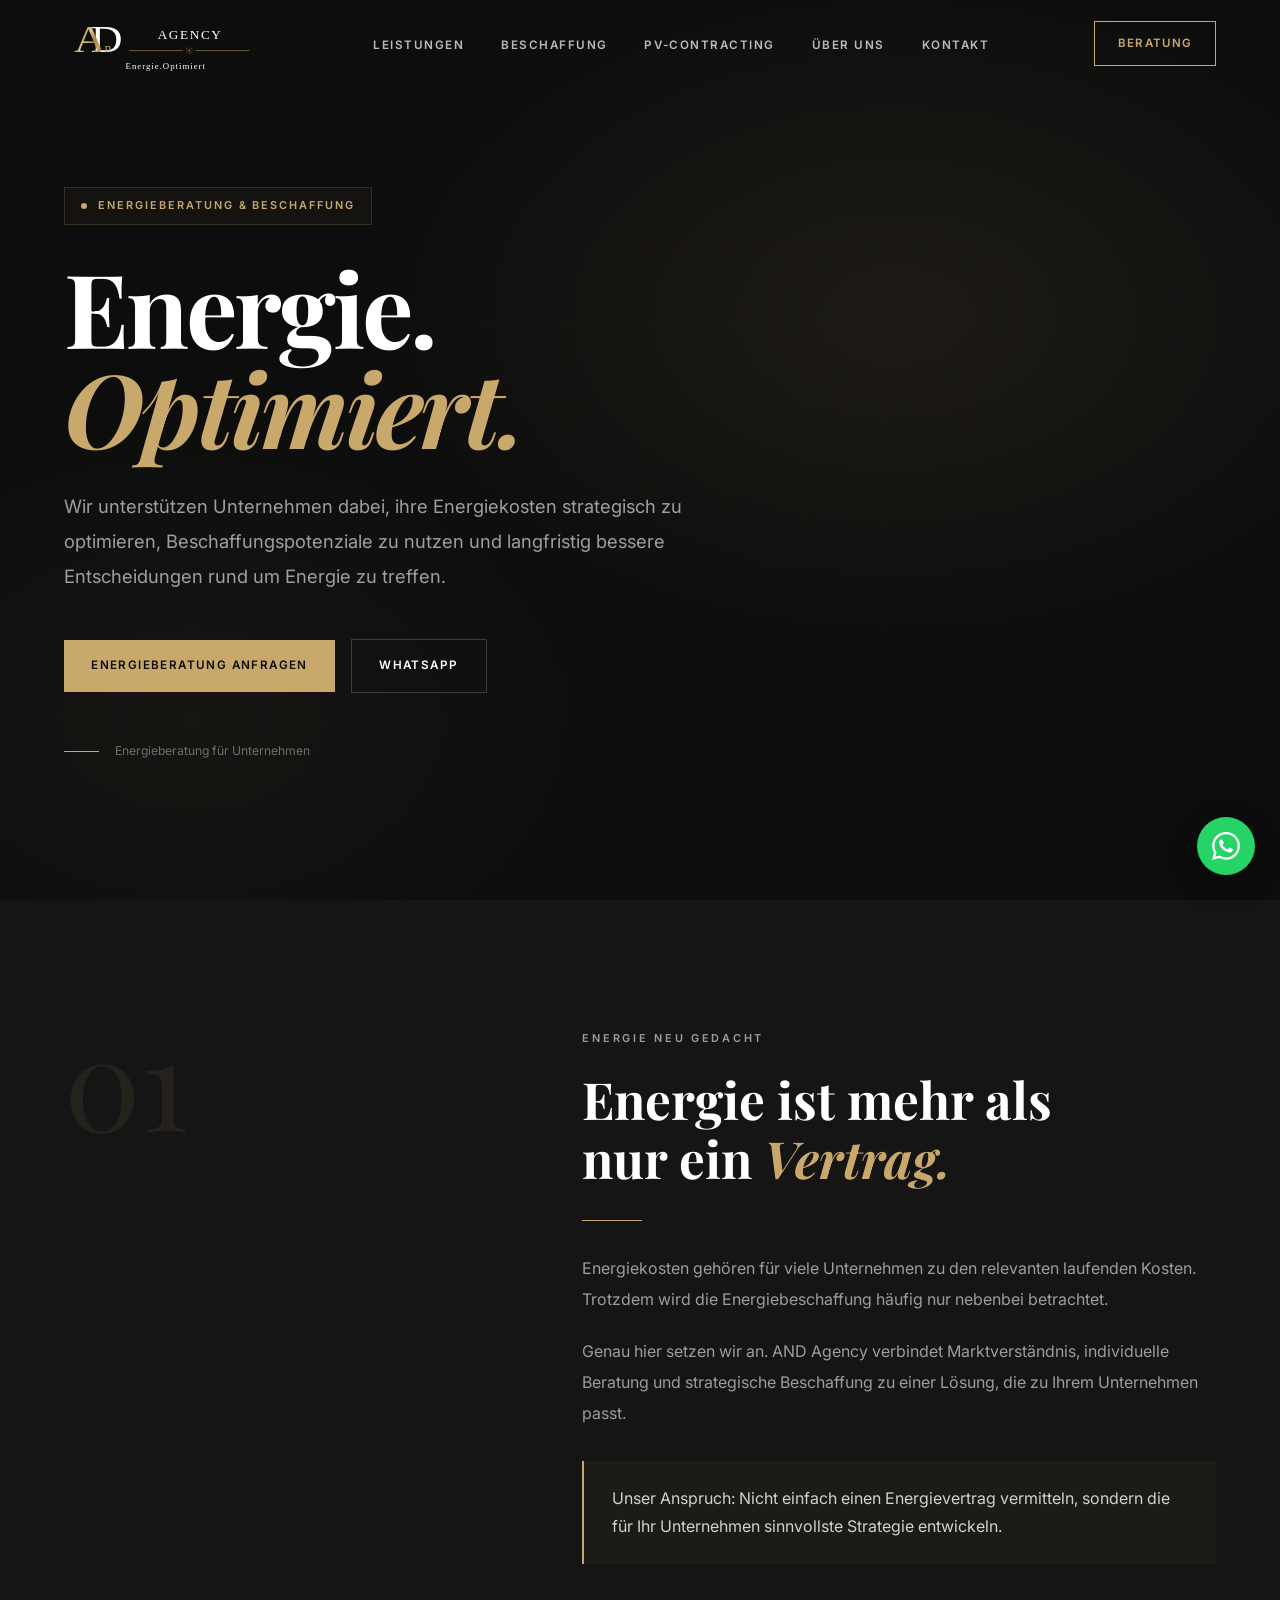
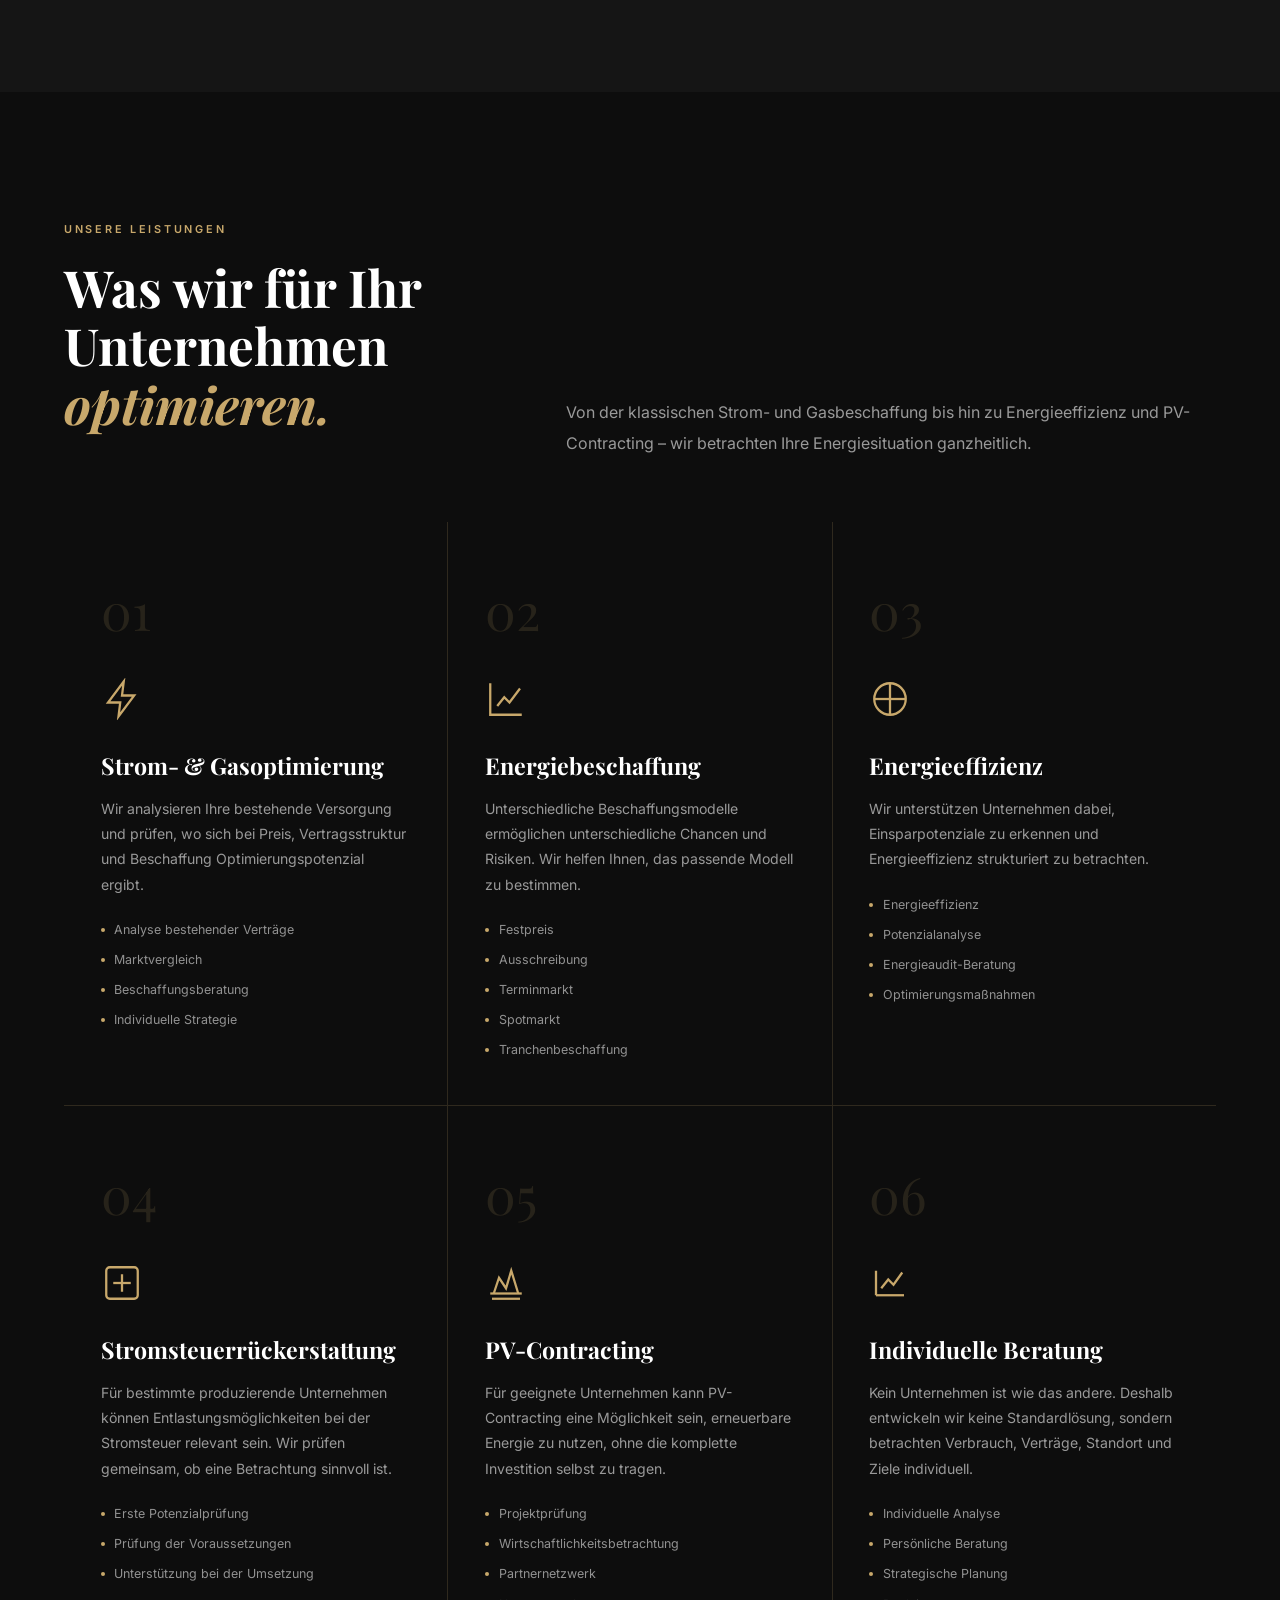
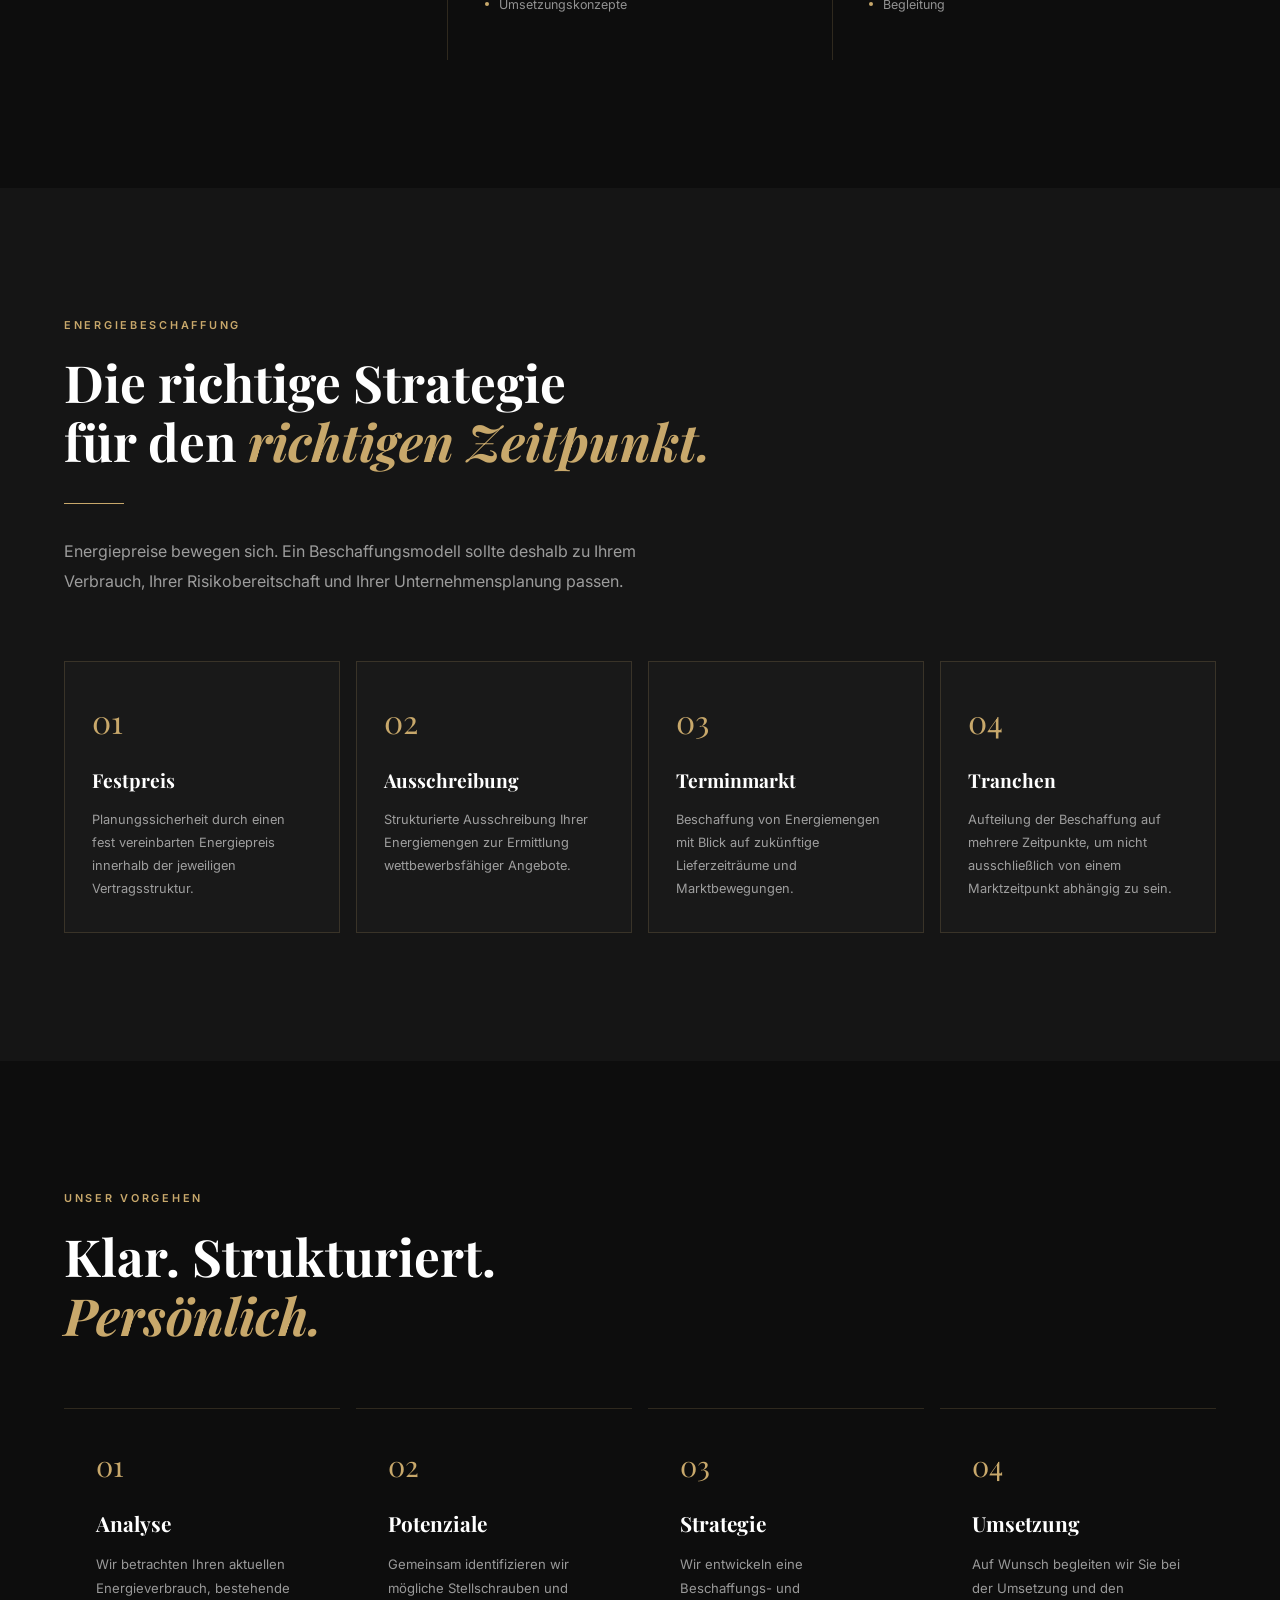
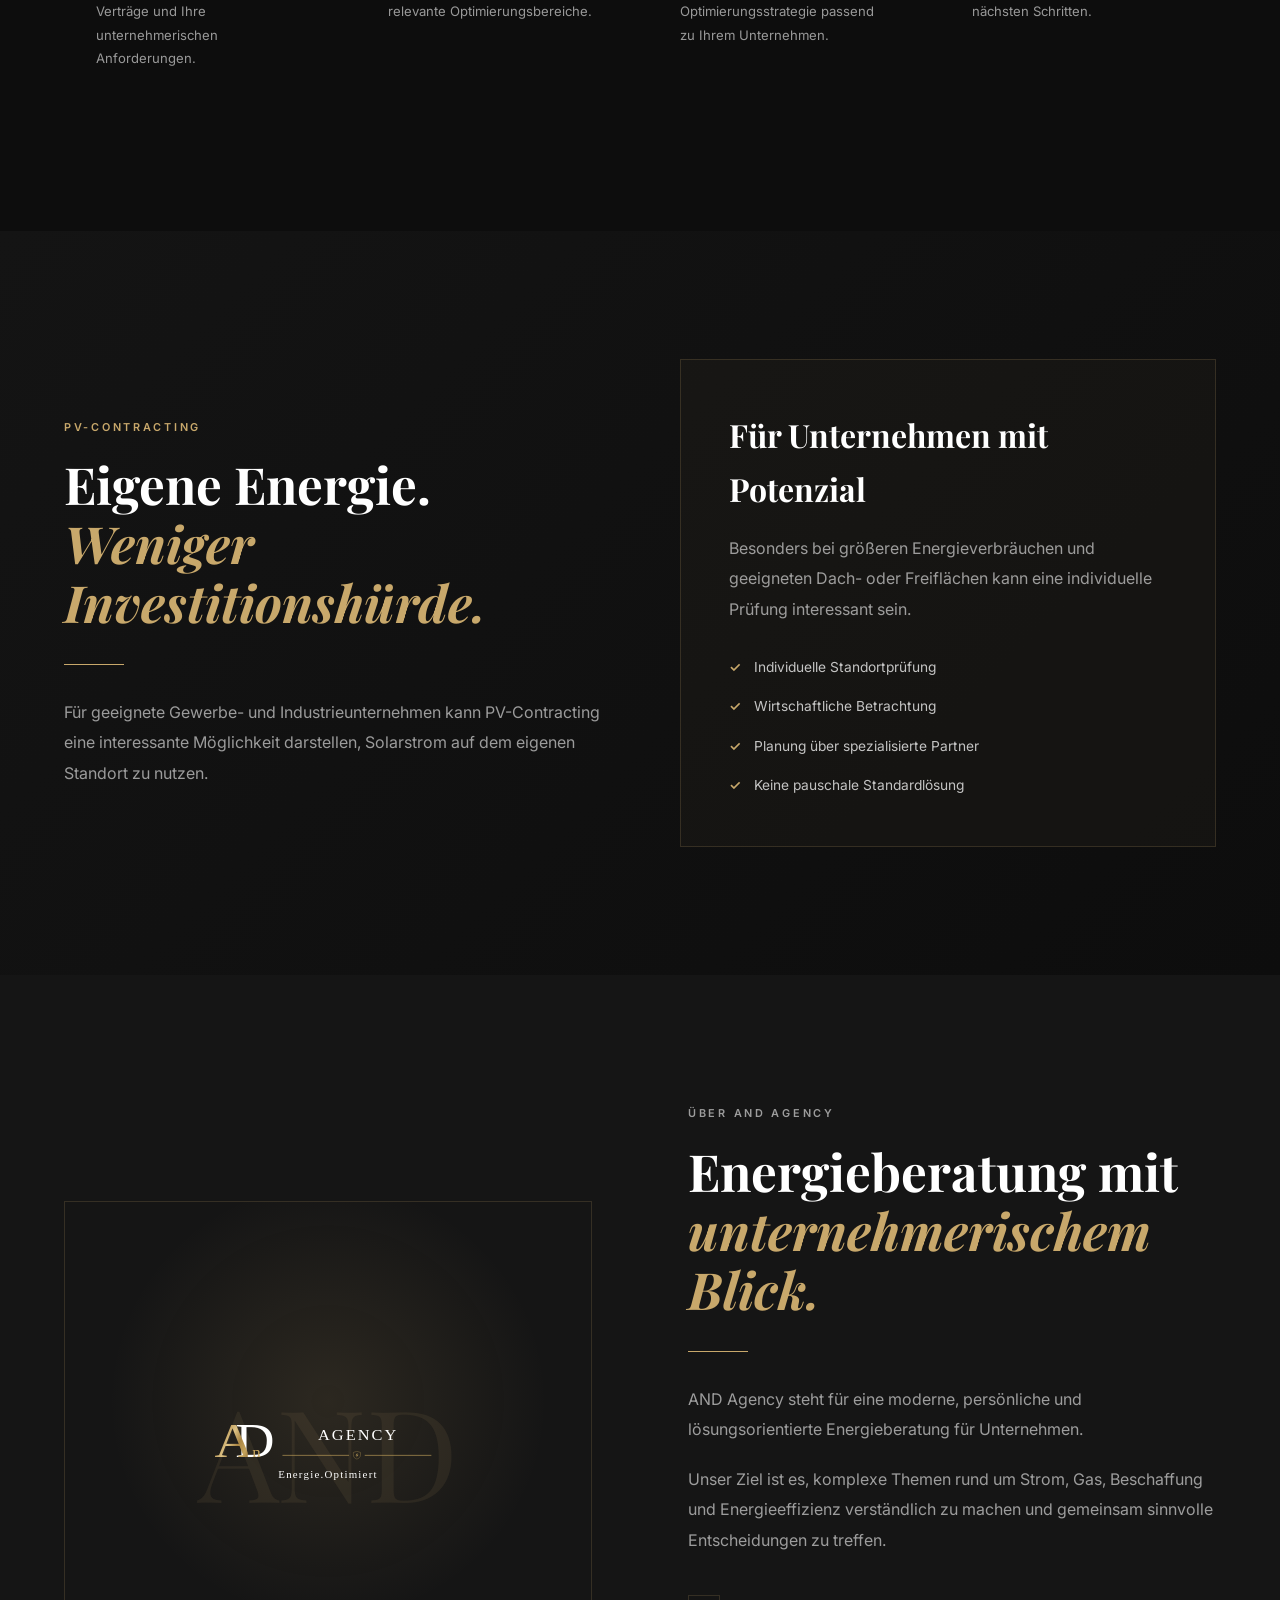
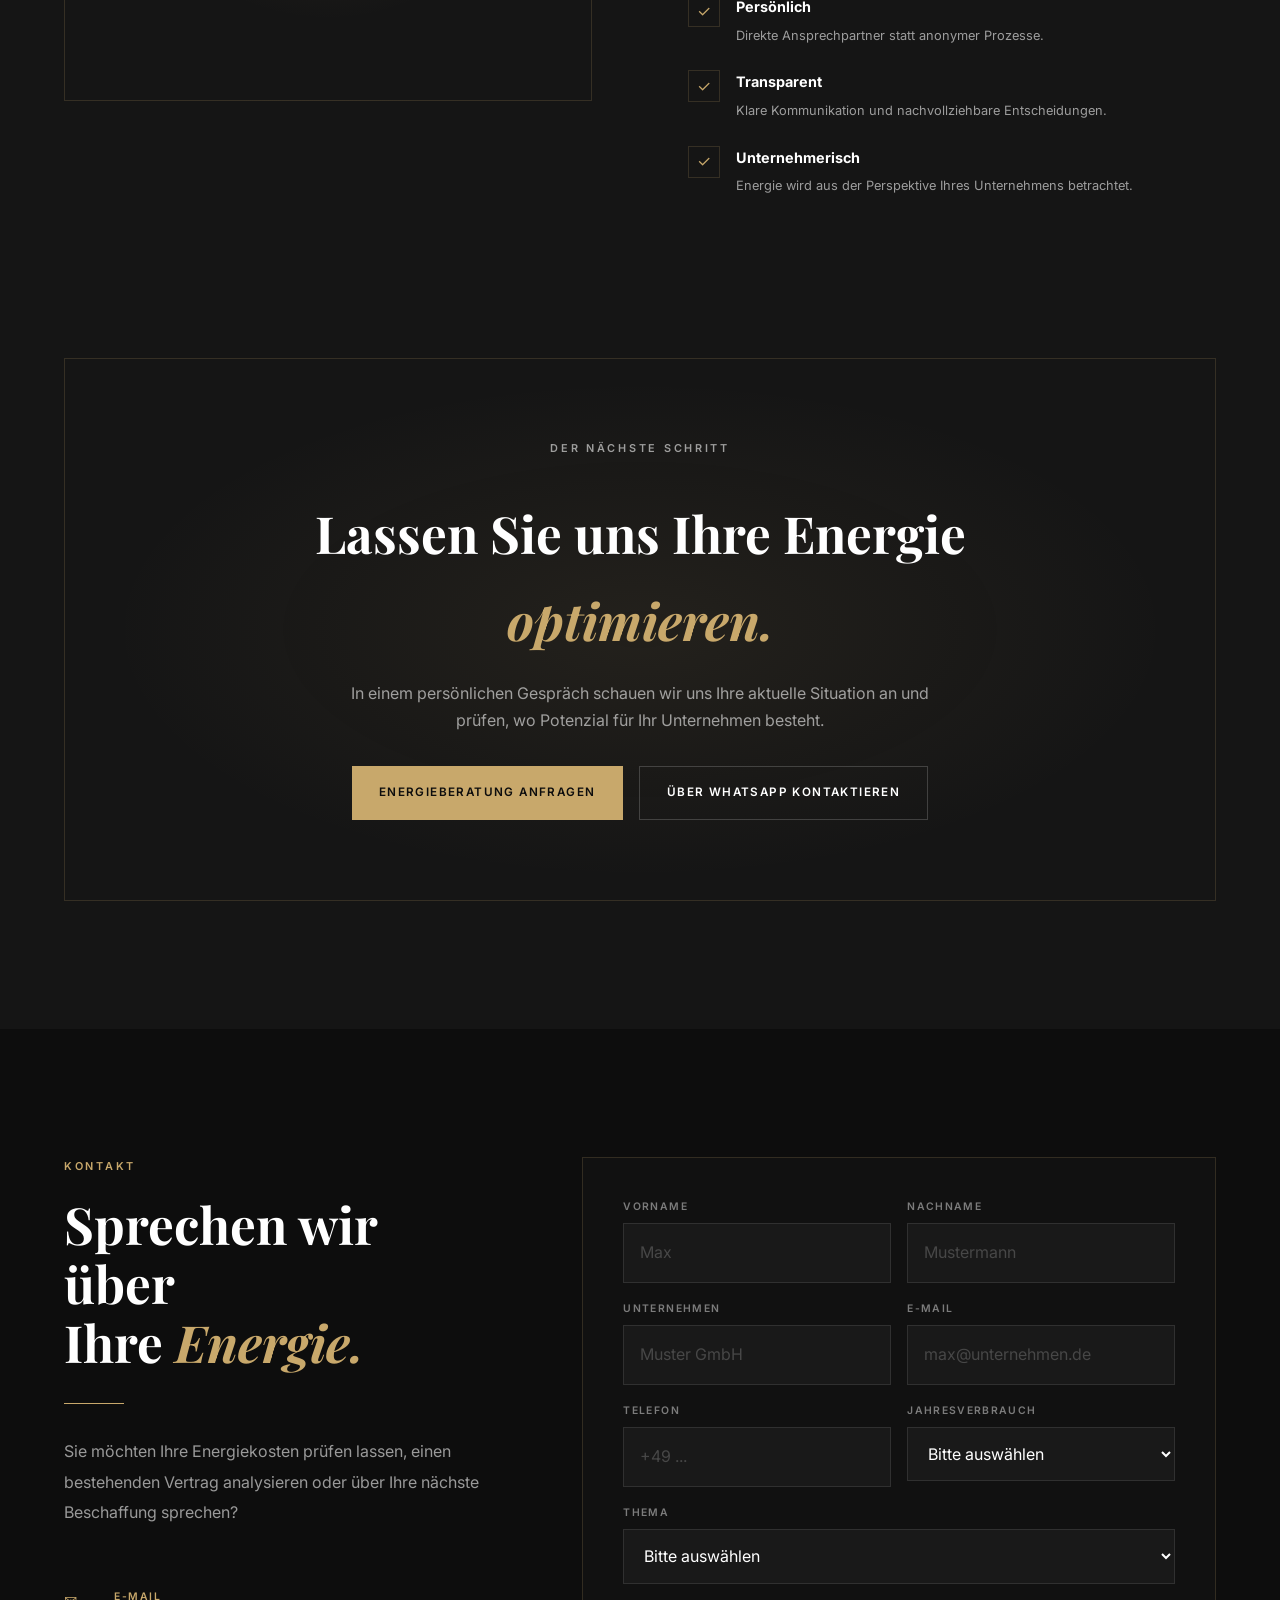
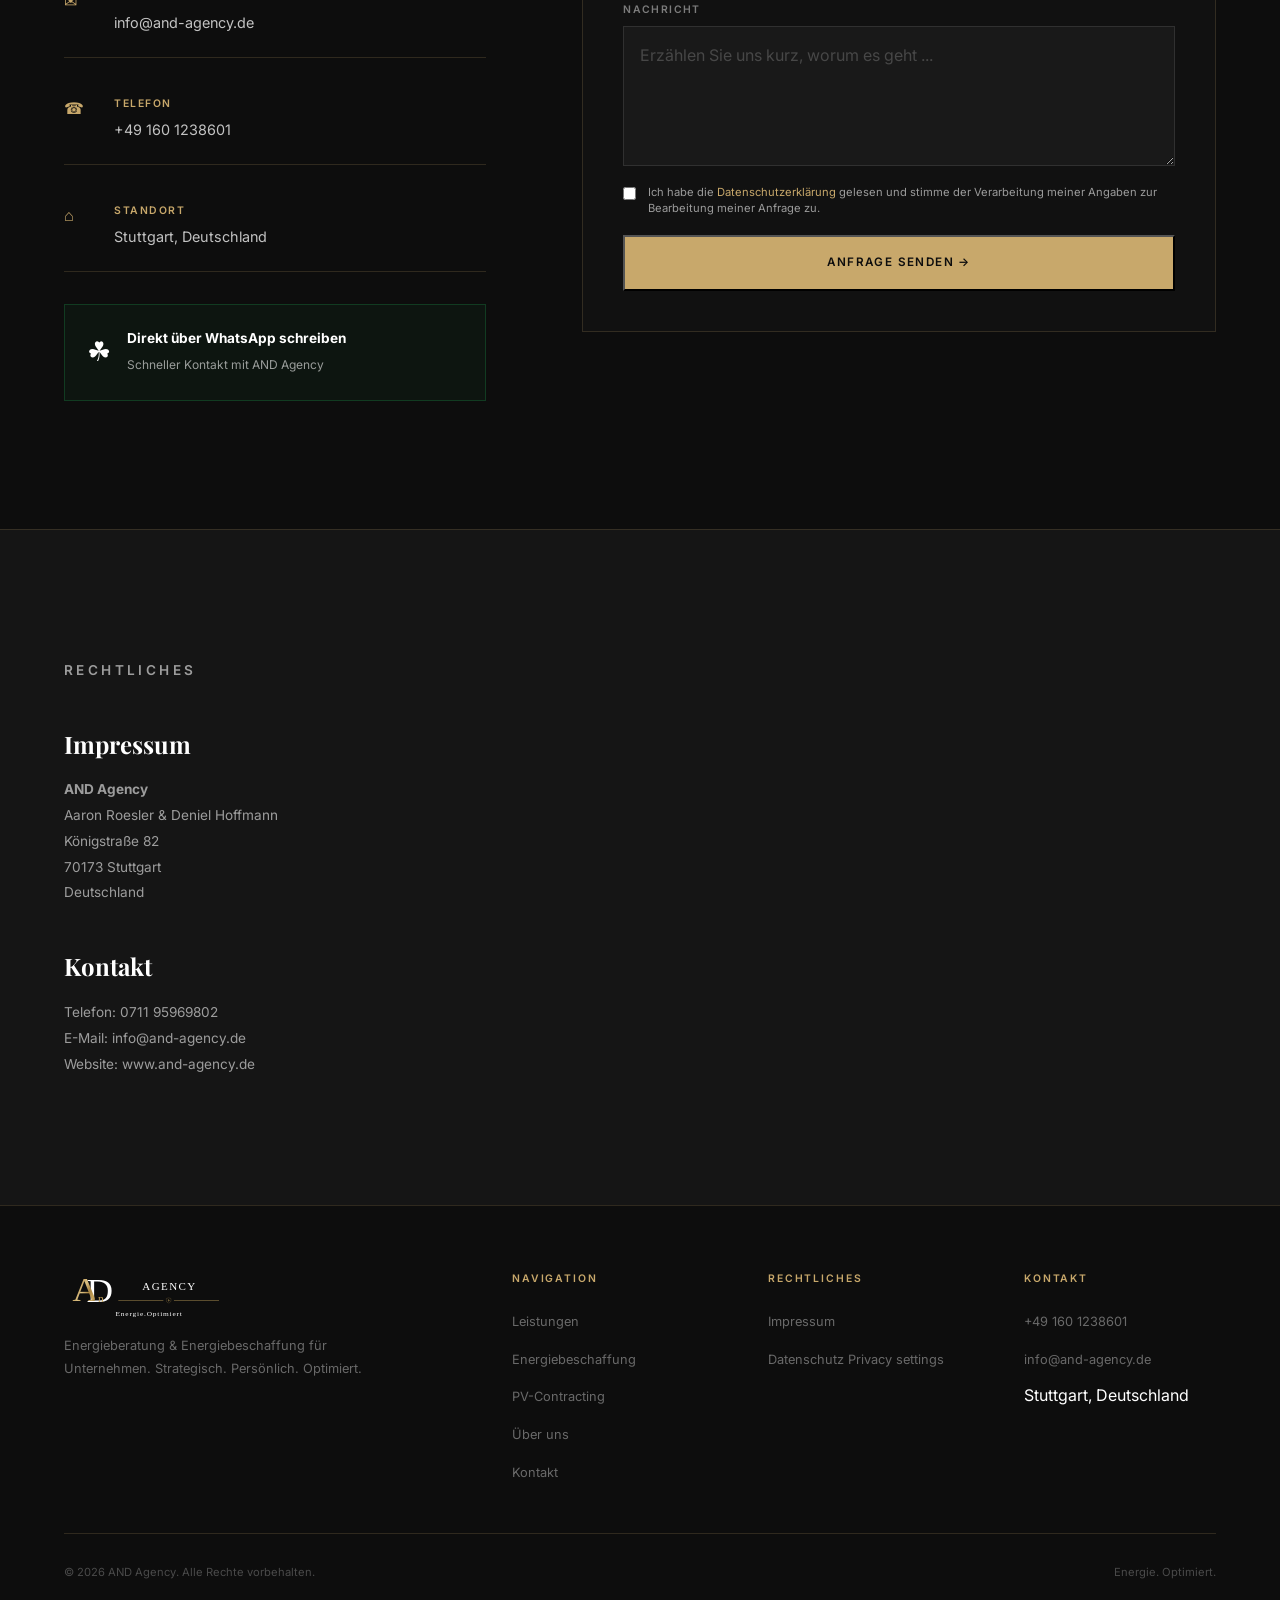
<file: index.html>
<!DOCTYPE html>
<html lang="de">
<head>
  <meta name="facebook-domain-verification" content="yjskyy716r5al3s9eonnuqzv3mqfjs" />  
  <meta charset="UTF-8">
  <link rel="stylesheet" href="/and-logo.css">  
  
  <script id="Cookiebot" src="https://consent.cookiebot.com/uc.js" data-cbid="b508d323-7251-4546-893b-2a08862531ed" data-blockingmode="auto" type="text/javascript"></script>

  <meta name="viewport" content="width=device-width, initial-scale=1.0">

  <title>Gewerbestrom & Energieberatung für Unternehmen | AnD Agency</title>

<meta
  name="description"
  content="Gewerbestrom vergleichen, Energiekosten optimieren und Energielösungen finden. AnD Agency unterstützt Unternehmen bei Strom, Gas, Energieeffizienz und PV-Contracting."
>

<meta name="robots" content="index, follow">
<meta name="theme-color" content="#0D0D0D">

<link rel="canonical" href="https://www.and-agency.de/">

<meta property="og:title" content="Gewerbestrom & Energieberatung für Unternehmen | AnD Agency">
<meta
  property="og:description"
  content="Gewerbestrom vergleichen, Energiekosten optimieren und passende Energielösungen für Unternehmen finden."
>
<meta property="og:type" content="website">
<meta property="og:url" content="https://www.and-agency.de/">

  <link rel="preconnect" href="https://fonts.googleapis.com">
  <link rel="preconnect" href="https://fonts.gstatic.com" crossorigin>

  <link
    href="https://fonts.googleapis.com/css2?family=Inter:wght@300;400;500;600;700&family=Playfair+Display:ital,wght@0,400;0,500;0,600;0,700;1,500;1,600&display=swap"
    rel="stylesheet"
  >

  <style>
    /* =========================================================
       RESET
    ========================================================= */

    *,
    *::before,
    *::after {
      box-sizing: border-box;
      margin: 0;
      padding: 0;
    }

    html {
      scroll-behavior: smooth;
      font-size: 16px;
    }

    body {
      background: #0D0D0D;
      color: #fff;
      font-family: "Inter", sans-serif;
      font-weight: 400;
      line-height: 1.7;
      overflow-x: hidden;
    }

    img {
      max-width: 100%;
    }

    a {
      color: inherit;
      text-decoration: none;
    }

    button,
    input,
    textarea,
    select {
      font: inherit;
    }

    ::selection {
      background: #C8A86B;
      color: #0D0D0D;
    }

    /* =========================================================
       VARIABLES
    ========================================================= */

    :root {
      --black: #0D0D0D;
      --black-2: #111111;
      --surface: #151515;
      --surface-2: #1A1A1A;

      --gold: #C8A86B;
      --gold-light: #E1C78F;
      --gold-dark: #A78445;

      --white: #FFFFFF;
      --muted: rgba(255,255,255,.58);
      --muted-2: rgba(255,255,255,.38);

      --border: rgba(200,168,107,.18);
      --border-white: rgba(255,255,255,.10);

      --container: 1200px;
    }

    /* =========================================================
       SCROLLBAR
    ========================================================= */

    ::-webkit-scrollbar {
      width: 5px;
    }

    ::-webkit-scrollbar-track {
      background: var(--black);
    }

    ::-webkit-scrollbar-thumb {
      background: var(--gold-dark);
    }

    /* =========================================================
       LOADER
    ========================================================= */

    #loader {
      position: fixed;
      inset: 0;
      background: var(--black);
      z-index: 9999;
      display: flex;
      align-items: center;
      justify-content: center;
      transition: opacity .7s ease, visibility .7s ease;
    }

    #loader.hidden {
      opacity: 0;
      visibility: hidden;
      pointer-events: none;
    }

    .loader-logo {
      font-family: "Playfair Display", serif;
      font-size: 3rem;
      color: var(--gold);
      letter-spacing: .25em;
      animation: pulse 1.5s infinite;
    }

    @keyframes pulse {
      0%, 100% {
        opacity: .4;
      }

      50% {
        opacity: 1;
      }
    }

    /* =========================================================
       NAVIGATION
    ========================================================= */

    nav {
      position: fixed;
      top: 0;
      left: 0;
      right: 0;
      z-index: 1000;

      padding: 1rem 5%;

      display: flex;
      align-items: center;
      justify-content: space-between;

      transition: .35s ease;
    }

    nav.scrolled {
      background: rgba(13,13,13,.92);
      backdrop-filter: blur(22px);
      border-bottom: 1px solid var(--border);

      padding-top: .7rem;
      padding-bottom: .7rem;
    }

    .nav-logo img {
      display: block;
      height: 90px;
      width: auto;
      object-fit: contain;
      transition: .3s ease;
    }

    nav.scrolled .nav-logo img {
      height: 70px;
    }

    .nav-links {
      list-style: none;

      display: flex;
      align-items: center;
      gap: 2.3rem;
    }

    .nav-links a {
      position: relative;

      color: rgba(255,255,255,.72);

      font-size: .73rem;
      font-weight: 600;
      letter-spacing: .13em;
      text-transform: uppercase;

      transition: .25s ease;
    }

    .nav-links a::after {
      content: "";

      position: absolute;
      left: 0;
      bottom: -7px;

      width: 0;
      height: 1px;

      background: var(--gold);

      transition: .3s ease;
    }

    .nav-links a:hover {
      color: #fff;
    }

    .nav-links a:hover::after {
      width: 100%;
    }

    .nav-cta {
      padding: .75rem 1.4rem;

      border: 1px solid var(--gold);
      color: var(--gold);

      font-size: .72rem;
      font-weight: 600;
      letter-spacing: .12em;
      text-transform: uppercase;

      transition: .3s ease;
    }

    .nav-cta:hover {
      background: var(--gold);
      color: var(--black);
    }

    .hamburger {
      display: none;

      width: 30px;
      height: 25px;

      flex-direction: column;
      justify-content: space-between;

      cursor: pointer;
    }

    .hamburger span {
      width: 100%;
      height: 1px;
      background: #fff;

      transition: .3s ease;
    }

    .hamburger.open span:nth-child(1) {
      transform: translateY(12px) rotate(45deg);
    }

    .hamburger.open span:nth-child(2) {
      opacity: 0;
    }

    .hamburger.open span:nth-child(3) {
      transform: translateY(-12px) rotate(-45deg);
    }

    .mobile-menu {
      position: fixed;
      inset: 0;

      background: rgba(13,13,13,.98);
      backdrop-filter: blur(20px);

      z-index: 999;

      display: flex;
      flex-direction: column;

      justify-content: center;

      padding: 8rem 8%;

      transform: translateX(100%);
      transition: .4s ease;
    }

    .mobile-menu.open {
      transform: translateX(0);
    }

    .mobile-menu a {
      font-family: "Playfair Display", serif;
      font-size: 2.1rem;

      padding: 1.3rem 0;

      border-bottom: 1px solid var(--border);

      color: #fff;
    }

    /* =========================================================
       GENERAL
    ========================================================= */

    .container {
      width: min(var(--container), 90%);
      margin: 0 auto;
    }

    section {
      padding: 8rem 0;
    }

    .eyebrow {
      color: var(--gold);

      font-size: .68rem;
      font-weight: 600;
      letter-spacing: .25em;
      text-transform: uppercase;

      margin-bottom: 1.2rem;
    }

    .section-title {
      font-family: "Playfair Display", serif;

      font-size: clamp(2.2rem, 4vw, 3.8rem);
      line-height: 1.15;

      margin-bottom: 1.5rem;
    }

    .section-title em {
      color: var(--gold);
      font-style: italic;
    }

    .section-description {
      max-width: 650px;

      color: var(--muted);

      font-size: 1rem;
      line-height: 1.9;
    }

    .gold-line {
      width: 60px;
      height: 1px;

      background: var(--gold);

      margin: 2rem 0;
    }

    /* =========================================================
       HERO
    ========================================================= */

    #hero {
      min-height: 100vh;

      position: relative;
      overflow: hidden;

      display: flex;
      align-items: center;

      padding: 10rem 0 7rem;
    }

    .hero-background {
      position: absolute;
      inset: 0;

      background:
        radial-gradient(
          ellipse 60% 55% at 70% 35%,
          rgba(200,168,107,.09),
          transparent 70%
        ),
        radial-gradient(
          ellipse 50% 50% at 15% 80%,
          rgba(200,168,107,.05),
          transparent 70%
        );
    }

    .hero-grid {
      position: absolute;
      inset: 0;

      opacity: .35;

      background-image:
        linear-gradient(
          rgba(200,168,107,.035) 1px,
          transparent 1px
        ),
        linear-gradient(
          90deg,
          rgba(200,168,107,.035) 1px,
          transparent 1px
        );

      background-size: 80px 80px;

      mask-image: radial-gradient(
        ellipse at center,
        black,
        transparent 75%
      );
    }

    .hero-content {
      position: relative;
      z-index: 2;

      max-width: 900px;
    }

    .hero-badge {
      display: inline-flex;
      align-items: center;
      gap: .7rem;

      padding: .55rem 1rem;

      border: 1px solid var(--border);

      color: var(--gold);

      background: rgba(200,168,107,.04);

      font-size: .68rem;
      font-weight: 600;
      letter-spacing: .18em;
      text-transform: uppercase;

      margin-bottom: 2rem;
    }

    .badge-dot {
      width: 6px;
      height: 6px;

      border-radius: 50%;

      background: var(--gold);
    }

    .hero-title {
      font-family: "Playfair Display", serif;

      font-size: clamp(3.5rem, 8vw, 7.5rem);
      line-height: .98;

      letter-spacing: -.03em;

      margin-bottom: 2rem;
    }

    .hero-title em {
      color: var(--gold);
      font-style: italic;
    }

    .hero-description {
      max-width: 650px;

      color: rgba(255,255,255,.6);

      font-size: clamp(1rem, 1.6vw, 1.15rem);

      line-height: 1.9;

      margin-bottom: 2.8rem;
    }

    .hero-buttons {
      display: flex;
      align-items: center;
      gap: 1rem;

      flex-wrap: wrap;
    }

    .btn {
      display: inline-flex;
      align-items: center;
      justify-content: center;
      gap: .7rem;

      padding: 1rem 1.7rem;

      font-size: .73rem;
      font-weight: 600;
      letter-spacing: .12em;
      text-transform: uppercase;

      transition: .3s ease;

      cursor: pointer;
    }

    .btn-primary {
      background: var(--gold);
      color: var(--black);
    }

    .btn-primary:hover {
      background: var(--gold-light);
      transform: translateY(-2px);
    }

    .btn-outline {
      border: 1px solid rgba(255,255,255,.18);
      color: #fff;
    }

    .btn-outline:hover {
      border-color: var(--gold);
      color: var(--gold);
    }

    .hero-note {
      margin-top: 3rem;

      display: flex;
      align-items: center;
      gap: 1rem;

      color: var(--muted-2);

      font-size: .76rem;
    }

    .hero-note-line {
      width: 35px;
      height: 1px;
      background: var(--gold);
    }

    /* =========================================================
       INTRO
    ========================================================= */

    #intro {
      background: var(--surface);
    }

    .intro-grid {
      display: grid;
      grid-template-columns: .8fr 1.2fr;
      gap: 6rem;
      align-items: start;
    }

    .intro-number {
      font-family: "Playfair Display", serif;

      font-size: 8rem;

      line-height: .8;

      color: rgba(200,168,107,.09);
    }

    .intro-text p {
      color: var(--muted);

      line-height: 1.95;

      margin-bottom: 1.3rem;
    }

    .intro-highlight {
      margin-top: 2rem;

      padding: 1.5rem 1.7rem;

      border-left: 2px solid var(--gold);

      background: rgba(200,168,107,.04);

      color: rgba(255,255,255,.8);
    }

    /* =========================================================
       LEISTUNGEN
    ========================================================= */

    #leistungen {
      background: var(--black);
    }

    .services-header {
      display: flex;
      justify-content: space-between;
      align-items: end;

      gap: 3rem;

      margin-bottom: 4rem;
    }

    .services-grid {
      display: grid;

      grid-template-columns: repeat(3, 1fr);

      gap: 1px;

      background: var(--border);
    }

    .service-card {
      position: relative;

      background: var(--black);

      padding: 2.8rem 2.3rem;

      min-height: 360px;

      transition: .4s ease;
    }

    .service-card:hover {
      background: #121212;
    }

    .service-card::before {
      content: "";

      position: absolute;

      top: 0;
      left: 0;

      width: 0;
      height: 2px;

      background: var(--gold);

      transition: .4s ease;
    }

    .service-card:hover::before {
      width: 100%;
    }

    .service-number {
      font-family: "Playfair Display", serif;

      font-size: 3.2rem;

      color: rgba(200,168,107,.14);

      margin-bottom: 1.5rem;
    }

    .service-icon {
      width: 42px;
      height: 42px;

      margin-bottom: 1.4rem;

      color: var(--gold);
    }

    .service-card h3 {
      font-family: "Playfair Display", serif;

      font-size: 1.45rem;

      line-height: 1.25;

      margin-bottom: 1rem;
    }

    .service-card p {
      color: var(--muted);

      font-size: .88rem;

      line-height: 1.8;

      margin-bottom: 1.4rem;
    }

    .service-list {
      list-style: none;

      display: flex;
      flex-direction: column;

      gap: .55rem;
    }

    .service-list li {
      color: rgba(255,255,255,.55);

      font-size: .78rem;

      display: flex;
      align-items: center;
      gap: .6rem;
    }

    .service-list li::before {
      content: "";

      width: 4px;
      height: 4px;

      border-radius: 50%;

      background: var(--gold);

      flex-shrink: 0;
    }

    /* =========================================================
       BESCHAFFUNG
    ========================================================= */

    #beschaffung {
      background: var(--surface);
    }

    .procurement-grid {
      margin-top: 4rem;

      display: grid;

      grid-template-columns: repeat(4, 1fr);

      gap: 1rem;
    }

    .procurement-card {
      padding: 2rem 1.7rem;

      border: 1px solid var(--border);

      background: rgba(255,255,255,.015);

      transition: .3s ease;
    }

    .procurement-card:hover {
      border-color: rgba(200,168,107,.45);

      transform: translateY(-4px);
    }

    .procurement-card span {
      color: var(--gold);

      font-family: "Playfair Display", serif;

      font-size: 2rem;
    }

    .procurement-card h3 {
      margin: 1rem 0 .7rem;

      font-family: "Playfair Display", serif;

      font-size: 1.2rem;
    }

    .procurement-card p {
      color: var(--muted);

      font-size: .8rem;

      line-height: 1.8;
    }

    /* =========================================================
       PROCESS
    ========================================================= */

    #prozess {
      background: var(--black);
    }

    .process-grid {
      margin-top: 4rem;

      display: grid;

      grid-template-columns: repeat(4, 1fr);

      gap: 1rem;
    }

    .process-step {
      padding: 2rem;

      border-top: 1px solid var(--border);
    }

    .process-step-number {
      color: var(--gold);

      font-family: "Playfair Display", serif;

      font-size: 1.8rem;
    }

    .process-step h3 {
      margin: 1rem 0 .7rem;

      font-family: "Playfair Display", serif;

      font-size: 1.3rem;
    }

    .process-step p {
      color: var(--muted);

      font-size: .82rem;

      line-height: 1.8;
    }

    /* =========================================================
       PV
    ========================================================= */

    #pv {
      position: relative;

      background:
        linear-gradient(
          135deg,
          #141414,
          #0D0D0D
        );
    }

    .pv-grid {
      display: grid;

      grid-template-columns: 1fr 1fr;

      gap: 5rem;

      align-items: center;
    }

    .pv-box {
      border: 1px solid var(--border);

      padding: 3rem;

      background: rgba(200,168,107,.035);
    }

    .pv-box h3 {
      font-family: "Playfair Display", serif;

      font-size: 2rem;

      margin-bottom: 1rem;
    }

    .pv-box p {
      color: var(--muted);

      line-height: 1.9;
    }

    .pv-points {
      list-style: none;

      margin-top: 2rem;

      display: grid;

      gap: 1rem;
    }

    .pv-points li {
      display: flex;

      gap: .8rem;

      color: rgba(255,255,255,.75);

      font-size: .86rem;
    }

    .pv-points li::before {
      content: "✓";

      color: var(--gold);

      font-weight: 600;
    }

    /* =========================================================
       ABOUT
    ========================================================= */

    #ueber-uns {
      background: var(--surface);
    }

    .about-grid {
      display: grid;

      grid-template-columns: 1fr 1fr;

      gap: 6rem;

      align-items: center;
    }

    .about-visual {
      min-height: 500px;

      border: 1px solid var(--border);

      background:
        radial-gradient(
          circle at 50% 40%,
          rgba(200,168,107,.13),
          transparent 55%
        );

      display: flex;

      align-items: center;
      justify-content: center;

      position: relative;
    }

    .about-visual::before {
      content: "AND";

      font-family: "Playfair Display", serif;

      font-size: 8rem;

      color: rgba(200,168,107,.09);

      position: absolute;
    }

    .about-logo {
      position: relative;
      z-index: 2;

      max-width: 65%;

      opacity: .95;
    }

    .about-copy p {
      color: var(--muted);

      line-height: 1.9;

      margin-bottom: 1.2rem;
    }

    .values {
      margin-top: 2.5rem;

      display: grid;

      gap: 1.4rem;
    }

    .value {
      display: flex;

      gap: 1rem;

      align-items: flex-start;
    }

    .value-icon {
      width: 32px;
      height: 32px;

      border: 1px solid var(--border);

      color: var(--gold);

      display: flex;

      align-items: center;
      justify-content: center;

      flex-shrink: 0;
    }

    .value h4 {
      margin-bottom: .25rem;

      font-size: .9rem;
    }

    .value p {
      margin: 0;

      font-size: .8rem;
    }

    /* =========================================================
       CTA
    ========================================================= */

    .cta-section {
      padding: 2rem 0 8rem;

      background: var(--surface);
    }

    .cta-box {
      position: relative;

      overflow: hidden;

      border: 1px solid var(--border);

      padding: 5rem 3rem;

      text-align: center;

      background:
        radial-gradient(
          ellipse at center,
          rgba(200,168,107,.08),
          transparent 65%
        );
    }

    .cta-box h2 {
      position: relative;

      font-family: "Playfair Display", serif;

      font-size: clamp(2.2rem, 4vw, 4rem);

      margin-bottom: 1rem;
    }

    .cta-box h2 em {
      color: var(--gold);
    }

    .cta-box p {
      position: relative;

      max-width: 600px;

      margin: 0 auto 2rem;

      color: var(--muted);
    }

    .cta-buttons {
      position: relative;

      display: flex;

      justify-content: center;

      gap: 1rem;

      flex-wrap: wrap;
    }

    /* =========================================================
       KONTAKT
    ========================================================= */

    #kontakt {
      background: var(--black);
    }

    .contact-grid {
      display: grid;

      grid-template-columns: .8fr 1.2fr;

      gap: 6rem;

      align-items: start;
    }

    .contact-items {
      margin-top: 2.5rem;

      display: grid;

      gap: 1rem;
    }

    .contact-item {
      padding: 1.3rem 0;

      border-bottom: 1px solid var(--border);

      display: flex;

      gap: 1rem;
    }

    .contact-item-icon {
      color: var(--gold);

      width: 34px;

      flex-shrink: 0;
    }

    .contact-item small {
      display: block;

      color: var(--gold);

      font-size: .65rem;

      font-weight: 600;

      letter-spacing: .15em;

      text-transform: uppercase;

      margin-bottom: .2rem;
    }

    .contact-item a,
    .contact-item span {
      color: rgba(255,255,255,.75);

      font-size: .9rem;
    }

    .whatsapp-card {
      display: flex;

      align-items: center;

      gap: 1rem;

      margin-top: 2rem;

      padding: 1.4rem;

      border: 1px solid rgba(37,211,102,.2);

      background: rgba(37,211,102,.04);

      transition: .3s ease;
    }

    .whatsapp-card:hover {
      background: rgba(37,211,102,.08);
    }

    .whatsapp-icon {
      font-size: 1.7rem;
    }

    .whatsapp-card strong {
      display: block;

      font-size: .85rem;
    }

    .whatsapp-card span {
      color: var(--muted);

      font-size: .75rem;
    }

    /* =========================================================
       FORM
    ========================================================= */

    .contact-form {
      display: flex;

      flex-direction: column;

      gap: 1.1rem;

      padding: 2.5rem;

      border: 1px solid var(--border);

      background: rgba(255,255,255,.015);
    }

    .form-row {
      display: grid;

      grid-template-columns: 1fr 1fr;

      gap: 1rem;
    }

    .form-group {
      display: flex;

      flex-direction: column;

      gap: .45rem;
    }

    .form-label {
      color: rgba(255,255,255,.45);

      font-size: .65rem;

      font-weight: 600;

      letter-spacing: .13em;

      text-transform: uppercase;
    }

    .form-input,
    .form-select,
    .form-textarea {
      width: 100%;

      border: 1px solid rgba(255,255,255,.1);

      outline: none;

      background: rgba(255,255,255,.035);

      color: #fff;

      padding: .95rem 1rem;

      transition: .25s ease;
    }

    .form-select option {
      background: #151515;
      color: #fff;
    }

    .form-input:focus,
    .form-select:focus,
    .form-textarea:focus {
      border-color: var(--gold);
    }

    .form-input::placeholder,
    .form-textarea::placeholder {
      color: rgba(255,255,255,.2);
    }

    .form-textarea {
      min-height: 140px;

      resize: vertical;
    }

    .form-check {
      display: flex;

      align-items: flex-start;

      gap: .7rem;

      color: var(--muted);

      font-size: .7rem;

      line-height: 1.5;
    }

    .form-check input {
      margin-top: .2rem;
    }

    .form-check a {
      color: var(--gold);
    }

    .form-status {
      display: none;

      padding: 1rem;

      border: 1px solid var(--border);

      color: var(--gold);

      font-size: .8rem;
    }

    /* =========================================================
       LEGAL
    ========================================================= */

    .legal {
      background: var(--surface);

      border-top: 1px solid var(--border);
    }

    .legal-content {
      max-width: 850px;
    }

    .legal-content h2 {
      font-family: "Playfair Display", serif;

      font-size: 1.5rem;

      margin: 2.5rem 0 .8rem;
    }

    .legal-content p,
    .legal-content li {
      color: var(--muted);

      font-size: .85rem;

      line-height: 1.9;
    }

    .legal-content ul {
      padding-left: 1.3rem;
    }

    /* =========================================================
       FOOTER
    ========================================================= */

    footer {
      padding: 4rem 0 2rem;

      background: var(--black);

      border-top: 1px solid var(--border);
    }

    .footer-grid {
      display: grid;

      grid-template-columns: 2fr 1fr 1fr 1fr;

      gap: 4rem;

      padding-bottom: 3rem;
    }

    .footer-logo {
      height: 75px;

      width: auto;

      margin-bottom: 1rem;
    }

    .footer-description {
      max-width: 300px;

      color: var(--muted-2);

      font-size: .8rem;

      line-height: 1.8;
    }

    .footer-title {
      color: var(--gold);

      font-size: .65rem;

      font-weight: 600;

      letter-spacing: .18em;

      text-transform: uppercase;

      margin-bottom: 1.2rem;
    }

    .footer-links {
      list-style: none;

      display: grid;

      gap: .65rem;
    }

    .footer-links a {
      color: var(--muted-2);

      font-size: .8rem;

      transition: .25s ease;
    }

    .footer-links a:hover {
      color: #fff;
    }

    .footer-bottom {
      padding-top: 1.8rem;

      border-top: 1px solid var(--border);

      display: flex;

      justify-content: space-between;

      gap: 1rem;

      flex-wrap: wrap;

      color: rgba(255,255,255,.25);

      font-size: .7rem;
    }

    /* =========================================================
       FLOATING WHATSAPP
    ========================================================= */

    .floating-whatsapp {
      position: fixed;

      right: 25px;
      bottom: 25px;

      width: 58px;
      height: 58px;

      border-radius: 50%;

      background: #25D366;

      display: flex;

      align-items: center;
      justify-content: center;

      z-index: 900;

      box-shadow: 0 10px 30px rgba(0,0,0,.3);

      transition: .3s ease;
    }

    .floating-whatsapp:hover {
      transform: translateY(-4px) scale(1.04);
    }

    .floating-whatsapp svg {
      width: 28px;

      fill: #fff;
    }

    /* =========================================================
       ANIMATION
    ========================================================= */

    .reveal {
      opacity: 0;

      transform: translateY(25px);

      transition:
        opacity .7s ease,
        transform .7s ease;
    }

    .reveal.visible {
      opacity: 1;

      transform: translateY(0);
    }

    /* =========================================================
       RESPONSIVE
    ========================================================= */

    @media (max-width: 1000px) {

      .nav-links,
      .nav-cta {
        display: none;
      }

      .hamburger {
        display: flex;
      }

      .services-grid {
        grid-template-columns: 1fr 1fr;
      }

      .procurement-grid,
      .process-grid {
        grid-template-columns: 1fr 1fr;
      }

      .intro-grid,
      .about-grid,
      .pv-grid,
      .contact-grid {
        grid-template-columns: 1fr;
        gap: 3rem;
      }

      .intro-number {
        display: none;
      }

      .footer-grid {
        grid-template-columns: 1fr 1fr;
      }
    }

    @media (max-width: 650px) {

      section {
        padding: 5.5rem 0;
      }

      .nav-logo img {
        height: 70px;
      }

      nav.scrolled .nav-logo img {
        height: 58px;
      }

      .hero-title {
        font-size: clamp(3rem, 15vw, 5rem);
      }

      .hero-description {
        font-size: .95rem;
      }

      .hero-buttons {
        flex-direction: column;

        align-items: stretch;
      }

      .btn {
        width: 100%;
      }

      .services-header {
        display: block;
      }

      .services-grid,
      .procurement-grid,
      .process-grid,
      .footer-grid {
        grid-template-columns: 1fr;
      }

      .form-row {
        grid-template-columns: 1fr;
      }

      .contact-form {
        padding: 1.5rem;
      }

      .about-visual {
        min-height: 350px;
      }

      .pv-box {
        padding: 2rem;
      }

      .cta-box {
        padding: 3rem 1.5rem;
      }

      .footer-bottom {
        flex-direction: column;
      }

      .floating-whatsapp {
        width: 52px;
        height: 52px;

        right: 18px;
        bottom: 18px;
      }
    }
  </style>
</head>

<body>

<!-- =========================================================
     LOADER
========================================================= -->

<div id="loader">
  <div class="loader-logo">AND</div>
</div>


<!-- =========================================================
     NAVIGATION
========================================================= -->

<nav id="navbar">

  <a href="#hero" class="nav-logo">
  <div class="and-logo-slot and-logo-slot--nav">
    <div class="and-logo" role="img" aria-label="AND Agency – Energie.Optimiert">
      <div class="and-logo__main">
        <div class="and-logo__symbol">
          <span class="and-logo__a">A</span>
          <span class="and-logo__d-wrap">
            <span class="and-logo__d">D</span>
            <span class="and-logo__d-cut"></span>
            <span class="and-logo__n">n</span>
          </span>
        </div>
        <div class="and-logo__agency-block">
          <div class="and-logo__agency">AGENCY</div>
          <div class="and-logo__rule">
            <span class="and-logo__rule-line"></span>
            <svg class="and-logo__shield" viewBox="0 0 32 36" aria-hidden="true">
              <path d="M16 2 L29 7 V17 C29 25 23 31 16 34 C9 31 3 25 3 17 V7 Z" fill="none" stroke="#C6A45C" stroke-width="1.5"/>
              <path d="M18 8 L11 19 H16 L14 27 L22 16 H17 Z" fill="#C6A45C"/>
            </svg>
            <span class="and-logo__rule-line"></span>
          </div>
        </div>
      </div>
      <div class="and-logo__claim">Energie.Optimiert</div>
    </div>
  </div>
</a>

  <ul class="nav-links">
    <li><a href="#leistungen">Leistungen</a></li>
    <li><a href="#beschaffung">Beschaffung</a></li>
    <li><a href="#pv">PV-Contracting</a></li>
    <li><a href="#ueber-uns">Über uns</a></li>
    <li><a href="#kontakt">Kontakt</a></li>
  </ul>

  <a
    href="#kontakt"
    class="nav-cta"
  >
    Beratung
  </a>

  <div class="hamburger" id="hamburger">
    <span></span>
    <span></span>
    <span></span>
  </div>

</nav>


<!-- =========================================================
     MOBILE MENU
========================================================= -->

<div class="mobile-menu" id="mobileMenu">

  <a href="#leistungen">Leistungen</a>
  <a href="#beschaffung">Beschaffung</a>
  <a href="#pv">PV-Contracting</a>
  <a href="#ueber-uns">Über uns</a>
  <a href="#kontakt">Kontakt</a>

</div>


<!-- =========================================================
     HERO
========================================================= -->

<section id="hero">

  <div class="hero-background"></div>
  <div class="hero-grid"></div>

  <div class="container">

    <div class="hero-content">

      <div class="hero-badge">
        <span class="badge-dot"></span>
        Energieberatung & Beschaffung
      </div>

      <h1 class="hero-title">
        Energie.<br>
        <em>Optimiert.</em>
      </h1>

      <p class="hero-description">
        Wir unterstützen Unternehmen dabei, ihre Energiekosten
        strategisch zu optimieren, Beschaffungspotenziale zu nutzen
        und langfristig bessere Entscheidungen rund um Energie zu treffen.
      </p>

      <div class="hero-buttons">

        <a
          href="#kontakt"
          class="btn btn-primary"
        >
          Energieberatung anfragen
        </a>

        <a
          href="https://wa.me/491601238601"
          target="_blank"
          rel="noopener noreferrer"
          class="btn btn-outline"
        >
          WhatsApp
        </a>

      </div>

      <div class="hero-note">
        <span class="hero-note-line"></span>
        Energieberatung für Unternehmen
      </div>

    </div>

  </div>

</section>


<!-- =========================================================
     INTRO
========================================================= -->

<section id="intro">

  <div class="container">

    <div class="intro-grid">

      <div class="reveal">
        <div class="intro-number">01</div>
      </div>

      <div class="intro-text reveal">

        <p class="eyebrow">
          Energie neu gedacht
        </p>

        <h2 class="section-title">
          Energie ist mehr als<br>
          nur ein <em>Vertrag.</em>
        </h2>

        <div class="gold-line"></div>

        <p>
          Energiekosten gehören für viele Unternehmen zu den
          relevanten laufenden Kosten. Trotzdem wird die
          Energiebeschaffung häufig nur nebenbei betrachtet.
        </p>

        <p>
          Genau hier setzen wir an. AND Agency verbindet
          Marktverständnis, individuelle Beratung und strategische
          Beschaffung zu einer Lösung, die zu Ihrem Unternehmen passt.
        </p>

        <div class="intro-highlight">
          Unser Anspruch: Nicht einfach einen Energievertrag vermitteln,
          sondern die für Ihr Unternehmen sinnvollste Strategie entwickeln.
        </div>

      </div>

    </div>

  </div>

</section>


<!-- =========================================================
     LEISTUNGEN
========================================================= -->

<section id="leistungen">

  <div class="container">

    <div class="services-header reveal">

      <div>
        <p class="eyebrow">Unsere Leistungen</p>

        <h2 class="section-title">
          Was wir für Ihr<br>
          Unternehmen <em>optimieren.</em>
        </h2>
      </div>

      <p class="section-description">
        Von der klassischen Strom- und Gasbeschaffung bis hin zu
        Energieeffizienz und PV-Contracting – wir betrachten Ihre
        Energiesituation ganzheitlich.
      </p>

    </div>


    <div class="services-grid">

      <!-- 01 -->

      <article class="service-card reveal">

        <div class="service-number">01</div>

        <svg
          class="service-icon"
          viewBox="0 0 24 24"
          fill="none"
          stroke="currentColor"
          stroke-width="1.3"
        >
          <path d="M13 2L4 14h7l-1 8 9-12h-7l1-8z"/>
        </svg>

        <h3>
          Strom- & Gasoptimierung
        </h3>

        <p>
          Wir analysieren Ihre bestehende Versorgung und prüfen,
          wo sich bei Preis, Vertragsstruktur und Beschaffung
          Optimierungspotenzial ergibt.
        </p>

        <ul class="service-list">
          <li>Analyse bestehender Verträge</li>
          <li>Marktvergleich</li>
          <li>Beschaffungsberatung</li>
          <li>Individuelle Strategie</li>
        </ul>

      </article>


      <!-- 02 -->

      <article class="service-card reveal">

        <div class="service-number">02</div>

        <svg
          class="service-icon"
          viewBox="0 0 24 24"
          fill="none"
          stroke="currentColor"
          stroke-width="1.3"
        >
          <path d="M3 3v18h18"/>
          <path d="M7 16l4-5 3 3 6-8"/>
        </svg>

        <h3>
          Energiebeschaffung
        </h3>

        <p>
          Unterschiedliche Beschaffungsmodelle ermöglichen
          unterschiedliche Chancen und Risiken. Wir helfen Ihnen,
          das passende Modell zu bestimmen.
        </p>

        <ul class="service-list">
          <li>Festpreis</li>
          <li>Ausschreibung</li>
          <li>Terminmarkt</li>
          <li>Spotmarkt</li>
          <li>Tranchenbeschaffung</li>
        </ul>

      </article>


      <!-- 03 -->

      <article class="service-card reveal">

        <div class="service-number">03</div>

        <svg
          class="service-icon"
          viewBox="0 0 24 24"
          fill="none"
          stroke="currentColor"
          stroke-width="1.3"
        >
          <path d="M12 3v18"/>
          <path d="M3 12h18"/>
          <circle cx="12" cy="12" r="9"/>
        </svg>

        <h3>
          Energieeffizienz
        </h3>

        <p>
          Wir unterstützen Unternehmen dabei, Einsparpotenziale
          zu erkennen und Energieeffizienz strukturiert zu betrachten.
        </p>

        <ul class="service-list">
          <li>Energieeffizienz</li>
          <li>Potenzialanalyse</li>
          <li>Energieaudit-Beratung</li>
          <li>Optimierungsmaßnahmen</li>
        </ul>

      </article>


      <!-- 04 -->

      <article class="service-card reveal">

        <div class="service-number">04</div>

        <svg
          class="service-icon"
          viewBox="0 0 24 24"
          fill="none"
          stroke="currentColor"
          stroke-width="1.3"
        >
          <rect x="3" y="3" width="18" height="18" rx="2"/>
          <path d="M7 12h10"/>
          <path d="M12 7v10"/>
        </svg>

        <h3>
          Stromsteuerrückerstattung
        </h3>

        <p>
          Für bestimmte produzierende Unternehmen können
          Entlastungsmöglichkeiten bei der Stromsteuer relevant sein.
          Wir prüfen gemeinsam, ob eine Betrachtung sinnvoll ist.
        </p>

        <ul class="service-list">
          <li>Erste Potenzialprüfung</li>
          <li>Prüfung der Voraussetzungen</li>
          <li>Unterstützung bei der Umsetzung</li>
        </ul>

      </article>


      <!-- 05 -->

      <article class="service-card reveal">

        <div class="service-number">05</div>

        <svg
          class="service-icon"
          viewBox="0 0 24 24"
          fill="none"
          stroke="currentColor"
          stroke-width="1.3"
        >
          <path d="M3 18h18"/>
          <path d="M5 18l3-9 4 6 3-10 4 13"/>
          <path d="M4 21h16"/>
        </svg>

        <h3>
          PV-Contracting
        </h3>

        <p>
          Für geeignete Unternehmen kann PV-Contracting eine
          Möglichkeit sein, erneuerbare Energie zu nutzen,
          ohne die komplette Investition selbst zu tragen.
        </p>

        <ul class="service-list">
          <li>Projektprüfung</li>
          <li>Wirtschaftlichkeitsbetrachtung</li>
          <li>Partnernetzwerk</li>
          <li>Umsetzungskonzepte</li>
        </ul>

      </article>


      <!-- 06 -->

      <article class="service-card reveal">

        <div class="service-number">06</div>

        <svg
          class="service-icon"
          viewBox="0 0 24 24"
          fill="none"
          stroke="currentColor"
          stroke-width="1.3"
        >
          <path d="M4 19V5"/>
          <path d="M4 19h16"/>
          <path d="M7 15l4-5 3 3 5-7"/>
        </svg>

        <h3>
          Individuelle Beratung
        </h3>

        <p>
          Kein Unternehmen ist wie das andere. Deshalb entwickeln
          wir keine Standardlösung, sondern betrachten Verbrauch,
          Verträge, Standort und Ziele individuell.
        </p>

        <ul class="service-list">
          <li>Individuelle Analyse</li>
          <li>Persönliche Beratung</li>
          <li>Strategische Planung</li>
          <li>Begleitung</li>
        </ul>

      </article>

    </div>

  </div>

</section>


<!-- =========================================================
     BESCHAFFUNG
========================================================= -->

<section id="beschaffung">

  <div class="container">

    <div class="reveal">

      <p class="eyebrow">
        Energiebeschaffung
      </p>

      <h2 class="section-title">
        Die richtige Strategie<br>
        für den <em>richtigen Zeitpunkt.</em>
      </h2>

      <div class="gold-line"></div>

      <p class="section-description">
        Energiepreise bewegen sich. Ein Beschaffungsmodell sollte
        deshalb zu Ihrem Verbrauch, Ihrer Risikobereitschaft und
        Ihrer Unternehmensplanung passen.
      </p>

    </div>


    <div class="procurement-grid">

      <div class="procurement-card reveal">
        <span>01</span>

        <h3>Festpreis</h3>

        <p>
          Planungssicherheit durch einen fest vereinbarten Energiepreis
          innerhalb der jeweiligen Vertragsstruktur.
        </p>
      </div>


      <div class="procurement-card reveal">
        <span>02</span>

        <h3>Ausschreibung</h3>

        <p>
          Strukturierte Ausschreibung Ihrer Energiemengen zur
          Ermittlung wettbewerbsfähiger Angebote.
        </p>
      </div>


      <div class="procurement-card reveal">
        <span>03</span>

        <h3>Terminmarkt</h3>

        <p>
          Beschaffung von Energiemengen mit Blick auf zukünftige
          Lieferzeiträume und Marktbewegungen.
        </p>
      </div>


      <div class="procurement-card reveal">
        <span>04</span>

        <h3>Tranchen</h3>

        <p>
          Aufteilung der Beschaffung auf mehrere Zeitpunkte,
          um nicht ausschließlich von einem Marktzeitpunkt abhängig zu sein.
        </p>
      </div>

    </div>

  </div>

</section>


<!-- =========================================================
     PROZESS
========================================================= -->

<section id="prozess">

  <div class="container">

    <div class="reveal">

      <p class="eyebrow">
        Unser Vorgehen
      </p>

      <h2 class="section-title">
        Klar. Strukturiert.<br>
        <em>Persönlich.</em>
      </h2>

    </div>


    <div class="process-grid">

      <div class="process-step reveal">

        <div class="process-step-number">
          01
        </div>

        <h3>Analyse</h3>

        <p>
          Wir betrachten Ihren aktuellen Energieverbrauch,
          bestehende Verträge und Ihre unternehmerischen Anforderungen.
        </p>

      </div>


      <div class="process-step reveal">

        <div class="process-step-number">
          02
        </div>

        <h3>Potenziale</h3>

        <p>
          Gemeinsam identifizieren wir mögliche Stellschrauben
          und relevante Optimierungsbereiche.
        </p>

      </div>


      <div class="process-step reveal">

        <div class="process-step-number">
          03
        </div>

        <h3>Strategie</h3>

        <p>
          Wir entwickeln eine Beschaffungs- und
          Optimierungsstrategie passend zu Ihrem Unternehmen.
        </p>

      </div>


      <div class="process-step reveal">

        <div class="process-step-number">
          04
        </div>

        <h3>Umsetzung</h3>

        <p>
          Auf Wunsch begleiten wir Sie bei der Umsetzung
          und den nächsten Schritten.
        </p>

      </div>

    </div>

  </div>

</section>


<!-- =========================================================
     PV CONTRACTING
========================================================= -->

<section id="pv">

  <div class="container">

    <div class="pv-grid">

      <div class="reveal">

        <p class="eyebrow">
          PV-Contracting
        </p>

        <h2 class="section-title">
          Eigene Energie.<br>
          <em>Weniger Investitionshürde.</em>
        </h2>

        <div class="gold-line"></div>

        <p class="section-description">
          Für geeignete Gewerbe- und Industrieunternehmen kann
          PV-Contracting eine interessante Möglichkeit darstellen,
          Solarstrom auf dem eigenen Standort zu nutzen.
        </p>

      </div>


      <div class="pv-box reveal">

        <h3>
          Für Unternehmen mit Potenzial
        </h3>

        <p>
          Besonders bei größeren Energieverbräuchen und geeigneten
          Dach- oder Freiflächen kann eine individuelle Prüfung
          interessant sein.
        </p>

        <ul class="pv-points">

          <li>
            Individuelle Standortprüfung
          </li>

          <li>
            Wirtschaftliche Betrachtung
          </li>

          <li>
            Planung über spezialisierte Partner
          </li>

          <li>
            Keine pauschale Standardlösung
          </li>

        </ul>

      </div>

    </div>

  </div>

</section>


<!-- =========================================================
     ABOUT
========================================================= -->

<section id="ueber-uns">

  <div class="container">

    <div class="about-grid">

      <div class="about-visual reveal">

        <div class="and-logo-slot and-logo-slot--about">
  <div class="and-logo" role="img" aria-label="AND Agency – Energie.Optimiert">
    <div class="and-logo__main">
      <div class="and-logo__symbol">
        <span class="and-logo__a">A</span>
        <span class="and-logo__d-wrap">
          <span class="and-logo__d">D</span>
          <span class="and-logo__d-cut"></span>
          <span class="and-logo__n">n</span>
        </span>
      </div>
      <div class="and-logo__agency-block">
        <div class="and-logo__agency">AGENCY</div>
        <div class="and-logo__rule">
          <span class="and-logo__rule-line"></span>
          <svg class="and-logo__shield" viewBox="0 0 32 36" aria-hidden="true">
            <path d="M16 2 L29 7 V17 C29 25 23 31 16 34 C9 31 3 25 3 17 V7 Z" fill="none" stroke="#C6A45C" stroke-width="1.5"/>
            <path d="M18 8 L11 19 H16 L14 27 L22 16 H17 Z" fill="#C6A45C"/>
          </svg>
          <span class="and-logo__rule-line"></span>
        </div>
      </div>
    </div>
    <div class="and-logo__claim">Energie.Optimiert</div>
  </div>
</div>

      </div>


      <div class="about-copy reveal">

        <p class="eyebrow">
          Über AND Agency
        </p>

        <h2 class="section-title">
          Energieberatung mit<br>
          <em>unternehmerischem Blick.</em>
        </h2>

        <div class="gold-line"></div>

        <p>
          AND Agency steht für eine moderne, persönliche und
          lösungsorientierte Energieberatung für Unternehmen.
        </p>

        <p>
          Unser Ziel ist es, komplexe Themen rund um Strom,
          Gas, Beschaffung und Energieeffizienz verständlich
          zu machen und gemeinsam sinnvolle Entscheidungen zu treffen.
        </p>


        <div class="values">

          <div class="value">

            <div class="value-icon">
              ✓
            </div>

            <div>
              <h4>Persönlich</h4>

              <p>
                Direkte Ansprechpartner statt anonymer Prozesse.
              </p>
            </div>

          </div>


          <div class="value">

            <div class="value-icon">
              ✓
            </div>

            <div>
              <h4>Transparent</h4>

              <p>
                Klare Kommunikation und nachvollziehbare Entscheidungen.
              </p>
            </div>

          </div>


          <div class="value">

            <div class="value-icon">
              ✓
            </div>

            <div>
              <h4>Unternehmerisch</h4>

              <p>
                Energie wird aus der Perspektive Ihres Unternehmens betrachtet.
              </p>
            </div>

          </div>

        </div>

      </div>

    </div>

  </div>

</section>


<!-- =========================================================
     CTA
========================================================= -->

<section class="cta-section">

  <div class="container">

    <div class="cta-box reveal">

      <p class="eyebrow">
        Der nächste Schritt
      </p>

      <h2>
        Lassen Sie uns Ihre Energie<br>
        <em>optimieren.</em>
      </h2>

      <p>
        In einem persönlichen Gespräch schauen wir uns Ihre
        aktuelle Situation an und prüfen, wo Potenzial für Ihr
        Unternehmen besteht.
      </p>

      <div class="cta-buttons">

        <a
          href="#kontakt"
          class="btn btn-primary"
        >
          Energieberatung anfragen
        </a>

        <a
          href="https://wa.me/491601238601"
          target="_blank"
          rel="noopener noreferrer"
          class="btn btn-outline"
        >
          Über WhatsApp kontaktieren
        </a>

      </div>

    </div>

  </div>

</section>


<!-- =========================================================
     KONTAKT
========================================================= -->

<section id="kontakt">

  <div class="container">

    <div class="contact-grid">

      <div class="reveal">

        <p class="eyebrow">
          Kontakt
        </p>

        <h2 class="section-title">
          Sprechen wir über<br>
          Ihre <em>Energie.</em>
        </h2>

        <div class="gold-line"></div>

        <p class="section-description">
          Sie möchten Ihre Energiekosten prüfen lassen,
          einen bestehenden Vertrag analysieren oder über
          Ihre nächste Beschaffung sprechen?
        </p>


        <div class="contact-items">

          <div class="contact-item">

            <div class="contact-item-icon">
              ✉
            </div>

            <div>
              <small>E-Mail</small>

              <a href="mailto:info@and-agency.de">
                info@and-agency.de
              </a>
            </div>

          </div>


          <div class="contact-item">

            <div class="contact-item-icon">
              ☎
            </div>

            <div>
              <small>Telefon</small>

              <a href="tel:+491601238601">
                +49 160 1238601
              </a>
            </div>

          </div>


          <div class="contact-item">

            <div class="contact-item-icon">
              ⌂
            </div>

            <div>
              <small>Standort</small>

              <span>
                Stuttgart, Deutschland
              </span>
            </div>

          </div>

        </div>


        <a
          href="https://wa.me/491601238601"
          target="_blank"
          rel="noopener noreferrer"
          class="whatsapp-card"
        >

          <div class="whatsapp-icon">
            ☘
          </div>

          <div>
            <strong>
              Direkt über WhatsApp schreiben
            </strong>

            <span>
              Schneller Kontakt mit AND Agency
            </span>
          </div>

        </a>

      </div>


      <!-- FORM -->

      <form
        class="contact-form reveal"
        id="contactForm"
        action="/api/contact"
        method="POST"
      >

        <div class="form-row">

          <div class="form-group">

            <label class="form-label">
              Vorname
            </label>

            <input
              class="form-input"
              type="text"
              name="firstName"
              placeholder="Max"
              required
            >

          </div>


          <div class="form-group">

            <label class="form-label">
              Nachname
            </label>

            <input
              class="form-input"
              type="text"
              name="lastName"
              placeholder="Mustermann"
              required
            >

          </div>

        </div>


        <div class="form-row">

          <div class="form-group">

            <label class="form-label">
              Unternehmen
            </label>

            <input
              class="form-input"
              type="text"
              name="company"
              placeholder="Muster GmbH"
              required
            >

          </div>


          <div class="form-group">

            <label class="form-label">
              E-Mail
            </label>

            <input
              class="form-input"
              type="email"
              name="email"
              placeholder="max@unternehmen.de"
              required
            >

          </div>

        </div>


        <div class="form-row">

          <div class="form-group">

            <label class="form-label">
              Telefon
            </label>

            <input
              class="form-input"
              type="tel"
              name="phone"
              placeholder="+49 ..."
            >

          </div>


          <div class="form-group">

            <label class="form-label">
              Jahresverbrauch
            </label>

            <select
              class="form-select"
              name="consumption"
            >

              <option value="">
                Bitte auswählen
              </option>

              <option>
                Unter 100.000 kWh
              </option>

              <option>
                100.000 – 500.000 kWh
              </option>

              <option>
                500.000 – 1.000.000 kWh
              </option>

              <option>
                Über 1.000.000 kWh
              </option>

              <option>
                Nicht bekannt
              </option>

            </select>

          </div>

        </div>


        <div class="form-group">

          <label class="form-label">
            Thema
          </label>

          <select
            class="form-select"
            name="service"
            required
          >

            <option value="">
              Bitte auswählen
            </option>

            <option>
              Strom & Gas
            </option>

            <option>
              Energiebeschaffung
            </option>

            <option>
              Energieeffizienz / Energieaudit
            </option>

            <option>
              Stromsteuerrückerstattung
            </option>

            <option>
              PV-Contracting
            </option>

            <option>
              Sonstiges
            </option>

          </select>

        </div>


        <div class="form-group">

          <label class="form-label">
            Nachricht
          </label>

          <textarea
            class="form-textarea"
            name="message"
            placeholder="Erzählen Sie uns kurz, worum es geht ..."
            required
          ></textarea>

        </div>


        <!-- Honeypot -->

        <input
          type="text"
          name="website"
          tabindex="-1"
          autocomplete="off"
          style="position:absolute;left:-9999px;opacity:0"
        >


        <label class="form-check">

          <input
            type="checkbox"
            name="privacy"
            required
          >

          <span>
            Ich habe die
            <a href="/datenschutz.html">
  Datenschutzerklärung
</a>
            gelesen und stimme der Verarbeitung meiner Angaben
            zur Bearbeitung meiner Anfrage zu.
          </span>

        </label>


        <button
          class="btn btn-primary"
          type="submit"
          id="submitButton"
        >
          Anfrage senden →
        </button>


        <div
          class="form-status"
          id="formStatus"
        ></div>

      </form>

    </div>

  </div>

</section>


<!-- =========================================================
     IMPRESSUM
========================================================= -->

<section
  id="impressum"
  class="legal"
>

  <div class="container">

    <div class="legal-content">

      <p class="eyebrow">
        Rechtliches
      </p>

      <h2>
  Impressum
</h2>

<p>
  <strong>AND Agency</strong><br>
  Aaron Roesler &amp; Deniel Hoffmann<br>
  Königstraße 82<br>
  70173 Stuttgart<br>
  Deutschland
</p>

<h2>
  Kontakt
</h2>

<p>
  Telefon:
  <a href="tel:+4971195969802">
    0711 95969802
  </a>
  <br>

  E-Mail:
  <a href="mailto:info@and-agency.de">
    info@and-agency.de
  </a>
  <br>

  Website:
  <a href="https://www.and-agency.de">
    www.and-agency.de
  </a>
</p>
    </div>

  </div>

</section>


<!-- =========================================================
     FOOTER
========================================================= -->

<footer>

  <div class="container">

    <div class="footer-grid">

      <div>

        <div class="and-logo-slot and-logo-slot--footer">
  <div class="and-logo" role="img" aria-label="AND Agency – Energie.Optimiert">
    <div class="and-logo__main">
      <div class="and-logo__symbol">
        <span class="and-logo__a">A</span>
        <span class="and-logo__d-wrap">
          <span class="and-logo__d">D</span>
          <span class="and-logo__d-cut"></span>
          <span class="and-logo__n">n</span>
        </span>
      </div>
      <div class="and-logo__agency-block">
        <div class="and-logo__agency">AGENCY</div>
        <div class="and-logo__rule">
          <span class="and-logo__rule-line"></span>
          <svg class="and-logo__shield" viewBox="0 0 32 36" aria-hidden="true">
            <path d="M16 2 L29 7 V17 C29 25 23 31 16 34 C9 31 3 25 3 17 V7 Z" fill="none" stroke="#C6A45C" stroke-width="1.5"/>
            <path d="M18 8 L11 19 H16 L14 27 L22 16 H17 Z" fill="#C6A45C"/>
          </svg>
          <span class="and-logo__rule-line"></span>
        </div>
      </div>
    </div>
    <div class="and-logo__claim">Energie.Optimiert</div>
  </div>
</div>

        <p class="footer-description">
          Energieberatung & Energiebeschaffung für Unternehmen.
          Strategisch. Persönlich. Optimiert.
        </p>

      </div>


      <div>

        <div class="footer-title">
          Navigation
        </div>

        <ul class="footer-links">

          <li>
            <a href="#leistungen">
              Leistungen
            </a>
          </li>

          <li>
            <a href="#beschaffung">
              Energiebeschaffung
            </a>
          </li>

          <li>
            <a href="#pv">
              PV-Contracting
            </a>
          </li>

          <li>
            <a href="#ueber-uns">
              Über uns
            </a>
          </li>

          <li>
            <a href="#kontakt">
              Kontakt
            </a>
          </li>

        </ul>

      </div>


      <div>

        <div class="footer-title">
          Rechtliches
        </div>

        <ul class="footer-links">

          <li>
            <a href="#impressum">
              Impressum
            </a>
          </li>

          <li>
            <a href="/datenschutz.html">
  Datenschutz
</a>
            <a onclick="window.Cookiebot.show()" href="#">Privacy settings</a>          </li>

        </ul>

      </div>


      <div>

        <div class="footer-title">
          Kontakt
        </div>

        <ul class="footer-links">

          <li>
            <a href="tel:+491601238601">
              +49 160 1238601
            </a>
          </li>

          <li>
            <a href="mailto:info@and-agency.de">
              info@and-agency.de
            </a>
          </li>

          <li>
            Stuttgart, Deutschland
          </li>

        </ul>

      </div>

    </div>


    <div class="footer-bottom">

      <div>
        © 2026 AND Agency. Alle Rechte vorbehalten.
      </div>

      <div>
        Energie. Optimiert.
      </div>

    </div>

  </div>

</footer>


<!-- =========================================================
     FLOATING WHATSAPP
========================================================= -->

<a
  href="https://wa.me/491601238601"
  target="_blank"
  rel="noopener noreferrer"
  class="floating-whatsapp"
  aria-label="WhatsApp"
>

  <svg viewBox="0 0 24 24">
    <path d="M17.472 14.382c-.297-.149-1.758-.867-2.03-.967-.273-.099-.471-.148-.67.15-.197.297-.767.966-.94 1.164-.173.199-.347.223-.644.075-.297-.15-1.255-.463-2.39-1.475-.883-.788-1.48-1.761-1.653-2.059-.173-.297-.018-.458.13-.606.134-.133.298-.347.446-.52.149-.174.198-.298.298-.497.099-.198.05-.371-.025-.52-.075-.149-.669-1.612-.916-2.207-.242-.579-.487-.5-.669-.51-.173-.008-.371-.01-.57-.01-.198 0-.52.074-.792.372-.272.297-1.04 1.016-1.04 2.479 0 1.462 1.065 2.875 1.213 3.074.149.198 2.096 3.2 5.077 4.487.709.306 1.262.489 1.694.625.712.227 1.36.195 1.871.118.571-.085 1.758-.719 2.006-1.413.248-.694.248-1.289.173-1.413-.074-.124-.272-.198-.57-.347m-5.421 7.403h-.004a9.87 9.87 0 01-5.031-1.378l-.361-.214-3.741.982.998-3.648-.235-.374a9.86 9.86 0 01-1.51-5.26c.001-5.45 4.436-9.884 9.888-9.884 2.64 0 5.122 1.03 6.988 2.898a9.825 9.825 0 012.893 6.994c-.003 5.45-4.437 9.884-9.885 9.884m8.413-18.297A11.815 11.815 0 0012.05 0C5.495 0 .16 5.335.157 11.892c0 2.096.547 4.142 1.588 5.945L.057 24l6.305-1.654a11.882 11.882 0 005.683 1.448h.005c6.554 0 11.89-5.335 11.893-11.893a11.821 11.821 0 00-3.48-8.413z"/>
  </svg>

</a>


<!-- =========================================================
     JAVASCRIPT
========================================================= -->

<script>

  /* ---------------------------------------------------------
     LOADER
  --------------------------------------------------------- */

  window.addEventListener("load", () => {

    setTimeout(() => {

      document
        .getElementById("loader")
        .classList
        .add("hidden");

    }, 600);

  });


  /* ---------------------------------------------------------
     NAVBAR
  --------------------------------------------------------- */

  const navbar = document.getElementById("navbar");

  window.addEventListener("scroll", () => {

    if (window.scrollY > 40) {

      navbar.classList.add("scrolled");

    } else {

      navbar.classList.remove("scrolled");

    }

  });


  /* ---------------------------------------------------------
     MOBILE MENU
  --------------------------------------------------------- */

  const hamburger =
    document.getElementById("hamburger");

  const mobileMenu =
    document.getElementById("mobileMenu");


  hamburger.addEventListener("click", () => {

    hamburger.classList.toggle("open");

    mobileMenu.classList.toggle("open");

    document.body.style.overflow =
      mobileMenu.classList.contains("open")
        ? "hidden"
        : "";

  });


  document
    .querySelectorAll(".mobile-menu a")
    .forEach(link => {

      link.addEventListener("click", () => {

        hamburger.classList.remove("open");

        mobileMenu.classList.remove("open");

        document.body.style.overflow = "";

      });

    });


  /* ---------------------------------------------------------
     REVEAL ANIMATIONS
  --------------------------------------------------------- */

  const observer =
    new IntersectionObserver(

      entries => {

        entries.forEach(entry => {

          if (entry.isIntersecting) {

            entry.target.classList.add("visible");

            observer.unobserve(entry.target);

          }

        });

      },

      {
        threshold: .12
      }

    );


  document
    .querySelectorAll(".reveal")
    .forEach(element => {

      observer.observe(element);

    });


  /* ---------------------------------------------------------
     CONTACT FORM
  --------------------------------------------------------- */

  const form =
    document.getElementById("contactForm");

  const submitButton =
    document.getElementById("submitButton");

  const formStatus =
    document.getElementById("formStatus");


  form.addEventListener("submit", async event => {

    event.preventDefault();

    submitButton.disabled = true;

    submitButton.textContent =
      "Wird gesendet …";

    formStatus.style.display = "none";


    const formData =
  new FormData(form);

const data =
  Object.fromEntries(formData.entries());


try {

  const response =
    await fetch(
      form.action,
      {
        method: "POST",
        headers: {
          "Content-Type": "application/json"
        },
        body: JSON.stringify(data)
      }
    );


      if (!response.ok) {
        throw new Error("Request failed");
      }


      form.reset();

      formStatus.textContent =
        "Vielen Dank. Ihre Anfrage wurde erfolgreich übermittelt. Wir melden uns zeitnah bei Ihnen.";

      formStatus.style.display =
        "block";


    } catch (error) {

      formStatus.textContent =
        "Die Anfrage konnte gerade nicht übermittelt werden. Bitte schreiben Sie uns direkt an info@and-agency.de.";

      formStatus.style.display =
        "block";

    }


    submitButton.disabled = false;

    submitButton.textContent =
      "Anfrage senden →";

  });


  /* ---------------------------------------------------------
     SMOOTH ANCHOR OFFSET
  --------------------------------------------------------- */

  document
    .querySelectorAll('a[href^="#"]')
    .forEach(anchor => {

      anchor.addEventListener("click", function(event) {

        const targetId =
          this.getAttribute("href");

        if (
          !targetId ||
          targetId === "#"
        ) {
          return;
        }


        const target =
          document.querySelector(targetId);

        if (!target) {
          return;
        }


        event.preventDefault();


        const navHeight =
          navbar.offsetHeight;


        const targetPosition =
          target.getBoundingClientRect().top +
          window.scrollY -
          navHeight -
          15;


        window.scrollTo({

          top: targetPosition,

          behavior: "smooth"

        });

      });

    });

</script>

</body>
</html>
</file>
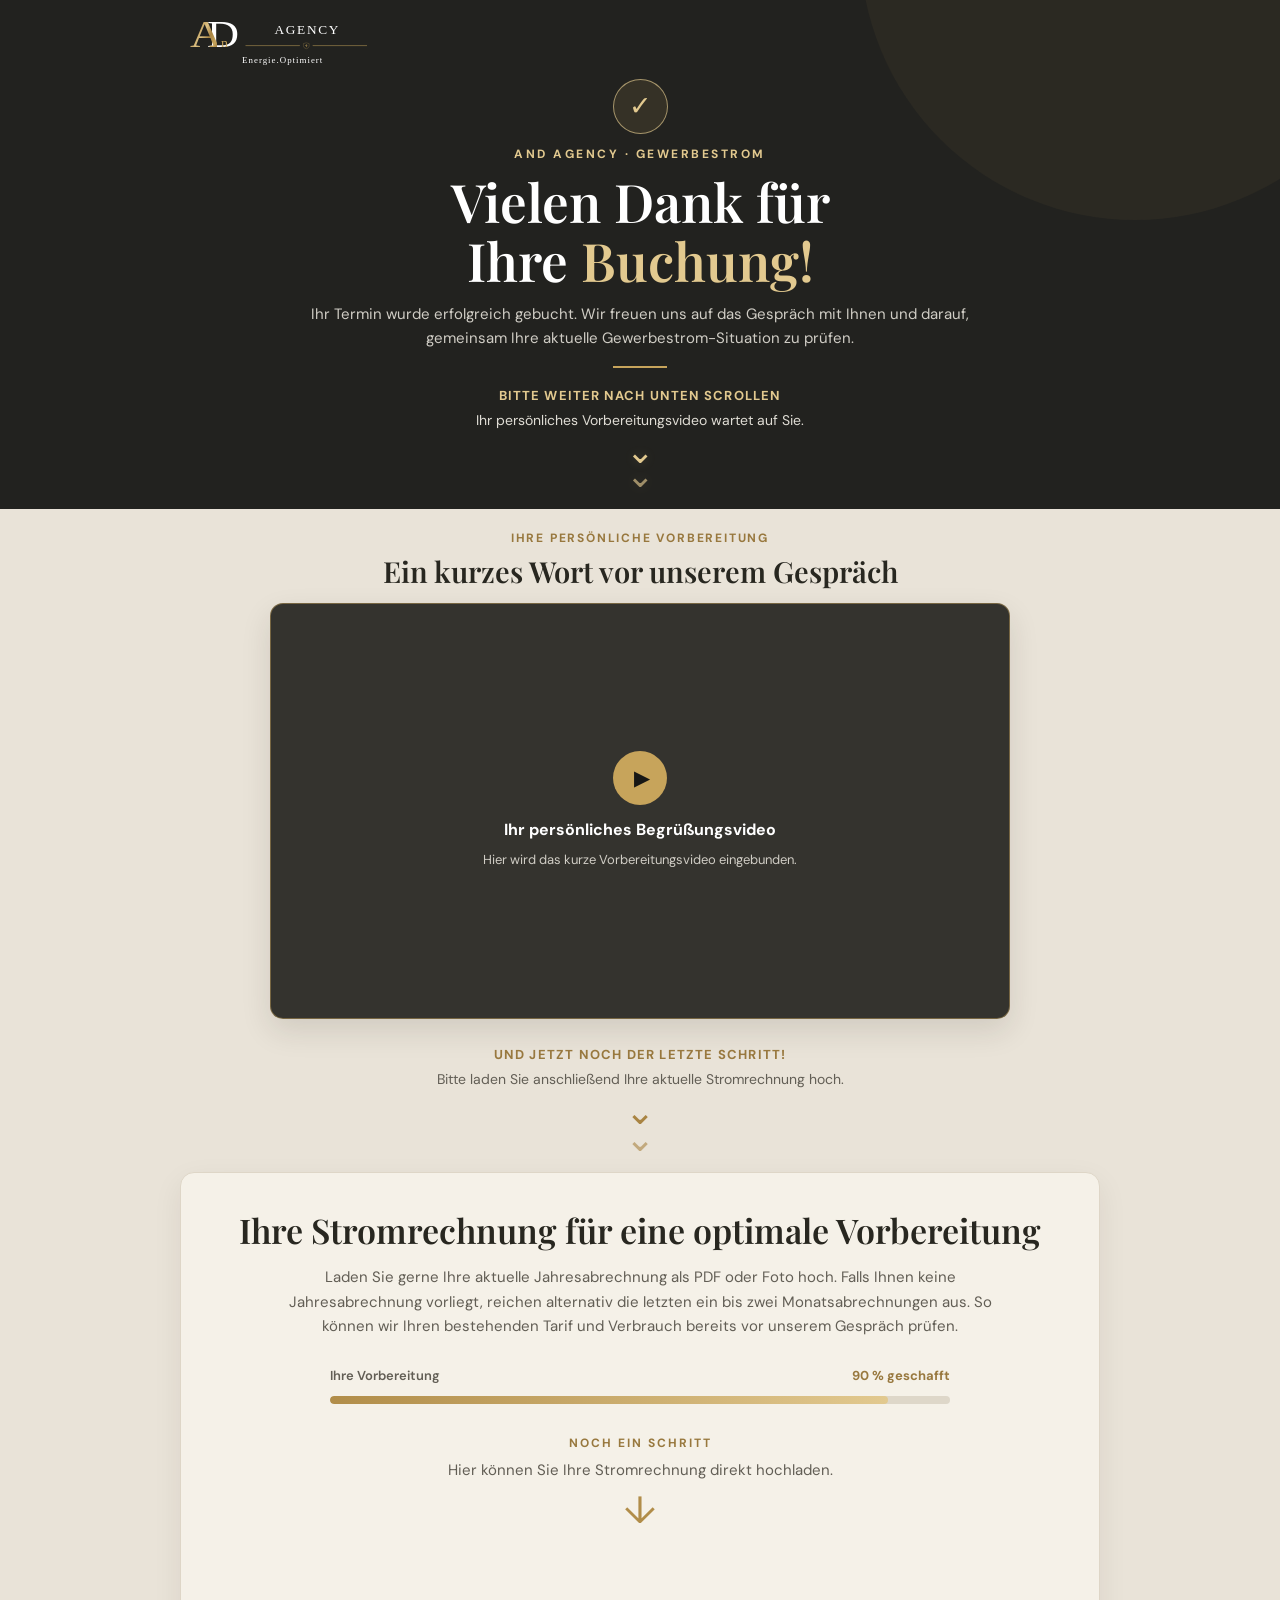
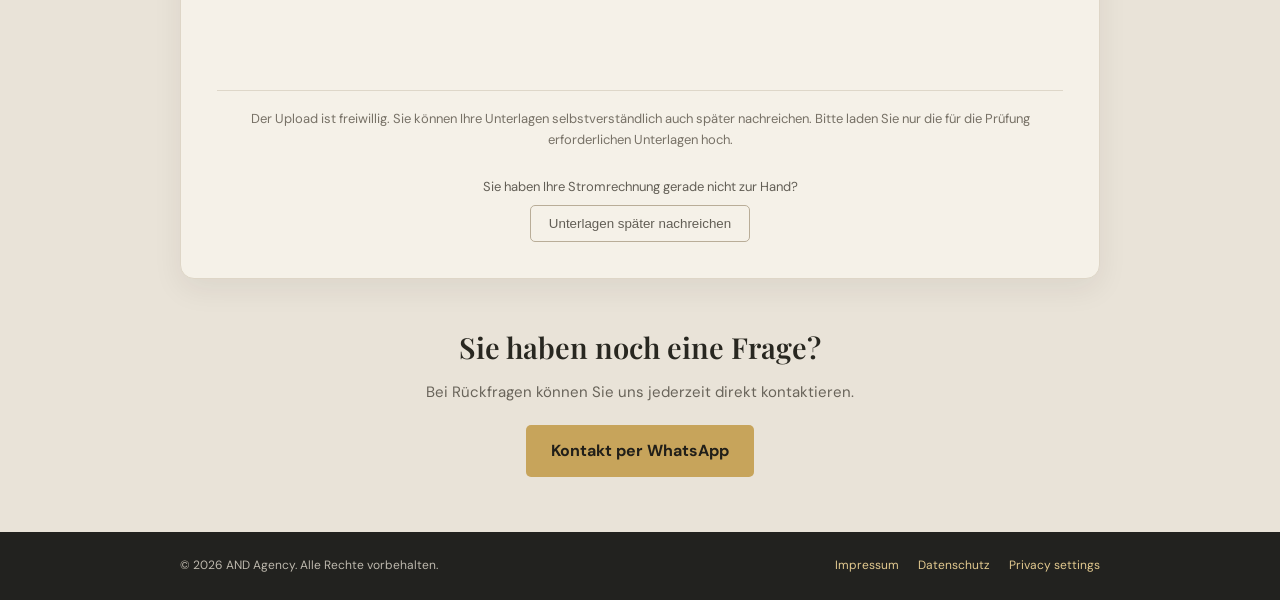
<file: danke-gewerbestrom.html>
<!DOCTYPE html>
<html lang="de">

<head>
  <meta charset="UTF-8">
<link rel="stylesheet" href="/and-logo.css">  <script
    id="Cookiebot"
    src="https://consent.cookiebot.com/uc.js"
    data-cbid="b508d323-7251-4546-893b-2a08862531ed"
    data-blockingmode="auto"
    type="text/javascript">
  </script>

  <!-- Meta Pixel – erst nach Marketing-Einwilligung -->
  <script type="text/plain" data-cookieconsent="marketing">
    !function(f,b,e,v,n,t,s)
    {if(f.fbq)return;n=f.fbq=function(){n.callMethod?
    n.callMethod.apply(n,arguments):n.queue.push(arguments)};
    if(!f._fbq)f._fbq=n;n.push=n;n.loaded=!0;n.version='2.0';
    n.queue=[];t=b.createElement(e);t.async=!0;
    t.src=v;s=b.getElementsByTagName(e)[0];
    s.parentNode.insertBefore(t,s)}(window, document,'script',
    'https://connect.facebook.net/en_US/fbevents.js');

    fbq('init', '30196578849932133');
    fbq('track', 'PageView');

    const bookingParams = new URLSearchParams(window.location.search);

    if (bookingParams.get('booking') === 'success') {
      fbq('track', 'Schedule');

      const cleanUrl = new URL(window.location.href);
      cleanUrl.searchParams.delete('booking');

      window.history.replaceState(
        {},
        document.title,
        cleanUrl.pathname + cleanUrl.search + cleanUrl.hash
      );
    }
  </script>

  <meta name="viewport" content="width=device-width, initial-scale=1.0">

  <meta name="robots" content="noindex, follow">
  
  <title>Vielen Dank für Ihre Buchung | AND Agency</title>

  <meta
    name="description"
    content="Vielen Dank für Ihre Terminbuchung bei AND Agency. Sehen Sie sich unser Vorbereitungsvideo an und laden Sie Ihre Stromabrechnung sicher hoch.">

  <link rel="preconnect" href="https://fonts.googleapis.com">
  <link rel="preconnect" href="https://fonts.gstatic.com" crossorigin>

  <link
    href="https://fonts.googleapis.com/css2?family=DM+Sans:wght@400;500;600;700&family=Playfair+Display:wght@500;600;700&display=swap"
    rel="stylesheet">

  <style>
    :root {
      --black: #171715;
      --dark: #22221f;
      --gold: #c7a45b;
      --gold-light: #e2c98f;
      --cream: #f5f1e8;
      --beige: #e9e3d8;
      --text: #282720;
    }

    * {
      box-sizing: border-box;
      margin: 0;
      padding: 0;
    }

    html {
      scroll-behavior: smooth;
    }

    body {
      font-family: 'DM Sans', sans-serif;
      background: var(--beige);
      color: var(--text);
      line-height: 1.65;
    }

    .container {
      width: min(100% - 40px, 920px);
      margin: 0 auto;
    }

    /* =========================
       HERO / BUCHUNGSBESTÄTIGUNG
    ========================= */

    .top-section {
      background: var(--dark);
      color: #fff;
      padding-bottom: 17px;
      position: relative;
      overflow: hidden;
    }

    .top-section::before {
      content: "";
      position: absolute;
      width: 550px;
      height: 550px;
      border-radius: 50%;
      background: rgba(199, 164, 91, 0.055);
      top: -330px;
      right: -130px;
      pointer-events: none;
    }

    .header {
      padding: 11px 0 3px;
      position: relative;
      z-index: 1;
    }

    .logo {
      display: block;
      width: 205px;
      max-width: 75%;
      height: auto;
      object-fit: contain;
    }

    .hero {
      text-align: center;
      padding: 10px 0 0;
      position: relative;
      z-index: 1;
    }

    .success-icon {
      width: 55px;
      height: 55px;
      border: 1px solid rgba(226, 201, 143, 0.65);
      background: rgba(199, 164, 91, 0.12);
      color: var(--gold-light);
      border-radius: 50%;
      display: flex;
      align-items: center;
      justify-content: center;
      font-size: 27px;
      margin: 0 auto 11px;
    }

    .eyebrow {
      color: var(--gold-light);
      text-transform: uppercase;
      letter-spacing: 2.5px;
      font-size: 12px;
      font-weight: 700;
      margin-bottom: 7px;
    }

    h1,
    h2 {
      font-family: 'Playfair Display', serif;
      font-weight: 600;
    }

    h1 {
      font-size: clamp(36px, 6vw, 53px);
      line-height: 1.12;
      color: #fff;
      margin-bottom: 11px;
    }

    h1 span {
      color: var(--gold-light);
    }

    .hero-text {
      max-width: 660px;
      margin: 0 auto;
      color: #d0cdc5;
      font-size: 15px;
    }

    .hero-bottom-line {
      width: 54px;
      height: 2px;
      background: var(--gold);
      margin: 15px auto 0;
    }

    /* =========================
       SCROLL-HINWEISE / PFEILE
    ========================= */

    .scroll-cue {
      text-align: center;
      margin: 13px auto 0;
      position: relative;
      z-index: 1;
    }

    .scroll-cue a {
      display: inline-flex;
      flex-direction: column;
      align-items: center;
      color: #fff;
      text-decoration: none;
      padding: 4px 15px;
    }

    .scroll-cue strong {
      color: var(--gold-light);
      font-size: 13px;
      font-weight: 700;
      letter-spacing: 1.1px;
      text-transform: uppercase;
    }

    .scroll-cue p {
      color: #e0ddd5;
      font-size: 14px;
      margin-top: 3px;
    }

    .scroll-arrows {
      display: flex;
      flex-direction: column;
      align-items: center;
      margin-top: 7px;
      color: var(--gold-light);
      font-size: 34px;
      line-height: 0.72;
      animation: arrowBounce 1.5s infinite;
      text-shadow: 0 0 12px rgba(226, 201, 143, 0.2);
    }

    .scroll-arrows span:last-child {
      opacity: 0.65;
    }

    @keyframes arrowBounce {
      0%, 100% {
        transform: translateY(0);
      }

      50% {
        transform: translateY(7px);
      }
    }

    /* HELLER SCROLL-HINWEIS ZWISCHEN DEN ABSCHNITTEN */

    .section-scroll-cue {
      text-align: center;
      padding: 5px 15px 20px;
    }

    .section-scroll-cue a {
      display: inline-flex;
      flex-direction: column;
      align-items: center;
      text-decoration: none;
      color: var(--text);
    }

    .section-scroll-cue strong {
      color: #98783e;
      font-size: 13px;
      font-weight: 700;
      text-transform: uppercase;
      letter-spacing: 1.2px;
    }

    .section-scroll-cue p {
      color: #625e55;
      font-size: 14px;
      margin-top: 3px;
    }

    .section-scroll-arrows {
      color: #a98442;
      font-size: 36px;
      line-height: 0.75;
      margin-top: 7px;
      display: flex;
      flex-direction: column;
      align-items: center;
      animation: arrowBounce 1.5s infinite;
    }

    .section-scroll-arrows span:last-child {
      opacity: 0.6;
    }

    /* =========================
       VIDEO
    ========================= */

    .video-section {
      padding: 20px 0 17px;
      scroll-margin-top: 20px;
    }

    .video-heading {
      text-align: center;
      margin-bottom: 13px;
    }

    .video-heading strong {
      display: block;
      color: #98783e;
      font-size: 12px;
      letter-spacing: 1.8px;
      text-transform: uppercase;
      margin-bottom: 4px;
    }

    .video-heading h2 {
      color: var(--text);
      font-size: clamp(23px, 4vw, 29px);
      line-height: 1.25;
    }

    .video-frame {
      width: 100%;
      max-width: 740px;
      margin: 0 auto;
    }

    .video-placeholder {
      width: 100%;
      aspect-ratio: 16 / 9;
      background: #34332e;
      border: 1px solid rgba(199, 164, 91, 0.45);
      border-radius: 13px;
      display: flex;
      flex-direction: column;
      align-items: center;
      justify-content: center;
      text-align: center;
      padding: 25px;
      color: #fff;
      box-shadow: 0 12px 30px rgba(40, 35, 25, 0.12);
    }

    .play-icon {
      width: 54px;
      height: 54px;
      border-radius: 50%;
      background: var(--gold);
      color: var(--black);
      display: flex;
      align-items: center;
      justify-content: center;
      font-size: 21px;
      padding-left: 4px;
      margin-bottom: 12px;
    }

    .video-placeholder strong {
      font-size: 16px;
      margin-bottom: 5px;
    }

    .video-placeholder small {
      color: #d0cdc5;
      font-size: 13px;
    }

    /* =========================
       UPLOAD-BEREICH
    ========================= */

    .upload-section {
      padding: 0 0 45px;
      scroll-margin-top: 20px;
    }

    .upload-card {
      background: var(--cream);
      border: 1px solid #ded6c7;
      border-radius: 14px;
      padding: 36px;
      box-shadow: 0 10px 30px rgba(40, 35, 25, 0.07);
      text-align: center;
    }

    .upload-card h2 {
      color: var(--text);
      font-size: clamp(26px, 4vw, 34px);
      line-height: 1.25;
      margin-bottom: 13px;
    }

    .upload-intro {
      color: #625e55;
      font-size: 15px;
      margin: 0 auto 26px;
      max-width: 750px;
    }

    /* FORTSCHRITTSANZEIGE */

    .upload-progress {
      margin: 0 auto 30px;
      max-width: 620px;
      text-align: center;
    }

    .progress-heading {
      display: flex;
      justify-content: space-between;
      align-items: center;
      gap: 12px;
      color: #625e55;
      font-size: 13px;
      font-weight: 600;
      margin-bottom: 9px;
    }

    .progress-percent {
      color: #98783e;
      font-weight: 700;
      white-space: nowrap;
    }

    .progress-track {
      height: 8px;
      width: 100%;
      background: #ded7c9;
      border-radius: 99px;
      overflow: hidden;
    }

    .progress-fill {
      height: 100%;
      width: 90%;
      background: linear-gradient(90deg, #b18d49, var(--gold-light));
      border-radius: inherit;
    }

    /* UPLOAD-AUFFORDERUNG */

    .upload-callout {
      text-align: center;
      margin: 0 auto 14px;
    }

    .upload-callout strong {
      display: block;
      color: #98783e;
      text-transform: uppercase;
      letter-spacing: 2px;
      font-size: 12px;
      font-weight: 700;
    }

    .upload-callout p {
      color: #625e55;
      font-size: 15px;
      margin-top: 5px;
    }

    .upload-arrow {
      display: block;
      color: #b18d49;
      font-size: 38px;
      line-height: 1.2;
      margin-top: 5px;
    }

    /* HUBSPOT-FORMULAR */

    .hs-form-frame {
      width: 100%;
      min-height: 120px;
      display: block;
      margin: 0 auto;
      text-align: center;
    }

    .upload-note {
      color: #777166;
      font-size: 13px;
      margin-top: 22px;
      padding-top: 17px;
      border-top: 1px solid #ded7c9;
    }

    /* =========================
       UPLOAD-ERFOLGSBESTÄTIGUNG
    ========================= */

    .upload-success {
      text-align: center;
      padding: 30px 10px;
      animation: successAppear .6s ease both;
    }

    .upload-success[hidden] {
      display: none;
    }

    .success-check {
      width: 68px;
      height: 68px;
      margin: 0 auto 20px;
      border-radius: 50%;
      background: #e9dfc9;
      color: #98783e;
      display: grid;
      place-items: center;
      font-size: 38px;
      font-weight: 700;
    }

    .upload-success h2 {
      color: var(--text);
      font-size: 32px;
      margin-bottom: 12px;
    }

    .upload-success p {
      color: #625e55;
      max-width: 550px;
      margin: 0 auto;
    }

    @keyframes successAppear {
      from {
        opacity: 0;
        transform: translateY(12px);
      }

      to {
        opacity: 1;
        transform: translateY(0);
      }
    }

    /* =========================
       KONTAKT
    ========================= */

    .contact-section {
      text-align: center;
      padding: 0 20px 55px;
    }

    .contact-section h2 {
      font-size: 29px;
      margin-bottom: 8px;
      color: var(--text);
    }

    .contact-section p {
      color: #69645a;
      margin-bottom: 20px;
      font-size: 15px;
    }

    .whatsapp-button {
      display: inline-block;
      background: var(--gold);
      color: #211f19;
      text-decoration: none;
      font-weight: 700;
      padding: 13px 25px;
      border-radius: 5px;
      transition: background .2s ease;
    }

    .whatsapp-button:hover {
      background: var(--gold-light);
    }

    /* =========================
       FOOTER
    ========================= */

    footer {
      background: var(--dark);
      color: #bdb8ad;
      padding: 24px 0;
      font-size: 12px;
    }

    .footer-inner {
      display: flex;
      justify-content: space-between;
      align-items: center;
      gap: 15px;
      flex-wrap: wrap;
    }

    footer a {
      color: var(--gold-light);
      text-decoration: none;
      margin-left: 16px;
    }

    /* =========================
       MOBILE
    ========================= */

    @media (max-width: 600px) {
      .container {
        width: min(100% - 30px, 920px);
      }

      .top-section {
        padding-bottom: 15px;
      }

      .header {
        padding: 9px 0 2px;
      }

      .logo {
        width: 190px;
      }

      .hero {
        padding-top: 8px;
      }

      .success-icon {
        width: 51px;
        height: 51px;
        font-size: 25px;
        margin-bottom: 9px;
      }

      h1 {
        font-size: clamp(33px, 9vw, 42px);
        margin-bottom: 9px;
      }

      .hero-text {
        font-size: 14px;
      }

      .hero-bottom-line {
        margin-top: 12px;
      }

      .scroll-cue {
        margin-top: 10px;
      }

      .scroll-cue strong {
        font-size: 12px;
      }

      .scroll-cue p {
        font-size: 13px;
      }

      .scroll-arrows {
        font-size: 32px;
      }

      .video-section {
        padding: 17px 0 15px;
      }

      .video-heading {
        margin-bottom: 10px;
      }

      .video-placeholder {
        border-radius: 10px;
        padding: 15px;
      }

      .play-icon {
        width: 45px;
        height: 45px;
        font-size: 19px;
        margin-bottom: 8px;
      }

      .video-placeholder strong {
        font-size: 14px;
      }

      .video-placeholder small {
        font-size: 11px;
      }

      .section-scroll-cue {
        padding: 4px 15px 17px;
      }

      .section-scroll-cue p {
        font-size: 13px;
      }

      .upload-section {
        padding-bottom: 35px;
      }

      .upload-card {
        padding: 25px 18px;
      }

      .upload-intro {
        font-size: 14px;
      }

      .progress-heading {
        font-size: 12px;
      }

      .upload-callout p {
        font-size: 14px;
      }

      .footer-inner {
        flex-direction: column;
        text-align: center;
      }

      footer a {
        margin: 0 8px;
      }
    }

    @media (prefers-reduced-motion: reduce) {
      html {
        scroll-behavior: auto;
      }

      .scroll-arrows,
      .section-scroll-arrows {
        animation: none;
      }

      .upload-success {
        animation: none;
      }
    }
  </style>
</head>

<body>

  <!-- =========================
       BUCHUNGSBESTÄTIGUNG
  ========================= -->

  <section class="top-section">

    <header class="header">
      <div class="container">
        
        <a href="https://www.and-agency.de" aria-label="AND Agency – Startseite">
          <div class="and-logo-slot and-logo-slot--thankyou">
            <div class="and-logo" role="img" aria-label="AND Agency – Energie.Optimiert">
              <div class="and-logo__main">
                <div class="and-logo__symbol">
                  <span class="and-logo__a">A</span>
                  <span class="and-logo__d-wrap">
                    <span class="and-logo__d">D</span>
                    <span class="and-logo__d-cut"></span>
                    <span class="and-logo__n">n</span>
                  </span>
                </div>
                <div class="and-logo__agency-block">
                  <div class="and-logo__agency">AGENCY</div>
                  <div class="and-logo__rule">
                    <span class="and-logo__rule-line"></span>
                    <svg class="and-logo__shield" viewBox="0 0 32 36" aria-hidden="true">
                      <path d="M16 2 L29 7 V17 C29 25 23 31 16 34 C9 31 3 25 3 17 V7 Z" fill="none" stroke="#C6A45C" stroke-width="1.5"/>
                      <path d="M18 8 L11 19 H16 L14 27 L22 16 H17 Z" fill="#C6A45C"/>
                    </svg>
                    <span class="and-logo__rule-line"></span>
                  </div>
                </div>
              </div>
              <div class="and-logo__claim">Energie.Optimiert</div>
            </div>
          </div>
        </a>

      </div>
    </header>

    <section class="hero">
      <div class="container">

        <div class="success-icon" aria-label="Buchung erfolgreich">
          ✓
        </div>

        <div class="eyebrow">
          AND Agency · Gewerbestrom
        </div>

        <h1>
          Vielen Dank für<br>
          Ihre <span>Buchung!</span>
        </h1>

        <p class="hero-text">
          Ihr Termin wurde erfolgreich gebucht. Wir freuen uns auf das
          Gespräch mit Ihnen und darauf, gemeinsam Ihre aktuelle
          Gewerbestrom-Situation zu prüfen.
        </p>

        <div class="hero-bottom-line"></div>

      </div>
    </section>

    <!-- SCROLL-HINWEIS 1 -->

    <div class="scroll-cue">
      <a href="#vorbereitungsvideo">

        <strong>
          Bitte weiter nach unten scrollen
        </strong>

        <p>
          Ihr persönliches Vorbereitungsvideo wartet auf Sie.
        </p>

        <span class="scroll-arrows" aria-hidden="true">
          <span>⌄</span>
          <span>⌄</span>
        </span>

      </a>
    </div>

  </section>

  <main>

    <!-- =========================
         VORBEREITUNGSVIDEO
    ========================= -->

    <section
      class="video-section"
      id="vorbereitungsvideo">

      <div class="container">

        <div class="video-heading">

          <strong>
            Ihre persönliche Vorbereitung
          </strong>

          <h2>
            Ein kurzes Wort vor unserem Gespräch
          </h2>

        </div>

        <div class="video-frame">

          <!-- HIER DAS ECHTE BEGRÜSSUNGSVIDEO EINBINDEN -->

          <div class="video-placeholder">

            <div class="play-icon">
              ▶
            </div>

            <strong>
              Ihr persönliches Begrüßungsvideo
            </strong>

            <small>
              Hier wird das kurze Vorbereitungsvideo eingebunden.
            </small>

          </div>

        </div>

      </div>
    </section>

    <!-- SCROLL-HINWEIS 2 -->

    <div class="section-scroll-cue">

      <a href="#stromrechnung">

        <strong>
          Und jetzt noch der letzte Schritt!
        </strong>

        <p>
          Bitte laden Sie anschließend Ihre aktuelle Stromrechnung hoch.
        </p>

        <span class="section-scroll-arrows" aria-hidden="true">
          <span>⌄</span>
          <span>⌄</span>
        </span>

      </a>

    </div>

    <!-- =========================
         STROMRECHNUNG HOCHLADEN
    ========================= -->

    <section
      class="upload-section"
      id="stromrechnung">

      <div class="container">

        <div class="upload-card">

          <h2>
            Ihre Stromrechnung für eine optimale Vorbereitung
          </h2>

          <p class="upload-intro">
            Laden Sie gerne Ihre aktuelle Jahresabrechnung als PDF oder
            Foto hoch. Falls Ihnen keine Jahresabrechnung vorliegt,
            reichen alternativ die letzten ein bis zwei Monatsabrechnungen
            aus. So können wir Ihren bestehenden Tarif und Verbrauch
            bereits vor unserem Gespräch prüfen.
          </p>

          <!-- FORTSCHRITTSANZEIGE -->

          <div
            class="upload-progress"
            aria-label="Vorbereitung zu 90 Prozent abgeschlossen">

            <div class="progress-heading">
              <span>Ihre Vorbereitung</span>
              <span class="progress-percent">90 % geschafft</span>
            </div>

            <div
              class="progress-track"
              role="progressbar"
              aria-valuenow="90"
              aria-valuemin="0"
              aria-valuemax="100">

              <div class="progress-fill"></div>

            </div>

          </div>

          <!-- UPLOAD-AUFFORDERUNG -->

          <div class="upload-callout">

            <strong>
              Noch ein Schritt
            </strong>

            <p>
              Hier können Sie Ihre Stromrechnung direkt hochladen.
            </p>

            <span class="upload-arrow" aria-hidden="true">
              ↓
            </span>

          </div>

          <!-- HUBSPOT-UPLOAD-FORMULAR -->

          <script>
            (() => {

              const uploadFormId =
                "51d99766-43f0-4d18-beef-dff3b0d0708e";

              const storageKey =
                "andAgencyGewerbestromEmail";

              // E-Mail-Adresse aus der Terminbuchung übernehmen

              window.addEventListener(
                "hs-form-event:on-ready",
                (event) => {

                  if (event.detail?.formId !== uploadFormId) {
                    return;
                  }

                  const email =
                    sessionStorage.getItem(storageKey);

                  if (!email) {
                    return;
                  }

                  try {

                    const form =
                      HubSpotFormsV4.getFormFromEvent(event);

                    form.setFieldValue("0-1/email", email);

                  } catch (error) {

                    console.error(
                      "E-Mail konnte nicht übertragen werden:",
                      error
                    );

                  }

                }
              );

              // Upload-Elemente nach erfolgreichem Upload
              // oder Auswahl "später nachreichen" ausblenden

              function hideUploadElements() {

                const selectors = [
                  ".upload-card > h2",
                  ".upload-intro",
                  ".upload-progress",
                  ".upload-callout",
                  ".hs-form-frame",
                  ".upload-note",
                  "#later-upload-option"
                ];

                selectors.forEach((selector) => {

                  const element =
                    document.querySelector(selector);

                  if (element) {
                    element.hidden = true;
                  }

                });

              }

              // Unterlagen später nachreichen

              document.addEventListener("click", (event) => {

                if (!event.target.closest("#later-upload-button")) {
                  return;
                }

                hideUploadElements();

                const confirmation =
                  document.getElementById(
                    "later-upload-confirmation"
                  );

                if (confirmation) {
                  confirmation.hidden = false;
                }

              });

              // Erfolgreicher Upload

              window.addEventListener(
                "hs-form-event:on-submission:success",
                (event) => {

                  if (event.detail?.formId !== uploadFormId) {
                    return;
                  }

                  sessionStorage.removeItem(storageKey);

                  hideUploadElements();

                  const laterConfirmation =
                    document.getElementById(
                      "later-upload-confirmation"
                    );

                  if (laterConfirmation) {
                    laterConfirmation.hidden = true;
                  }

                  const successMessage =
                    document.getElementById("upload-success");

                  if (successMessage) {
                    successMessage.hidden = false;
                  }

                }
              );

            })();
          </script>

          <script
            src="https://js-eu1.hsforms.net/forms/embed/149751775.js"
            defer>
          </script>

          <div
            class="hs-form-frame"
            data-region="eu1"
            data-form-id="51d99766-43f0-4d18-beef-dff3b0d0708e"
            data-portal-id="149751775">
          </div>

          <p class="upload-note">
            Der Upload ist freiwillig. Sie können Ihre Unterlagen
            selbstverständlich auch später nachreichen. Bitte laden Sie
            nur die für die Prüfung erforderlichen Unterlagen hoch.
          </p>

          <!-- UNTERLAGEN SPÄTER NACHREICHEN -->

          <div id="later-upload-option">

            <p style="margin-top: 25px; font-size: 13px; color: #625e55;">
              Sie haben Ihre Stromrechnung gerade nicht zur Hand?
            </p>

            <button
              type="button"
              id="later-upload-button"
              style="margin-top: 8px; background: transparent; border: 1px solid #b9ad98; color: #625e55; padding: 10px 18px; border-radius: 5px; cursor: pointer;">

              Unterlagen später nachreichen

            </button>

          </div>

          <!-- BESTÄTIGUNG BEI SPÄTEREM NACHREICHEN -->

          <div
            id="later-upload-confirmation"
            hidden
            style="padding: 30px 10px;">

            <div class="success-check">
              ✓
            </div>

            <h2>
              Alles erledigt!
            </h2>

            <p>
              Ihr Termin ist bereits erfolgreich gebucht. Vielen Dank!
              Kein Problem, wenn Sie Ihre Stromrechnung gerade nicht
              zur Hand haben.
            </p>

            <p style="margin-top: 15px;">
              Bitte senden Sie Ihre Unterlagen später per E-Mail an:
            </p>

            <p style="margin-top: 8px;">
              <a
                href="mailto:info@and-agency.de"
                style="color: #98783e; font-weight: 700;">

                info@and-agency.de

              </a>
            </p>

            <p style="margin-top: 15px;">
              Wir freuen uns auf unser gemeinsames Gespräch!
              Sie können diese Seite jetzt schließen.
            </p>

          </div>

          <!-- ERFOLGSMELDUNG NACH DEM UPLOAD -->

          <div
            class="upload-success"
            id="upload-success"
            hidden>

            <div class="success-check">
              ✓
            </div>

            <h2>
              Alles erledigt!
            </h2>

            <p>
              Ihre Stromabrechnung wurde erfolgreich übermittelt.
              Vielen Dank! Wir prüfen Ihre Unterlagen und bereiten uns
              auf unser gemeinsames Gespräch vor.
              <br><br>
              Wir freuen uns auf unser gemeinsames Gespräch!
              Sie können diese Seite jetzt schließen.
            </p>

          </div>

        </div>

      </div>

    </section>

    <!-- =========================
         KONTAKT
    ========================= -->

    <section class="contact-section">

      <div class="container">

        <h2>
          Sie haben noch eine Frage?
        </h2>

        <p>
          Bei Rückfragen können Sie uns jederzeit direkt kontaktieren.
        </p>

        <a
          class="whatsapp-button"
          href="https://wa.me/491601238601"
          target="_blank"
          rel="noopener noreferrer">

          Kontakt per WhatsApp

        </a>

      </div>

    </section>

  </main>

  <!-- =========================
       FOOTER
  ========================= -->

  <footer>

    <div class="container footer-inner">

      <div>
        © 2026 AND Agency. Alle Rechte vorbehalten.
      </div>

      <div>

        <a href="https://www.and-agency.de/#impressum">
          Impressum
        </a>

        <a href="https://www.and-agency.de/datenschutz.html">
          Datenschutz
        </a>

        <a
          onclick="window.Cookiebot.show()"
          href="#">

          Privacy settings

        </a>

      </div>

    </div>

  </footer>

</body>
</html>
</file>
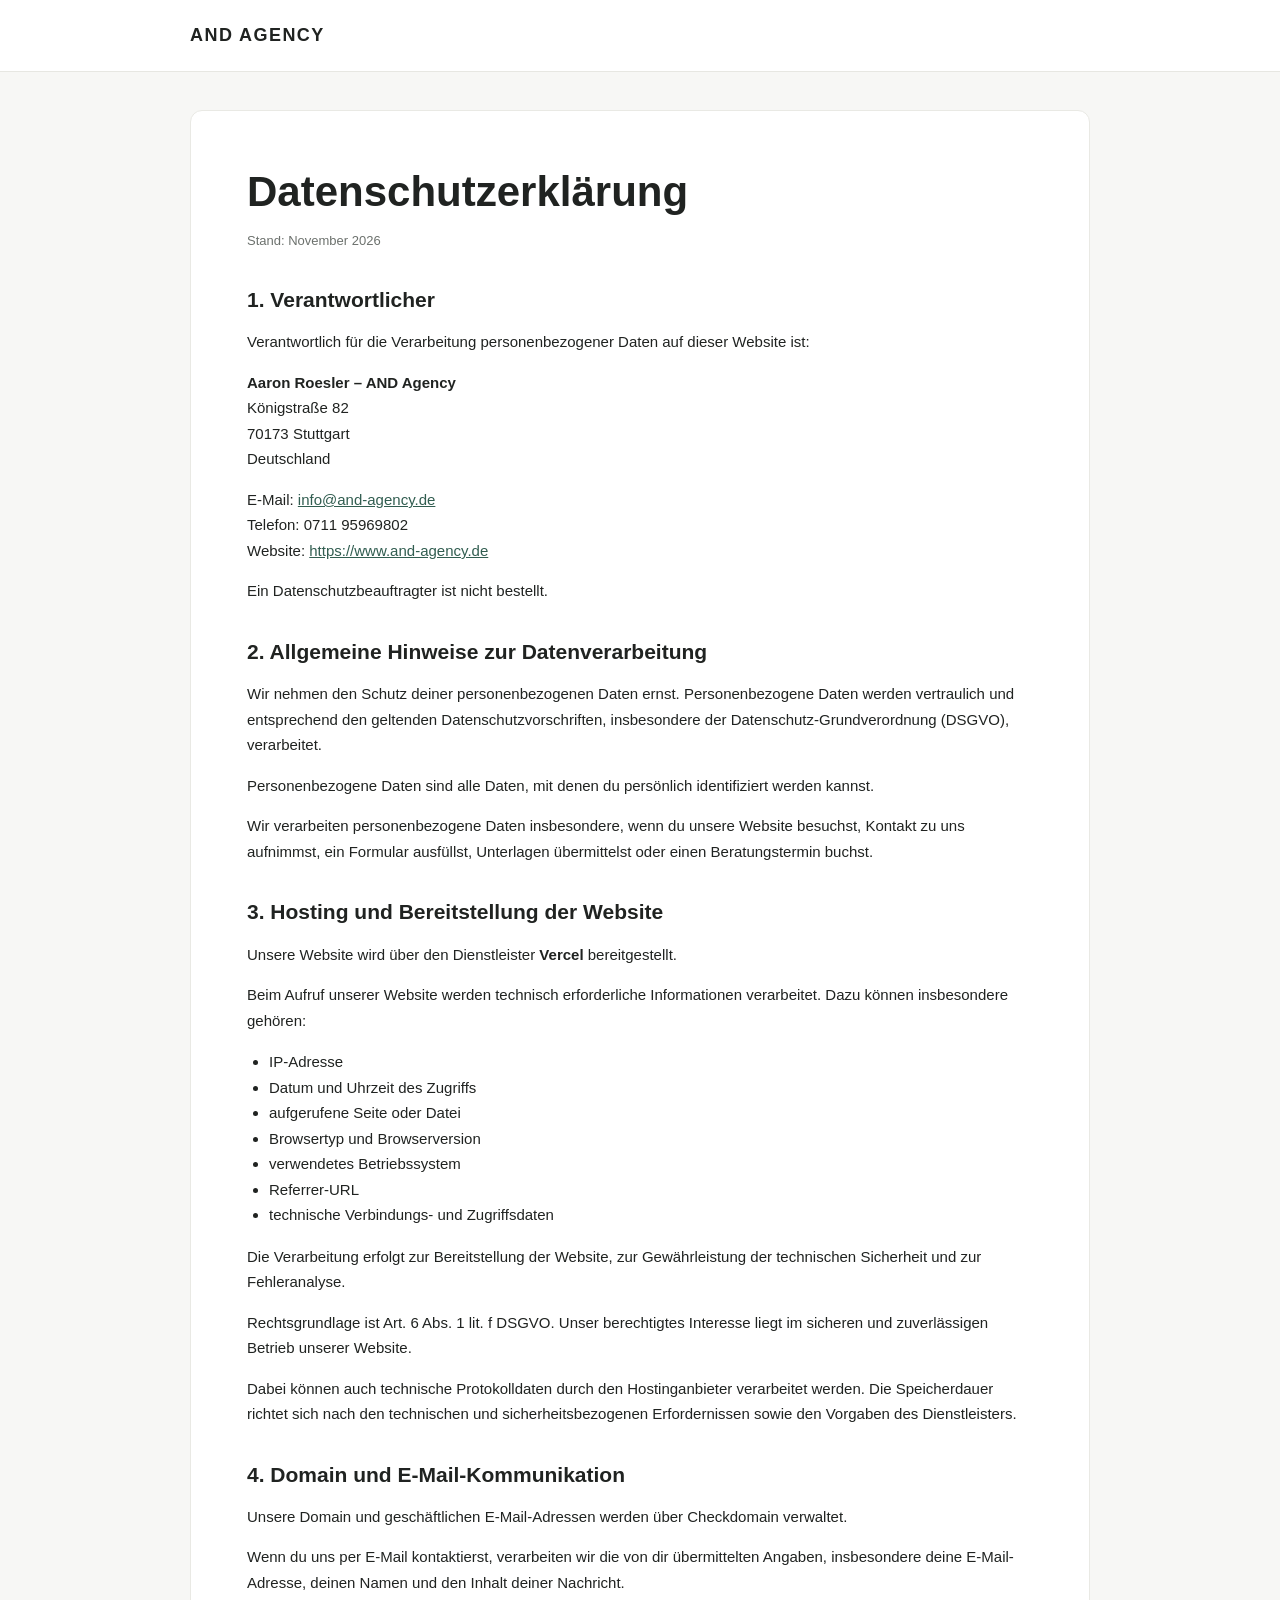
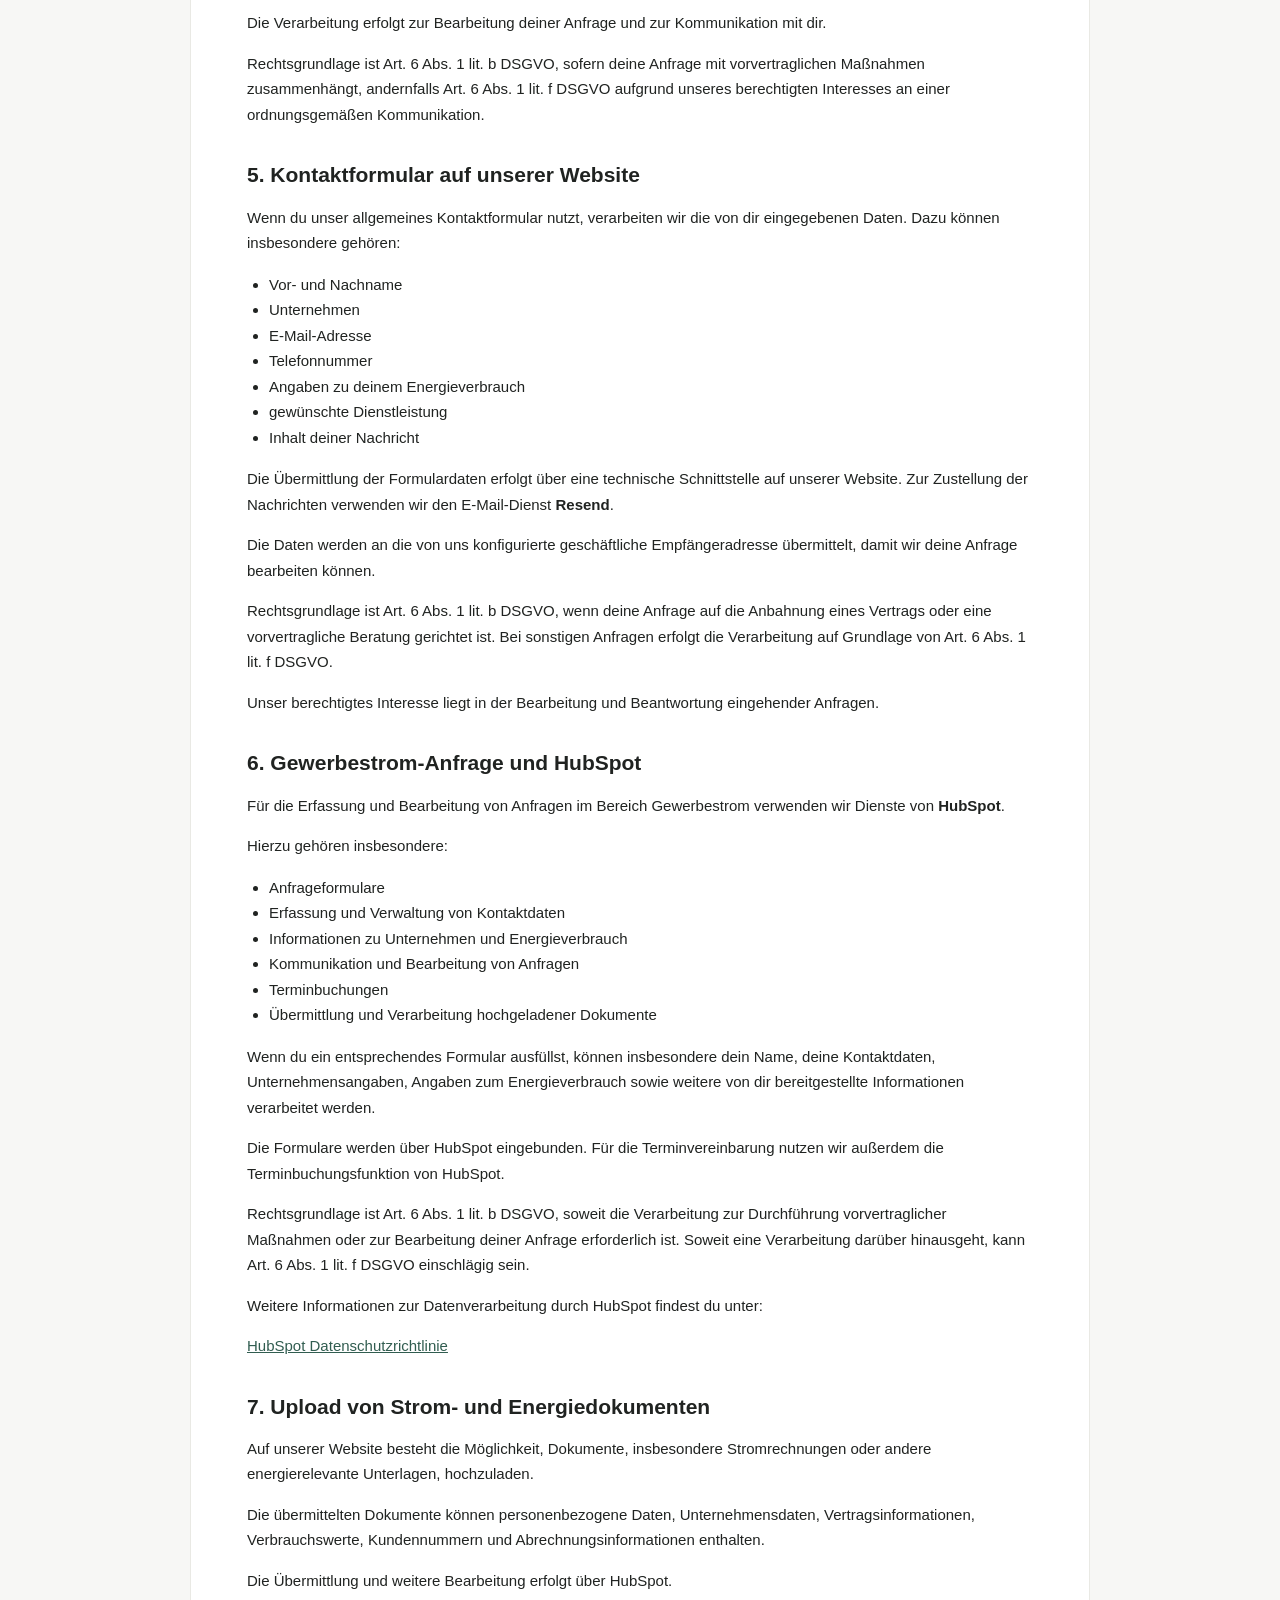
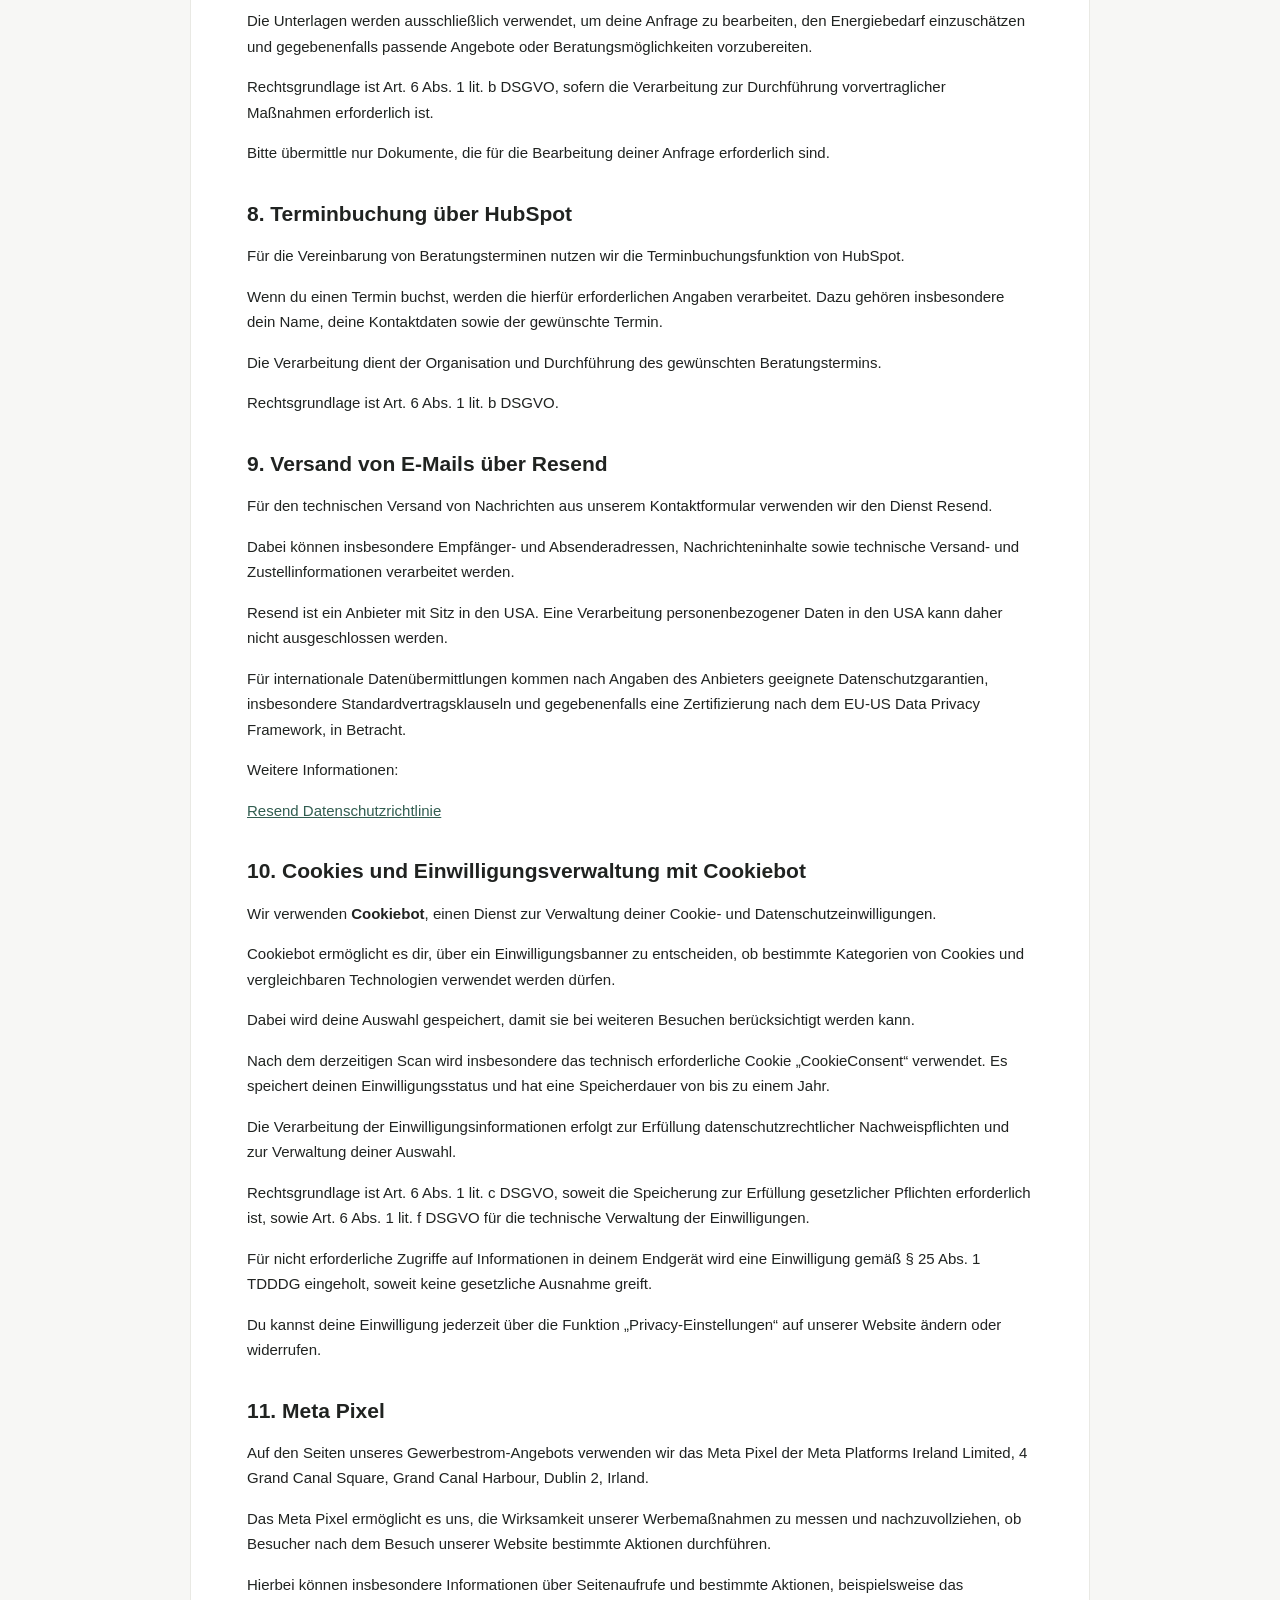
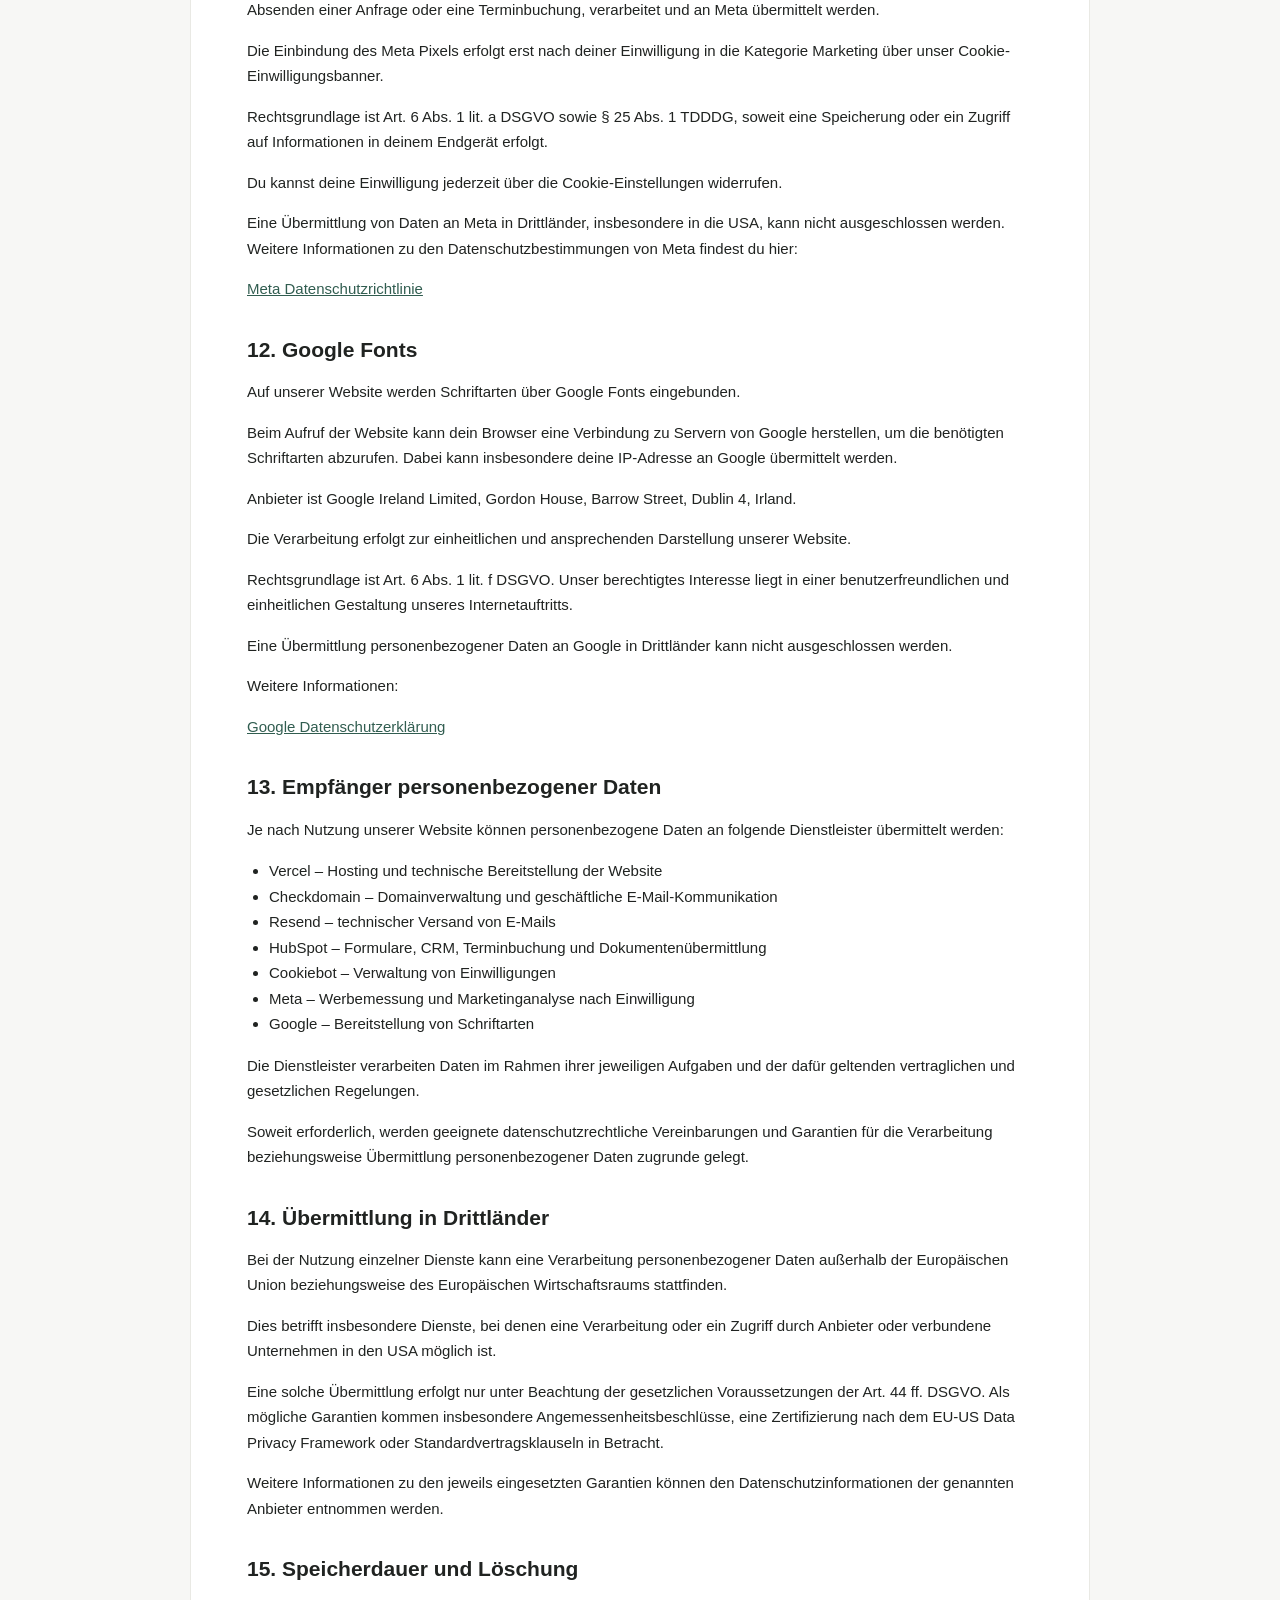
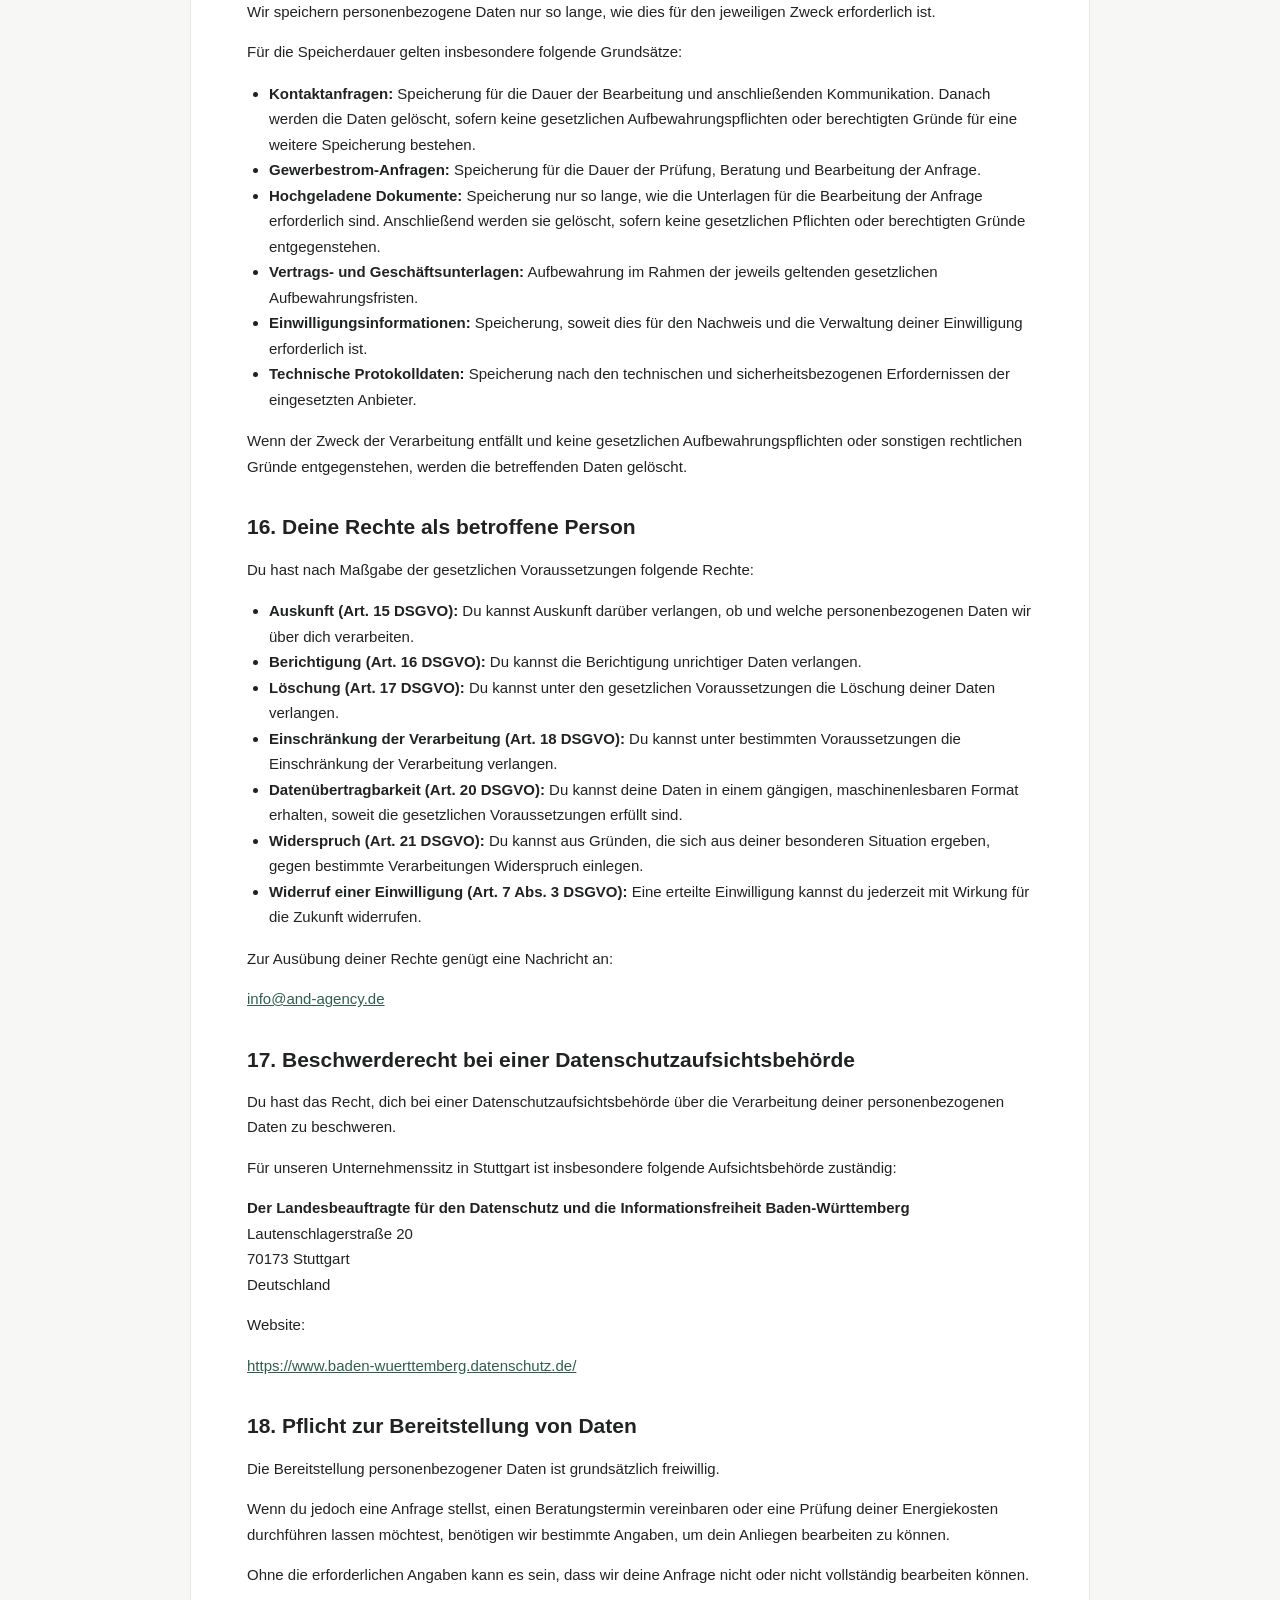
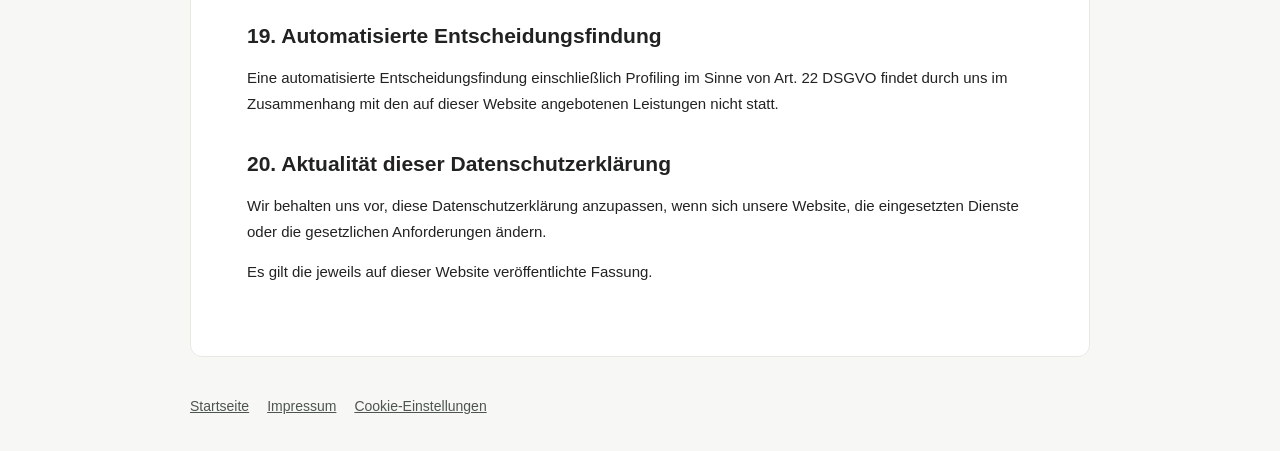
<file: datenschutz.html>
<!DOCTYPE html>
<html lang="de">
<head>
  <meta charset="UTF-8">
  <meta name="viewport" content="width=device-width, initial-scale=1">
  <meta name="robots" content="index, follow">
  <title>Datenschutzerklärung | AND Agency</title>
  <meta name="description" content="Datenschutzhinweise der AND Agency.">

  <script id="Cookiebot"
    src="https://consent.cookiebot.com/uc.js"
    data-cbid="b508d323-7251-4546-893b-2a08862531ed"
    data-blockingmode="auto"
    type="text/javascript">
  </script>

  <style>
    * {
      box-sizing: border-box;
    }

    body {
      margin: 0;
      background: #f7f7f5;
      color: #202321;
      font-family: Arial, Helvetica, sans-serif;
      line-height: 1.7;
    }

    header {
      background: #fff;
      border-bottom: 1px solid #e7e7e2;
      padding: 20px 24px;
    }

    .header-inner,
    main,
    footer {
      width: min(900px, calc(100% - 40px));
      margin: 0 auto;
    }

    .brand {
      color: #202321;
      font-weight: 700;
      letter-spacing: .08em;
      text-decoration: none;
      font-size: 18px;
    }

    main {
      background: #fff;
      margin-top: 38px;
      margin-bottom: 38px;
      padding: clamp(24px, 5vw, 56px);
      border: 1px solid #e9e9e4;
      border-radius: 12px;
    }

    h1 {
      font-size: clamp(30px, 5vw, 42px);
      line-height: 1.2;
      margin: 0 0 12px;
    }

    h2 {
      font-size: 21px;
      line-height: 1.35;
      margin: 34px 0 10px;
    }

    p, li {
      font-size: 15px;
    }

    ul {
      padding-left: 22px;
    }

    a {
      color: #315d50;
      overflow-wrap: anywhere;
    }

    .stand {
      color: #6c716d;
      font-size: 13px;
      margin-bottom: 28px;
    }

    footer {
      padding: 0 0 32px;
      display: flex;
      flex-wrap: wrap;
      gap: 18px;
      font-size: 14px;
    }

    footer a {
      color: #4e554f;
    }
  </style>
</head>

<body>

<header>
  <div class="header-inner">
    <a class="brand" href="/">AND AGENCY</a>
  </div>
</header>

<main>

<h1>Datenschutzerklärung</h1>
<p class="stand">Stand: November 2026</p>

<h2>1. Verantwortlicher</h2>

<p>Verantwortlich für die Verarbeitung personenbezogener Daten auf dieser Website ist:</p>

<p>
<strong>Aaron Roesler – AND Agency</strong><br>
Königstraße 82<br>
70173 Stuttgart<br>
Deutschland
</p>

<p>
E-Mail: <a href="mailto:info@and-agency.de">info@and-agency.de</a><br>
Telefon: 0711 95969802<br>
Website: <a href="https://www.and-agency.de">https://www.and-agency.de</a>
</p>

<p>Ein Datenschutzbeauftragter ist nicht bestellt.</p>

<h2>2. Allgemeine Hinweise zur Datenverarbeitung</h2>

<p>Wir nehmen den Schutz deiner personenbezogenen Daten ernst. Personenbezogene Daten werden vertraulich und entsprechend den geltenden Datenschutzvorschriften, insbesondere der Datenschutz-Grundverordnung (DSGVO), verarbeitet.</p>

<p>Personenbezogene Daten sind alle Daten, mit denen du persönlich identifiziert werden kannst.</p>

<p>Wir verarbeiten personenbezogene Daten insbesondere, wenn du unsere Website besuchst, Kontakt zu uns aufnimmst, ein Formular ausfüllst, Unterlagen übermittelst oder einen Beratungstermin buchst.</p>

<h2>3. Hosting und Bereitstellung der Website</h2>

<p>Unsere Website wird über den Dienstleister <strong>Vercel</strong> bereitgestellt.</p>

<p>Beim Aufruf unserer Website werden technisch erforderliche Informationen verarbeitet. Dazu können insbesondere gehören:</p>

<ul>
<li>IP-Adresse</li>
<li>Datum und Uhrzeit des Zugriffs</li>
<li>aufgerufene Seite oder Datei</li>
<li>Browsertyp und Browserversion</li>
<li>verwendetes Betriebssystem</li>
<li>Referrer-URL</li>
<li>technische Verbindungs- und Zugriffsdaten</li>
</ul>

<p>Die Verarbeitung erfolgt zur Bereitstellung der Website, zur Gewährleistung der technischen Sicherheit und zur Fehleranalyse.</p>

<p>Rechtsgrundlage ist Art. 6 Abs. 1 lit. f DSGVO. Unser berechtigtes Interesse liegt im sicheren und zuverlässigen Betrieb unserer Website.</p>

<p>Dabei können auch technische Protokolldaten durch den Hostinganbieter verarbeitet werden. Die Speicherdauer richtet sich nach den technischen und sicherheitsbezogenen Erfordernissen sowie den Vorgaben des Dienstleisters.</p>

<h2>4. Domain und E-Mail-Kommunikation</h2>

<p>Unsere Domain und geschäftlichen E-Mail-Adressen werden über Checkdomain verwaltet.</p>

<p>Wenn du uns per E-Mail kontaktierst, verarbeiten wir die von dir übermittelten Angaben, insbesondere deine E-Mail-Adresse, deinen Namen und den Inhalt deiner Nachricht.</p>

<p>Die Verarbeitung erfolgt zur Bearbeitung deiner Anfrage und zur Kommunikation mit dir.</p>

<p>Rechtsgrundlage ist Art. 6 Abs. 1 lit. b DSGVO, sofern deine Anfrage mit vorvertraglichen Maßnahmen zusammenhängt, andernfalls Art. 6 Abs. 1 lit. f DSGVO aufgrund unseres berechtigten Interesses an einer ordnungsgemäßen Kommunikation.</p>

<h2>5. Kontaktformular auf unserer Website</h2>

<p>Wenn du unser allgemeines Kontaktformular nutzt, verarbeiten wir die von dir eingegebenen Daten. Dazu können insbesondere gehören:</p>

<ul>
<li>Vor- und Nachname</li>
<li>Unternehmen</li>
<li>E-Mail-Adresse</li>
<li>Telefonnummer</li>
<li>Angaben zu deinem Energieverbrauch</li>
<li>gewünschte Dienstleistung</li>
<li>Inhalt deiner Nachricht</li>
</ul>

<p>Die Übermittlung der Formulardaten erfolgt über eine technische Schnittstelle auf unserer Website. Zur Zustellung der Nachrichten verwenden wir den E-Mail-Dienst <strong>Resend</strong>.</p>

<p>Die Daten werden an die von uns konfigurierte geschäftliche Empfängeradresse übermittelt, damit wir deine Anfrage bearbeiten können.</p>

<p>Rechtsgrundlage ist Art. 6 Abs. 1 lit. b DSGVO, wenn deine Anfrage auf die Anbahnung eines Vertrags oder eine vorvertragliche Beratung gerichtet ist. Bei sonstigen Anfragen erfolgt die Verarbeitung auf Grundlage von Art. 6 Abs. 1 lit. f DSGVO.</p>

<p>Unser berechtigtes Interesse liegt in der Bearbeitung und Beantwortung eingehender Anfragen.</p>

<h2>6. Gewerbestrom-Anfrage und HubSpot</h2>

<p>Für die Erfassung und Bearbeitung von Anfragen im Bereich Gewerbestrom verwenden wir Dienste von <strong>HubSpot</strong>.</p>

<p>Hierzu gehören insbesondere:</p>

<ul>
<li>Anfrageformulare</li>
<li>Erfassung und Verwaltung von Kontaktdaten</li>
<li>Informationen zu Unternehmen und Energieverbrauch</li>
<li>Kommunikation und Bearbeitung von Anfragen</li>
<li>Terminbuchungen</li>
<li>Übermittlung und Verarbeitung hochgeladener Dokumente</li>
</ul>

<p>Wenn du ein entsprechendes Formular ausfüllst, können insbesondere dein Name, deine Kontaktdaten, Unternehmensangaben, Angaben zum Energieverbrauch sowie weitere von dir bereitgestellte Informationen verarbeitet werden.</p>

<p>Die Formulare werden über HubSpot eingebunden. Für die Terminvereinbarung nutzen wir außerdem die Terminbuchungsfunktion von HubSpot.</p>

<p>Rechtsgrundlage ist Art. 6 Abs. 1 lit. b DSGVO, soweit die Verarbeitung zur Durchführung vorvertraglicher Maßnahmen oder zur Bearbeitung deiner Anfrage erforderlich ist. Soweit eine Verarbeitung darüber hinausgeht, kann Art. 6 Abs. 1 lit. f DSGVO einschlägig sein.</p>

<p>Weitere Informationen zur Datenverarbeitung durch HubSpot findest du unter:</p>

<p><a href="https://legal.hubspot.com/privacy-policy" target="_blank" rel="noopener noreferrer">HubSpot Datenschutzrichtlinie</a></p>

<h2>7. Upload von Strom- und Energiedokumenten</h2>

<p>Auf unserer Website besteht die Möglichkeit, Dokumente, insbesondere Stromrechnungen oder andere energierelevante Unterlagen, hochzuladen.</p>

<p>Die übermittelten Dokumente können personenbezogene Daten, Unternehmensdaten, Vertragsinformationen, Verbrauchswerte, Kundennummern und Abrechnungsinformationen enthalten.</p>

<p>Die Übermittlung und weitere Bearbeitung erfolgt über HubSpot.</p>

<p>Die Unterlagen werden ausschließlich verwendet, um deine Anfrage zu bearbeiten, den Energiebedarf einzuschätzen und gegebenenfalls passende Angebote oder Beratungsmöglichkeiten vorzubereiten.</p>

<p>Rechtsgrundlage ist Art. 6 Abs. 1 lit. b DSGVO, sofern die Verarbeitung zur Durchführung vorvertraglicher Maßnahmen erforderlich ist.</p>

<p>Bitte übermittle nur Dokumente, die für die Bearbeitung deiner Anfrage erforderlich sind.</p>

<h2>8. Terminbuchung über HubSpot</h2>

<p>Für die Vereinbarung von Beratungsterminen nutzen wir die Terminbuchungsfunktion von HubSpot.</p>

<p>Wenn du einen Termin buchst, werden die hierfür erforderlichen Angaben verarbeitet. Dazu gehören insbesondere dein Name, deine Kontaktdaten sowie der gewünschte Termin.</p>

<p>Die Verarbeitung dient der Organisation und Durchführung des gewünschten Beratungstermins.</p>

<p>Rechtsgrundlage ist Art. 6 Abs. 1 lit. b DSGVO.</p>

<h2>9. Versand von E-Mails über Resend</h2>

<p>Für den technischen Versand von Nachrichten aus unserem Kontaktformular verwenden wir den Dienst Resend.</p>

<p>Dabei können insbesondere Empfänger- und Absenderadressen, Nachrichteninhalte sowie technische Versand- und Zustellinformationen verarbeitet werden.</p>

<p>Resend ist ein Anbieter mit Sitz in den USA. Eine Verarbeitung personenbezogener Daten in den USA kann daher nicht ausgeschlossen werden.</p>

<p>Für internationale Datenübermittlungen kommen nach Angaben des Anbieters geeignete Datenschutzgarantien, insbesondere Standardvertragsklauseln und gegebenenfalls eine Zertifizierung nach dem EU-US Data Privacy Framework, in Betracht.</p>

<p>Weitere Informationen:</p>

<p><a href="https://resend.com/legal/privacy-policy" target="_blank" rel="noopener noreferrer">Resend Datenschutzrichtlinie</a></p>

<h2>10. Cookies und Einwilligungsverwaltung mit Cookiebot</h2>

<p>Wir verwenden <strong>Cookiebot</strong>, einen Dienst zur Verwaltung deiner Cookie- und Datenschutzeinwilligungen.</p>

<p>Cookiebot ermöglicht es dir, über ein Einwilligungsbanner zu entscheiden, ob bestimmte Kategorien von Cookies und vergleichbaren Technologien verwendet werden dürfen.</p>

<p>Dabei wird deine Auswahl gespeichert, damit sie bei weiteren Besuchen berücksichtigt werden kann.</p>

<p>Nach dem derzeitigen Scan wird insbesondere das technisch erforderliche Cookie „CookieConsent“ verwendet. Es speichert deinen Einwilligungsstatus und hat eine Speicherdauer von bis zu einem Jahr.</p>

<p>Die Verarbeitung der Einwilligungsinformationen erfolgt zur Erfüllung datenschutzrechtlicher Nachweispflichten und zur Verwaltung deiner Auswahl.</p>

<p>Rechtsgrundlage ist Art. 6 Abs. 1 lit. c DSGVO, soweit die Speicherung zur Erfüllung gesetzlicher Pflichten erforderlich ist, sowie Art. 6 Abs. 1 lit. f DSGVO für die technische Verwaltung der Einwilligungen.</p>

<p>Für nicht erforderliche Zugriffe auf Informationen in deinem Endgerät wird eine Einwilligung gemäß § 25 Abs. 1 TDDDG eingeholt, soweit keine gesetzliche Ausnahme greift.</p>

<p>Du kannst deine Einwilligung jederzeit über die Funktion „Privacy-Einstellungen“ auf unserer Website ändern oder widerrufen.</p>

<h2>11. Meta Pixel</h2>

<p>Auf den Seiten unseres Gewerbestrom-Angebots verwenden wir das Meta Pixel der Meta Platforms Ireland Limited, 4 Grand Canal Square, Grand Canal Harbour, Dublin 2, Irland.</p>

<p>Das Meta Pixel ermöglicht es uns, die Wirksamkeit unserer Werbemaßnahmen zu messen und nachzuvollziehen, ob Besucher nach dem Besuch unserer Website bestimmte Aktionen durchführen.</p>

<p>Hierbei können insbesondere Informationen über Seitenaufrufe und bestimmte Aktionen, beispielsweise das Absenden einer Anfrage oder eine Terminbuchung, verarbeitet und an Meta übermittelt werden.</p>

<p>Die Einbindung des Meta Pixels erfolgt erst nach deiner Einwilligung in die Kategorie Marketing über unser Cookie-Einwilligungsbanner.</p>

<p>Rechtsgrundlage ist Art. 6 Abs. 1 lit. a DSGVO sowie § 25 Abs. 1 TDDDG, soweit eine Speicherung oder ein Zugriff auf Informationen in deinem Endgerät erfolgt.</p>

<p>Du kannst deine Einwilligung jederzeit über die Cookie-Einstellungen widerrufen.</p>

<p>Eine Übermittlung von Daten an Meta in Drittländer, insbesondere in die USA, kann nicht ausgeschlossen werden. Weitere Informationen zu den Datenschutzbestimmungen von Meta findest du hier:</p>

<p><a href="https://www.facebook.com/privacy/policy/" target="_blank" rel="noopener noreferrer">Meta Datenschutzrichtlinie</a></p>

<h2>12. Google Fonts</h2>

<p>Auf unserer Website werden Schriftarten über Google Fonts eingebunden.</p>

<p>Beim Aufruf der Website kann dein Browser eine Verbindung zu Servern von Google herstellen, um die benötigten Schriftarten abzurufen. Dabei kann insbesondere deine IP-Adresse an Google übermittelt werden.</p>

<p>Anbieter ist Google Ireland Limited, Gordon House, Barrow Street, Dublin 4, Irland.</p>

<p>Die Verarbeitung erfolgt zur einheitlichen und ansprechenden Darstellung unserer Website.</p>

<p>Rechtsgrundlage ist Art. 6 Abs. 1 lit. f DSGVO. Unser berechtigtes Interesse liegt in einer benutzerfreundlichen und einheitlichen Gestaltung unseres Internetauftritts.</p>

<p>Eine Übermittlung personenbezogener Daten an Google in Drittländer kann nicht ausgeschlossen werden.</p>

<p>Weitere Informationen:</p>

<p><a href="https://policies.google.com/privacy" target="_blank" rel="noopener noreferrer">Google Datenschutzerklärung</a></p>

<h2>13. Empfänger personenbezogener Daten</h2>

<p>Je nach Nutzung unserer Website können personenbezogene Daten an folgende Dienstleister übermittelt werden:</p>

<ul>
<li>Vercel – Hosting und technische Bereitstellung der Website</li>
<li>Checkdomain – Domainverwaltung und geschäftliche E-Mail-Kommunikation</li>
<li>Resend – technischer Versand von E-Mails</li>
<li>HubSpot – Formulare, CRM, Terminbuchung und Dokumentenübermittlung</li>
<li>Cookiebot – Verwaltung von Einwilligungen</li>
<li>Meta – Werbemessung und Marketinganalyse nach Einwilligung</li>
<li>Google – Bereitstellung von Schriftarten</li>
</ul>

<p>Die Dienstleister verarbeiten Daten im Rahmen ihrer jeweiligen Aufgaben und der dafür geltenden vertraglichen und gesetzlichen Regelungen.</p>

<p>Soweit erforderlich, werden geeignete datenschutzrechtliche Vereinbarungen und Garantien für die Verarbeitung beziehungsweise Übermittlung personenbezogener Daten zugrunde gelegt.</p>

<h2>14. Übermittlung in Drittländer</h2>

<p>Bei der Nutzung einzelner Dienste kann eine Verarbeitung personenbezogener Daten außerhalb der Europäischen Union beziehungsweise des Europäischen Wirtschaftsraums stattfinden.</p>

<p>Dies betrifft insbesondere Dienste, bei denen eine Verarbeitung oder ein Zugriff durch Anbieter oder verbundene Unternehmen in den USA möglich ist.</p>

<p>Eine solche Übermittlung erfolgt nur unter Beachtung der gesetzlichen Voraussetzungen der Art. 44 ff. DSGVO. Als mögliche Garantien kommen insbesondere Angemessenheitsbeschlüsse, eine Zertifizierung nach dem EU-US Data Privacy Framework oder Standardvertragsklauseln in Betracht.</p>

<p>Weitere Informationen zu den jeweils eingesetzten Garantien können den Datenschutzinformationen der genannten Anbieter entnommen werden.</p>

<h2>15. Speicherdauer und Löschung</h2>

<p>Wir speichern personenbezogene Daten nur so lange, wie dies für den jeweiligen Zweck erforderlich ist.</p>

<p>Für die Speicherdauer gelten insbesondere folgende Grundsätze:</p>

<ul>
<li><strong>Kontaktanfragen:</strong> Speicherung für die Dauer der Bearbeitung und anschließenden Kommunikation. Danach werden die Daten gelöscht, sofern keine gesetzlichen Aufbewahrungspflichten oder berechtigten Gründe für eine weitere Speicherung bestehen.</li>

<li><strong>Gewerbestrom-Anfragen:</strong> Speicherung für die Dauer der Prüfung, Beratung und Bearbeitung der Anfrage.</li>

<li><strong>Hochgeladene Dokumente:</strong> Speicherung nur so lange, wie die Unterlagen für die Bearbeitung der Anfrage erforderlich sind. Anschließend werden sie gelöscht, sofern keine gesetzlichen Pflichten oder berechtigten Gründe entgegenstehen.</li>

<li><strong>Vertrags- und Geschäftsunterlagen:</strong> Aufbewahrung im Rahmen der jeweils geltenden gesetzlichen Aufbewahrungsfristen.</li>

<li><strong>Einwilligungsinformationen:</strong> Speicherung, soweit dies für den Nachweis und die Verwaltung deiner Einwilligung erforderlich ist.</li>

<li><strong>Technische Protokolldaten:</strong> Speicherung nach den technischen und sicherheitsbezogenen Erfordernissen der eingesetzten Anbieter.</li>
</ul>

<p>Wenn der Zweck der Verarbeitung entfällt und keine gesetzlichen Aufbewahrungspflichten oder sonstigen rechtlichen Gründe entgegenstehen, werden die betreffenden Daten gelöscht.</p>

<h2>16. Deine Rechte als betroffene Person</h2>

<p>Du hast nach Maßgabe der gesetzlichen Voraussetzungen folgende Rechte:</p>

<ul>
<li><strong>Auskunft (Art. 15 DSGVO):</strong> Du kannst Auskunft darüber verlangen, ob und welche personenbezogenen Daten wir über dich verarbeiten.</li>

<li><strong>Berichtigung (Art. 16 DSGVO):</strong> Du kannst die Berichtigung unrichtiger Daten verlangen.</li>

<li><strong>Löschung (Art. 17 DSGVO):</strong> Du kannst unter den gesetzlichen Voraussetzungen die Löschung deiner Daten verlangen.</li>

<li><strong>Einschränkung der Verarbeitung (Art. 18 DSGVO):</strong> Du kannst unter bestimmten Voraussetzungen die Einschränkung der Verarbeitung verlangen.</li>

<li><strong>Datenübertragbarkeit (Art. 20 DSGVO):</strong> Du kannst deine Daten in einem gängigen, maschinenlesbaren Format erhalten, soweit die gesetzlichen Voraussetzungen erfüllt sind.</li>

<li><strong>Widerspruch (Art. 21 DSGVO):</strong> Du kannst aus Gründen, die sich aus deiner besonderen Situation ergeben, gegen bestimmte Verarbeitungen Widerspruch einlegen.</li>

<li><strong>Widerruf einer Einwilligung (Art. 7 Abs. 3 DSGVO):</strong> Eine erteilte Einwilligung kannst du jederzeit mit Wirkung für die Zukunft widerrufen.</li>
</ul>

<p>Zur Ausübung deiner Rechte genügt eine Nachricht an:</p>

<p><a href="mailto:info@and-agency.de">info@and-agency.de</a></p>

<h2>17. Beschwerderecht bei einer Datenschutzaufsichtsbehörde</h2>

<p>Du hast das Recht, dich bei einer Datenschutzaufsichtsbehörde über die Verarbeitung deiner personenbezogenen Daten zu beschweren.</p>

<p>Für unseren Unternehmenssitz in Stuttgart ist insbesondere folgende Aufsichtsbehörde zuständig:</p>

<p>
<strong>Der Landesbeauftragte für den Datenschutz und die Informationsfreiheit Baden-Württemberg</strong><br>
Lautenschlagerstraße 20<br>
70173 Stuttgart<br>
Deutschland
</p>

<p>Website:</p>

<p><a href="https://www.baden-wuerttemberg.datenschutz.de/" target="_blank" rel="noopener noreferrer">https://www.baden-wuerttemberg.datenschutz.de/</a></p>

<h2>18. Pflicht zur Bereitstellung von Daten</h2>

<p>Die Bereitstellung personenbezogener Daten ist grundsätzlich freiwillig.</p>

<p>Wenn du jedoch eine Anfrage stellst, einen Beratungstermin vereinbaren oder eine Prüfung deiner Energiekosten durchführen lassen möchtest, benötigen wir bestimmte Angaben, um dein Anliegen bearbeiten zu können.</p>

<p>Ohne die erforderlichen Angaben kann es sein, dass wir deine Anfrage nicht oder nicht vollständig bearbeiten können.</p>

<h2>19. Automatisierte Entscheidungsfindung</h2>

<p>Eine automatisierte Entscheidungsfindung einschließlich Profiling im Sinne von Art. 22 DSGVO findet durch uns im Zusammenhang mit den auf dieser Website angebotenen Leistungen nicht statt.</p>

<h2>20. Aktualität dieser Datenschutzerklärung</h2>

<p>Wir behalten uns vor, diese Datenschutzerklärung anzupassen, wenn sich unsere Website, die eingesetzten Dienste oder die gesetzlichen Anforderungen ändern.</p>

<p>Es gilt die jeweils auf dieser Website veröffentlichte Fassung.</p>

</main>

<footer>
  <a href="/">Startseite</a>
  <a href="/#impressum">Impressum</a>
  <a href="javascript:Cookiebot.renew()">Cookie-Einstellungen</a>
</footer>

</body>
</html>
</file>
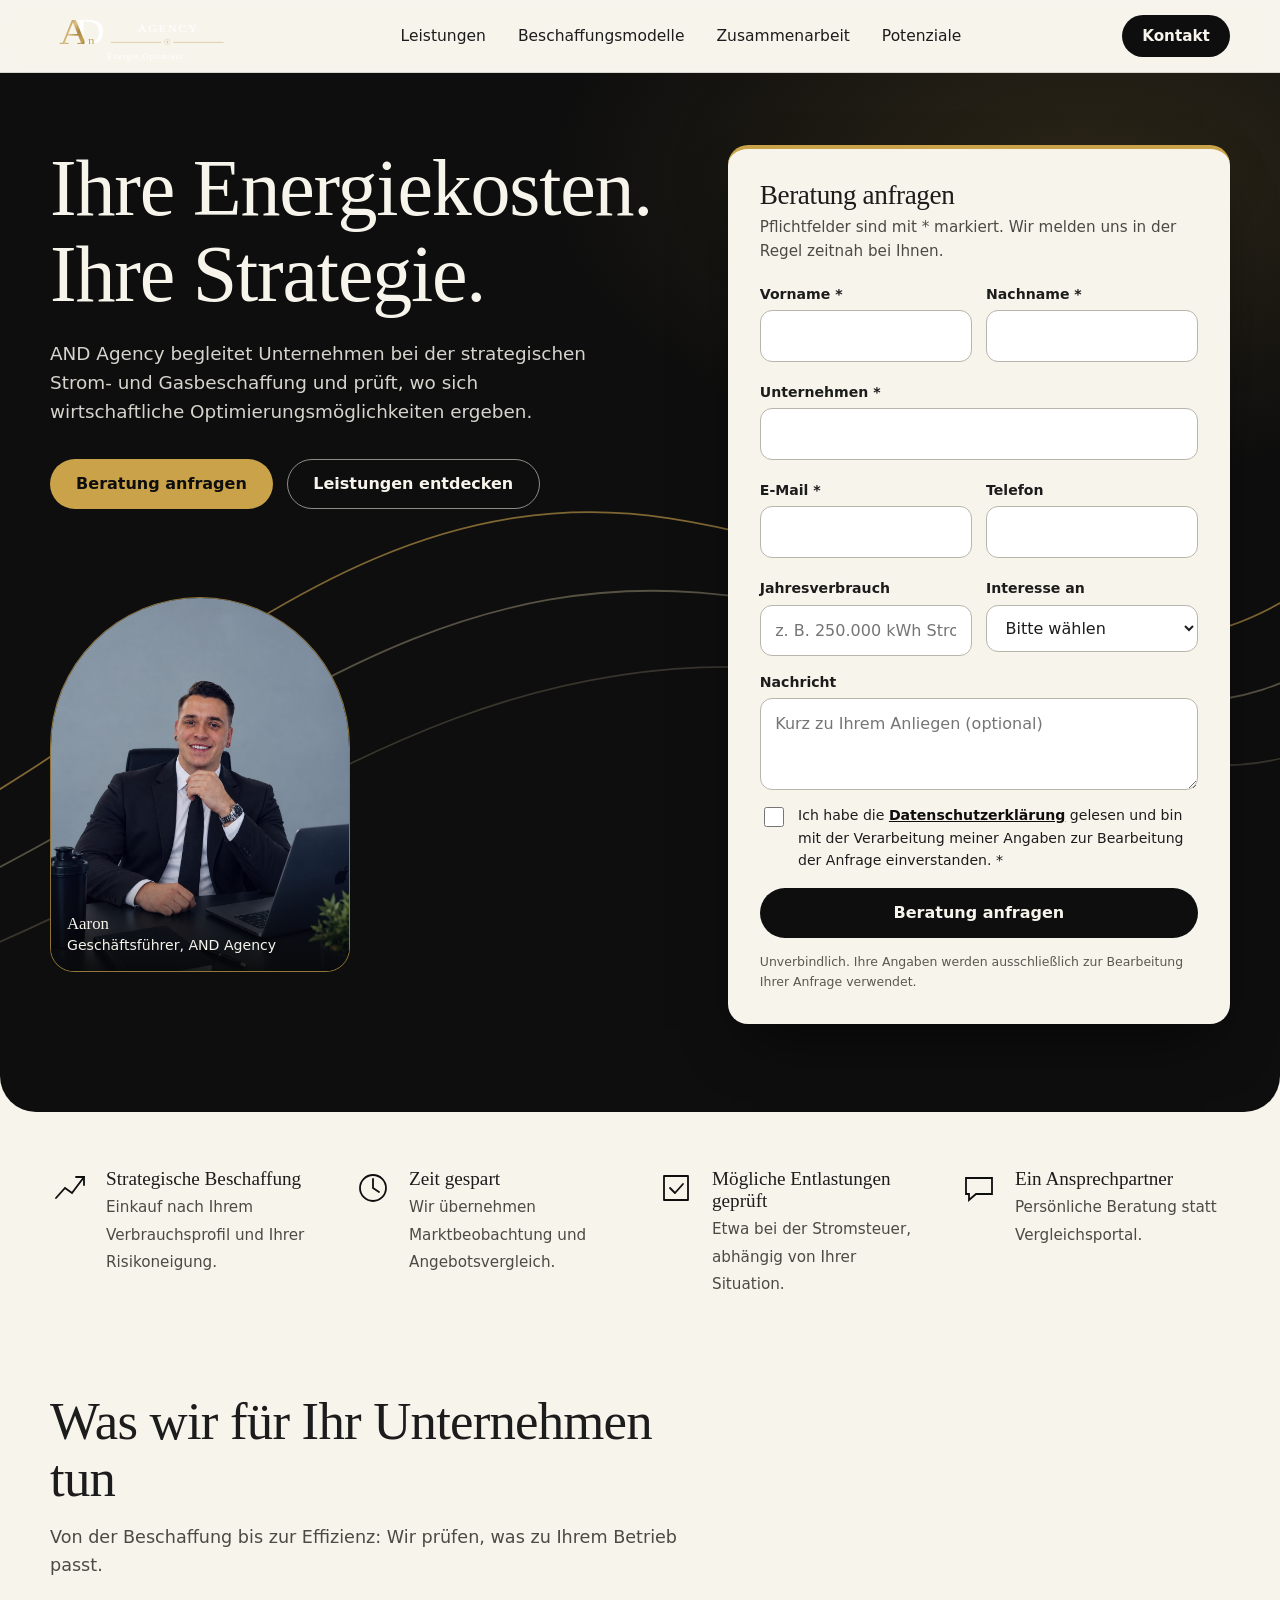
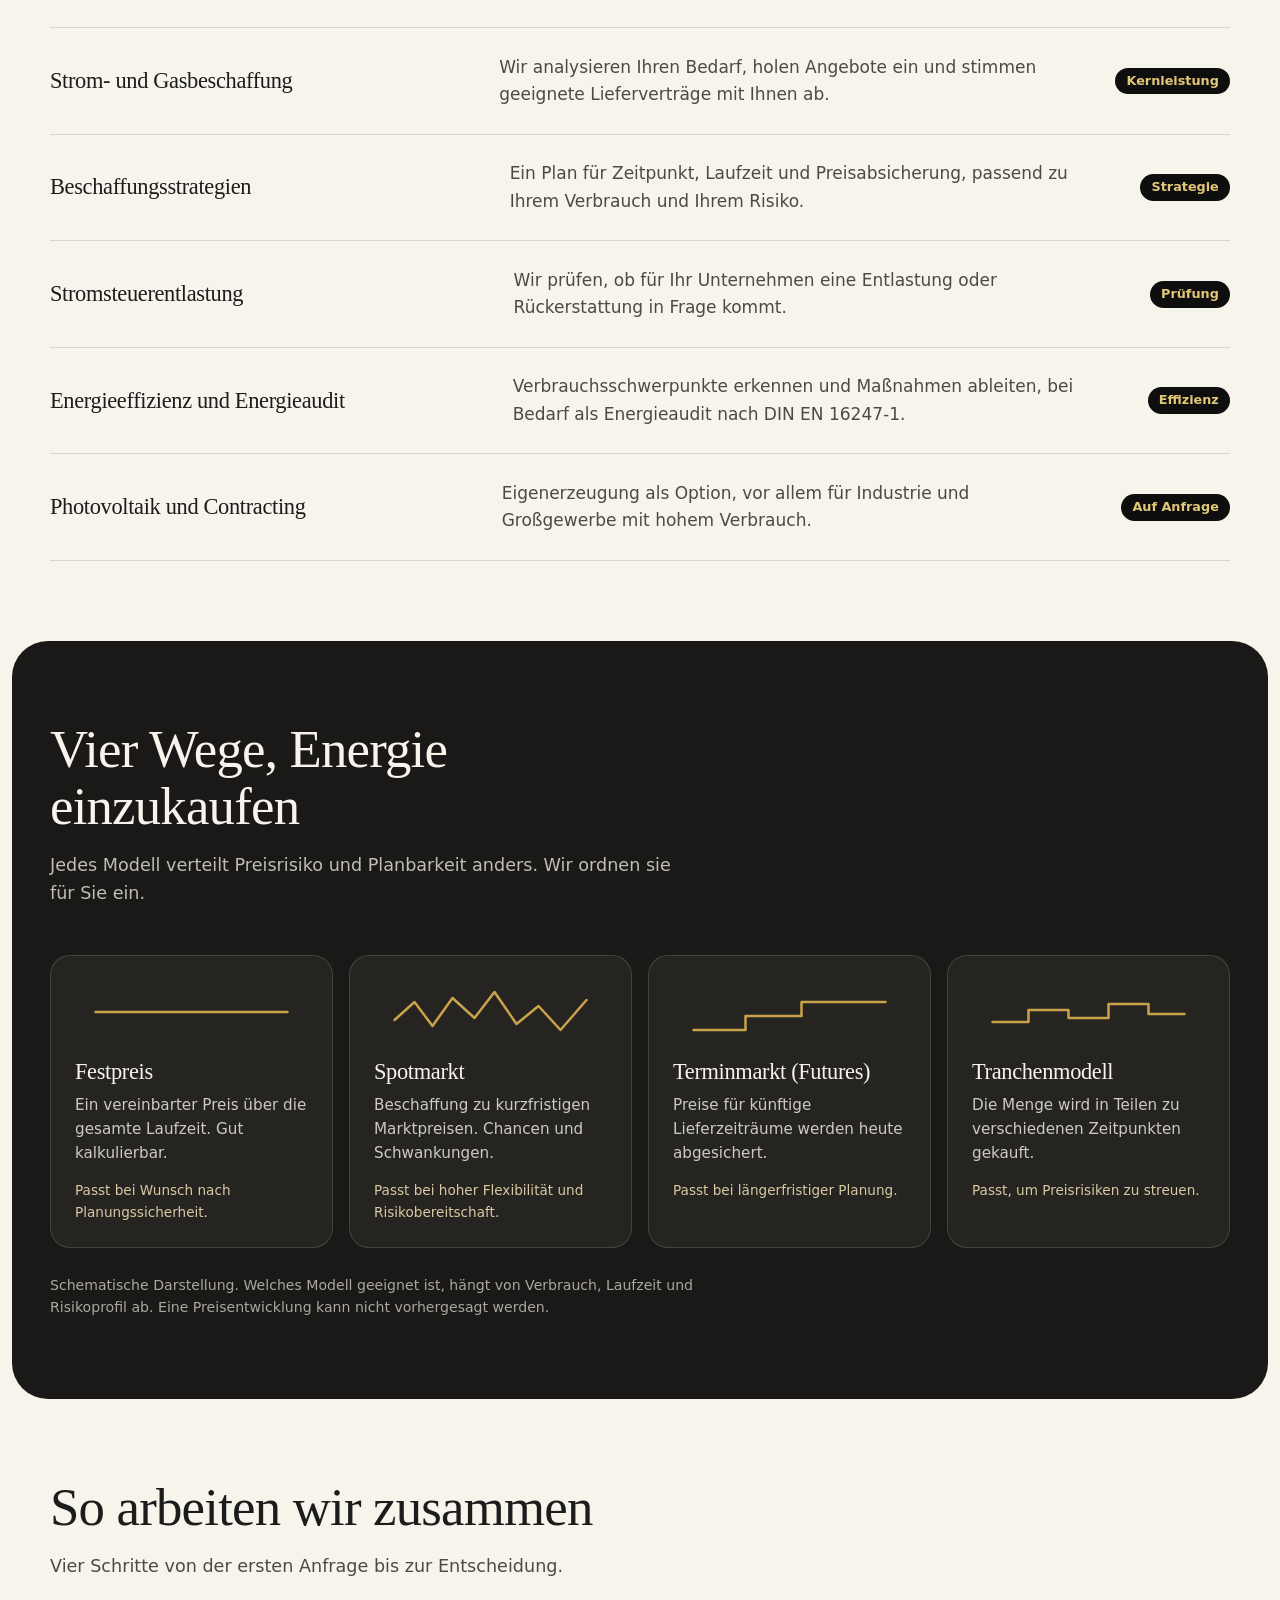
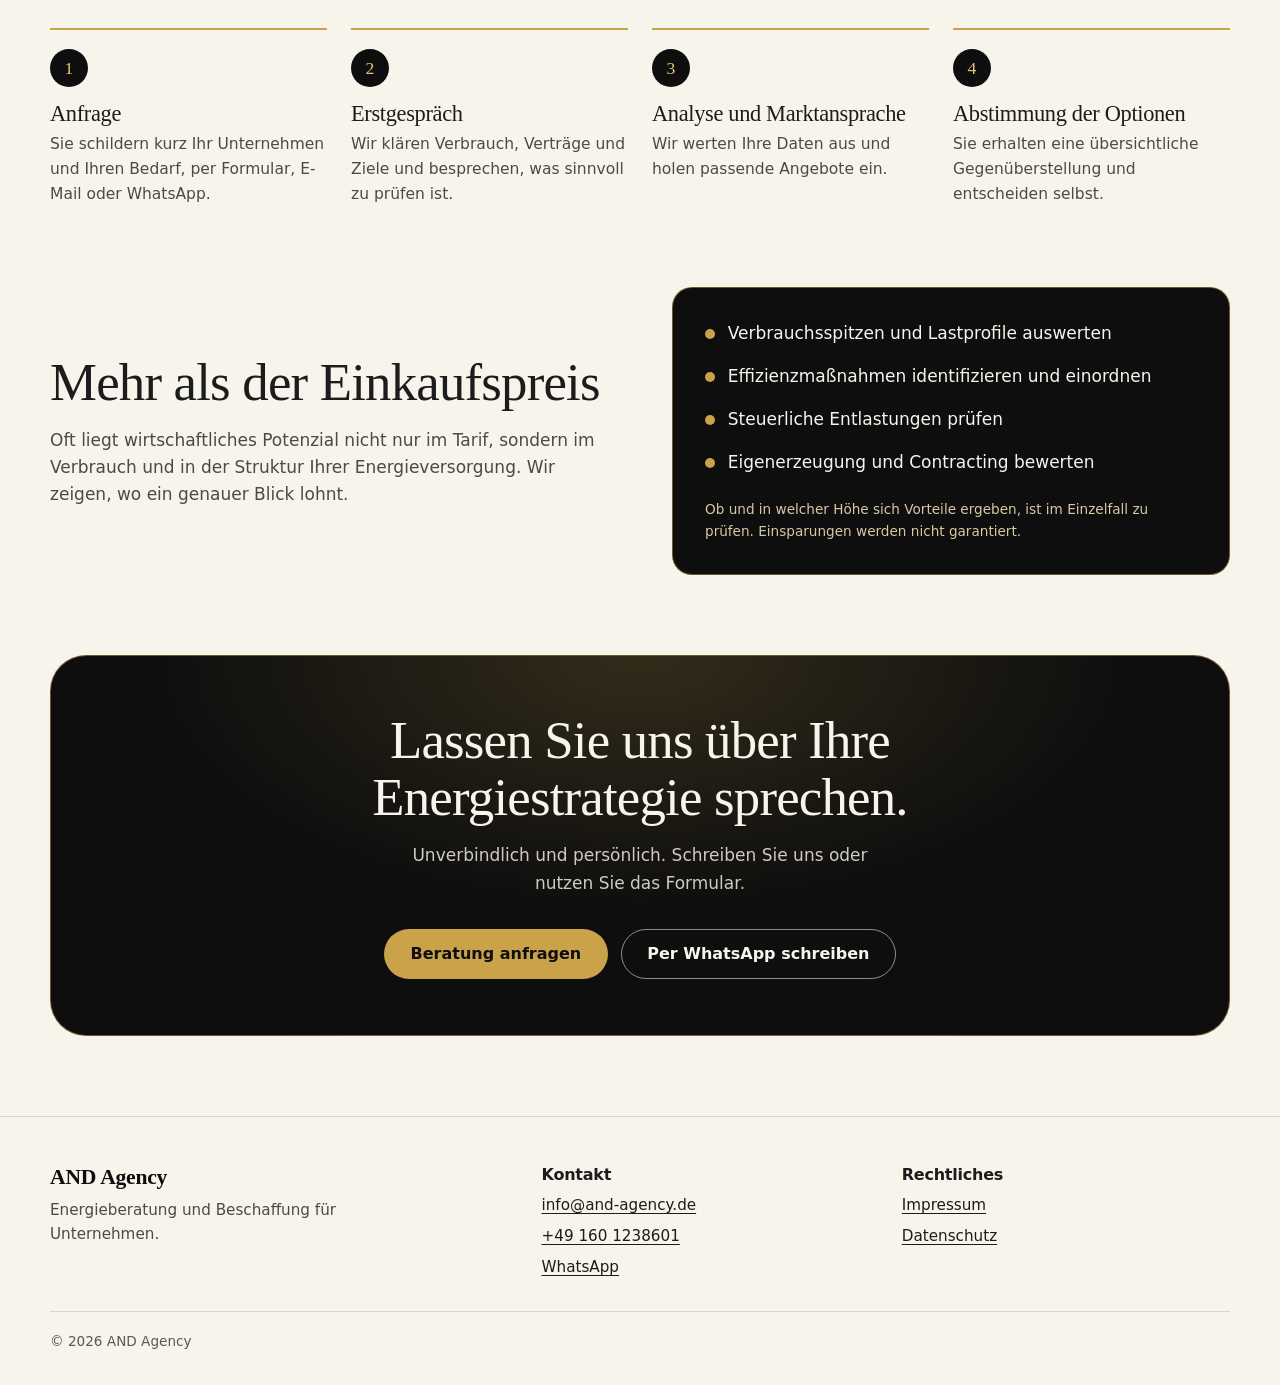
<file: strom-gas.html>
<!DOCTYPE html>
<html lang="de">
<head>
<meta charset="utf-8">
  <link rel="stylesheet" href="/and-logo.css"><meta name="viewport" content="width=device-width, initial-scale=1">
<title>Strom- und Gasberatung für Unternehmen | AND Agency</title>
<meta name="description" content="AND Agency unterstützt Unternehmen bei der strategischen Strom- und Gasbeschaffung und prüft wirtschaftliche Optimierungsmöglichkeiten. Jetzt unverbindlich Beratung anfragen.">
<link rel="canonical" href="https://www.and-agency.de/strom-gas.html">
<meta name="theme-color" content="#0e0e0e">
<meta property="og:type" content="website">
<meta property="og:title" content="Ihre Energiekosten. Ihre Strategie. | AND Agency">
<meta property="og:description" content="Strategische Strom- und Gasbeschaffung und Energieberatung für Unternehmen.">
<meta property="og:url" content="https://www.and-agency.de/strom-gas.html">
<style>
/* ===== Design-Tokens ===== */
:root{
  --cream:#f7f4ec; --cream-2:#efe9da; --black:#0e0e0e; --black-2:#1a1917;
  --ink:#1c1c1c; --gold:#c9a24a; --gold-light:#e3c778; --champagne:#d9c9a3; --line:rgba(28,28,28,.14);
  --serif:"Iowan Old Style","Palatino Linotype",Palatino,Georgia,serif;
  --sans:system-ui,-apple-system,"Segoe UI",Roboto,"Helvetica Neue",Arial,sans-serif;
  --r:20px; --wrap:1180px;
}
*,*::before,*::after{box-sizing:border-box}
html{scroll-behavior:smooth;scroll-padding-top:84px;-webkit-text-size-adjust:100%}
body{margin:0;background:var(--cream);color:var(--ink);font:400 1.0625rem/1.6 var(--sans);overflow-x:hidden}
img,svg{max-width:100%;display:block}
a{color:inherit}
h1,h2,h3{font-family:var(--serif);font-weight:500;line-height:1.08;letter-spacing:-.015em;margin:0}
h2{font-size:clamp(2rem,4.6vw,3.3rem)}
h3{font-size:1.4rem}
p{margin:0}
.wrap{width:min(100% - 2.5rem,var(--wrap));margin-inline:auto}
:focus-visible{outline:3px solid var(--gold-light);outline-offset:3px;border-radius:4px}
.on-light :focus-visible,.hdr :focus-visible,.form-card :focus-visible{outline-color:var(--black)}
.sr{position:absolute;width:1px;height:1px;overflow:hidden;clip:rect(0 0 0 0);white-space:nowrap}
.skip{position:absolute;left:1rem;top:-4rem;background:var(--gold);color:var(--black);padding:.6rem 1rem;border-radius:8px;z-index:100}
.skip:focus{top:1rem}

/* ===== Buttons ===== */
.btn{display:inline-flex;align-items:center;justify-content:center;gap:.5rem;min-height:50px;padding:.85rem 1.6rem;border-radius:999px;border:1.5px solid transparent;font:600 1rem var(--sans);text-decoration:none;cursor:pointer;transition:transform .2s,background .2s,color .2s,border-color .2s}
.btn:hover{transform:translateY(-2px)}
.btn-gold{background:var(--gold);color:var(--black)}
.btn-gold:hover{background:var(--gold-light)}
.btn-dark{background:var(--black);color:var(--cream)}
.btn-dark:hover{background:var(--gold);color:var(--black)}
.btn-ghost{border-color:rgba(247,244,236,.55);color:var(--cream)}
.btn-ghost:hover{background:rgba(201,162,74,.18);border-color:var(--gold-light)}

/* ===== Header ===== */
.hdr{position:sticky;top:0;z-index:50;background:rgba(247,244,236,.92);backdrop-filter:blur(10px);border-bottom:1px solid var(--line)}
.hdr .wrap{display:flex;align-items:center;justify-content:space-between;height:72px;gap:1rem}
.logo{display:flex;align-items:center;text-decoration:none;min-width:0}
.logo img{height:40px;width:auto}
.logo-text{font:600 1.35rem var(--serif);color:var(--black);letter-spacing:-.01em}
.nav{display:none;gap:2rem}
.nav a{text-decoration:none;font-size:.97rem;font-weight:500;padding:.3rem 0;background:linear-gradient(var(--gold),var(--gold)) 0 100%/0 2px no-repeat;transition:background-size .25s}
.nav a:hover{background-size:100% 2px}
.hdr .btn{min-height:42px;padding:.5rem 1.2rem;font-size:.95rem}
@media(min-width:900px){.nav{display:flex}}

/* ===== Hero ===== */
.hero{position:relative;background:radial-gradient(900px 500px at 85% 10%,rgba(201,162,74,.16),transparent 60%),var(--black);color:var(--cream);border-radius:0 0 36px 36px;overflow:hidden;padding:3rem 0 4rem}
.hero-lines{position:absolute;inset:0;width:100%;height:100%;opacity:.6;pointer-events:none}
.hero .wrap{position:relative;display:grid;gap:2.2rem;grid-template-areas:"copy" "form" "photo"}
.hero-copy{grid-area:copy}
.hero h1{font-size:clamp(2.6rem,8vw,5rem);margin-bottom:1.3rem}
.hero .sub{font-size:1.15rem;max-width:34rem;color:rgba(247,244,236,.86);margin-bottom:2rem}
.cta-row{display:flex;flex-wrap:wrap;gap:.8rem}
.photo{grid-area:photo;position:relative;width:min(100%,300px);aspect-ratio:4/5;border-radius:150px 150px 24px 24px;overflow:hidden;border:1px solid rgba(201,162,74,.7);background:linear-gradient(160deg,var(--black-2),#050505)}
.photo img{width:100%;height:100%;object-fit:cover;object-position:50% 20%}
.photo-fallback{position:absolute;inset:0;display:flex;align-items:flex-end;justify-content:center;text-align:center;padding:1.2rem;font-size:.85rem;color:var(--champagne)}
.photo-cap{position:absolute;left:0;right:0;bottom:0;padding:2.5rem 1rem .9rem;background:linear-gradient(transparent,rgba(8,8,8,.9));font-size:.88rem}
.photo-cap strong{display:block;font:500 1.05rem var(--serif)}
@keyframes rise{from{opacity:0;transform:translateY(22px)}to{opacity:1;transform:none}}
@keyframes draw{to{stroke-dashoffset:0}}
.hero-copy>*,.photo,.form-card{animation:rise .9s cubic-bezier(.2,.7,.2,1) both}
.hero-copy>:nth-child(2){animation-delay:.12s}.hero-copy>:nth-child(3){animation-delay:.24s}
.form-card{animation-delay:.3s}.photo{animation-delay:.4s}
.hero-lines path{stroke-dasharray:1600;stroke-dashoffset:1600;animation:draw 3.2s ease-out .2s forwards}

/* ===== Formular ===== */
.form-card{grid-area:form;background:var(--cream);color:var(--ink);border-radius:var(--r);padding:1.6rem 1.4rem;border-top:4px solid var(--gold);box-shadow:0 30px 60px -25px rgba(0,0,0,.7)}
.form-card h2{font-size:1.7rem;margin-bottom:.3rem}
.form-card .lead{font-size:.95rem;color:#4d4a43;margin-bottom:1.2rem}
.grid2{display:grid;gap:.9rem}
.field{display:flex;flex-direction:column;gap:.3rem;margin-bottom:.9rem}
.grid2 .field{margin-bottom:0}.grid2{margin-bottom:.9rem}
.field label{font-size:.88rem;font-weight:600}
.field input,.field select,.field textarea{width:100%;font:inherit;font-size:1rem;padding:.75rem .9rem;border:1.5px solid #b9b5aa;border-radius:12px;background:#fff;color:var(--ink);transition:border-color .2s,box-shadow .2s}
.field textarea{min-height:92px;resize:vertical}
.field input:hover,.field select:hover,.field textarea:hover{border-color:var(--black)}
.field input:focus,.field select:focus,.field textarea:focus{outline:none;border-color:var(--black);box-shadow:0 0 0 3px rgba(201,162,74,.55)}
.field [aria-invalid="true"]{border-color:#b3261e;background:#fff8f7}
.err{color:#a8231b;font-size:.84rem;min-height:0}
.hp{position:absolute!important;left:-9999px;width:1px;height:1px;overflow:hidden}
.consent{display:flex;gap:.7rem;align-items:flex-start;font-size:.88rem;margin:.2rem 0 1rem}
.consent input{width:20px;height:20px;margin-top:.15rem;accent-color:var(--black);flex:none}
.consent a{color:var(--black);font-weight:600}
.form-card .btn{width:100%}
.btn[disabled]{opacity:.7;cursor:progress;transform:none}
.spin{width:18px;height:18px;border:2.5px solid rgba(247,244,236,.4);border-top-color:var(--cream);border-radius:50%;animation:rot .8s linear infinite}
@keyframes rot{to{transform:rotate(360deg)}}
.status{margin-top:.9rem;font-size:.95rem;border-radius:12px;padding:0}
.status.ok,.status.bad{padding:.9rem 1rem}
.status.ok{background:#f4ecd3;color:#4a3a0c;border:1px solid #d9c27a}
.status.bad{background:#fdeceb;color:#8e1d17;border:1px solid #e7a9a5}
.fine{font-size:.78rem;color:#5c5850;margin-top:.8rem}

/* ===== Nutzenleiste ===== */
.bar{padding:3.5rem 0 1rem}
.bar ul{list-style:none;margin:0;padding:0;display:grid;gap:1.4rem}
.bar li{display:flex;gap:1rem;align-items:flex-start;padding-bottom:1.4rem;border-bottom:1px solid var(--line)}
.bar svg{flex:none;width:40px;height:40px;color:var(--black)}
.bar svg *{stroke:var(--black)}
.bar b{display:block;font:500 1.2rem var(--serif);margin-bottom:.2rem}
.bar span{font-size:.95rem;color:#4d4a43}

/* ===== Sektionen ===== */
section{padding:5rem 0}
.head{max-width:40rem;margin-bottom:3rem}
.head p{margin-top:1rem;color:#4d4a43;font-size:1.1rem}

/* Leistungen */
.svc{display:grid;gap:0;border-top:1px solid var(--line)}
.svc article{display:grid;gap:.5rem;padding:1.6rem 0;border-bottom:1px solid var(--line);transition:padding-left .3s,background .3s}
.svc article:hover{padding-left:1rem;background:linear-gradient(90deg,rgba(201,162,74,.25),transparent)}
.svc p{color:#4d4a43;max-width:38rem}
.tag{display:inline-block;width:max-content;font-size:.8rem;font-weight:600;background:var(--black);color:var(--gold-light);padding:.2rem .7rem;border-radius:999px}
@media(min-width:800px){.svc article{grid-template-columns:1fr 1.4fr auto;align-items:center;gap:2rem}}

/* Modelle */
.models{background:var(--black-2);color:var(--cream);border-radius:36px;margin:0 .75rem}
.models .head p{color:rgba(247,244,236,.75)}
.mgrid{display:grid;gap:1rem}
.model{background:rgba(247,244,236,.05);border:1px solid rgba(247,244,236,.14);border-radius:var(--r);padding:1.5rem;transition:transform .25s,border-color .25s,background .25s}
.model:hover{transform:translateY(-4px);border-color:var(--gold);background:rgba(201,162,74,.08)}
.model svg{width:100%;height:64px;margin-bottom:1rem;color:var(--gold)}
.model h3{margin-bottom:.5rem}
.model p{font-size:.95rem;color:rgba(247,244,236,.8)}
.model .for{margin-top:.9rem;font-size:.85rem;color:var(--champagne)}
@media(min-width:700px){.mgrid{grid-template-columns:1fr 1fr}}
@media(min-width:1050px){.mgrid{grid-template-columns:repeat(4,1fr)}}
.note{margin-top:1.6rem;font-size:.88rem;color:rgba(247,244,236,.65);max-width:44rem}

/* Prozess */
.steps{list-style:none;margin:0;padding:0;display:grid;gap:2rem;counter-reset:s}
.steps li{position:relative;padding-top:1.2rem;border-top:2px solid var(--gold);counter-increment:s}
.steps li::before{content:counter(s);display:grid;place-items:center;width:38px;height:38px;border-radius:50%;background:var(--black);color:var(--gold-light);font:500 1.1rem var(--serif);margin-bottom:.9rem}
.steps h3{margin-bottom:.4rem}
.steps p{font-size:.97rem;color:#4d4a43}
@media(min-width:800px){.steps{grid-template-columns:repeat(4,1fr);gap:1.5rem}}

/* Potenziale */
.pot{display:grid;gap:2.5rem;align-items:center}
.pot-box{background:var(--black);color:var(--cream);border-radius:var(--r);padding:2rem;border:1px solid rgba(201,162,74,.5)}
.pot-box ul{list-style:none;margin:0;padding:0;display:grid;gap:1rem}
.pot-box li{display:flex;gap:.8rem;align-items:flex-start}
.pot-box li::before{content:"";flex:none;width:10px;height:10px;margin-top:.55rem;border-radius:50%;background:var(--gold)}
.pot-box small{display:block;margin-top:1.4rem;color:var(--champagne);font-size:.85rem}
.pot p.t{color:#4d4a43;margin-top:1rem}
@media(min-width:900px){.pot{grid-template-columns:1fr 1fr;gap:4rem}}

/* Abschluss */
.final{padding:0 0 5rem}
.final .box{position:relative;overflow:hidden;background:radial-gradient(700px 360px at 50% 0%,rgba(201,162,74,.2),transparent 70%),var(--black);color:var(--cream);border-radius:36px;padding:3.5rem 1.6rem;text-align:center;border:1px solid rgba(201,162,74,.5)}
.final h2{max-width:34rem;margin:0 auto 1rem}
.final p{max-width:32rem;margin:0 auto 2rem;color:rgba(247,244,236,.82)}
.final .cta-row{justify-content:center}

/* Footer */
footer{border-top:1px solid var(--line);padding:3rem 0 2rem;font-size:.95rem}
.fgrid{display:grid;gap:2rem}
footer h3{font:600 1rem var(--sans);margin-bottom:.6rem}
footer ul{list-style:none;margin:0;padding:0;display:grid;gap:.4rem}
footer a{text-underline-offset:3px}
.copy{margin-top:2rem;padding-top:1.2rem;border-top:1px solid var(--line);color:#5c5850;font-size:.85rem}
@media(min-width:800px){.fgrid{grid-template-columns:1.4fr 1fr 1fr}}

/* Desktop-Hero */
@media(min-width:960px){
  .hero{padding:4.5rem 0 5.5rem}
  .hero .wrap{grid-template-columns:1.1fr .9fr;grid-template-areas:"copy form" "photo form";column-gap:4rem;align-items:start}
  .form-card{padding:2rem}
  .grid2{grid-template-columns:1fr 1fr}
  .bar ul{grid-template-columns:repeat(4,1fr);gap:2rem}
  .bar li{border-bottom:0;padding-bottom:0}
}
@media(min-width:560px){.grid2{grid-template-columns:1fr 1fr}}
@media(prefers-reduced-motion:reduce){
  *{animation:none!important;transition:none!important;scroll-behavior:auto!important}
  .hero-lines path{stroke-dashoffset:0}
}
</style>
</head>
<body>
<a class="skip" href="#main">Zum Inhalt springen</a>

<!-- ===== HEADER ===== -->
<header class="hdr">
  <div class="wrap">
        <a class="logo" href="/" aria-label="AND Agency – Startseite">
      <div class="and-logo-slot and-logo-slot--compact">
        <div class="and-logo" role="img" aria-label="AND Agency – Energie.Optimiert">
          <div class="and-logo__main">
            <div class="and-logo__symbol">
              <span class="and-logo__a">A</span>
              <span class="and-logo__d-wrap">
                <span class="and-logo__d">D</span>
                <span class="and-logo__d-cut"></span>
                <span class="and-logo__n">n</span>
              </span>
            </div>
            <div class="and-logo__agency-block">
              <div class="and-logo__agency">AGENCY</div>
              <div class="and-logo__rule">
                <span class="and-logo__rule-line"></span>
                <svg class="and-logo__shield" viewBox="0 0 32 36" aria-hidden="true">
                  <path d="M16 2 L29 7 V17 C29 25 23 31 16 34 C9 31 3 25 3 17 V7 Z" fill="none" stroke="#C6A45C" stroke-width="1.5"/>
                  <path d="M18 8 L11 19 H16 L14 27 L22 16 H17 Z" fill="#C6A45C"/>
                </svg>
                <span class="and-logo__rule-line"></span>
              </div>
            </div>
          </div>
          <div class="and-logo__claim">Energie.Optimiert</div>
        </div>
      </div>
    </a>
    <nav class="nav" aria-label="Hauptnavigation">
      <a href="#leistungen">Leistungen</a>
      <a href="#modelle">Beschaffungsmodelle</a>
      <a href="#ablauf">Zusammenarbeit</a>
      <a href="#potenziale">Potenziale</a>
    </nav>
    <a class="btn btn-dark" href="#kontakt">Kontakt</a>
  </div>
</header>

<main id="main">
<!-- ===== HERO ===== -->
<div class="hero on-dark">
  <svg class="hero-lines" viewBox="0 0 1200 700" preserveAspectRatio="xMidYMid slice" aria-hidden="true" focusable="false">
    <g fill="none" stroke="#c9a24a" stroke-width="1.2">
      <path d="M-20 560 C 220 520, 360 260, 620 300 S 980 540, 1240 120"/>
      <path d="M-20 600 C 240 560, 380 330, 640 350 S 1000 580, 1240 190" stroke="#d9c9a3" opacity=".6"/>
      <path d="M-20 640 C 260 600, 400 400, 660 400 S 1020 620, 1240 260" stroke="#d9c9a3" opacity=".35"/>
    </g>
  </svg>
  <div class="wrap">
    <div class="hero-copy">
      <h1>Ihre Energiekosten. Ihre Strategie.</h1>
      <p class="sub">AND Agency begleitet Unternehmen bei der strategischen Strom- und Gasbeschaffung und prüft, wo sich wirtschaftliche Optimierungsmöglichkeiten ergeben.</p>
      <div class="cta-row">
        <a class="btn btn-gold" href="#kontakt">Beratung anfragen</a>
        <a class="btn btn-ghost" href="#leistungen">Leistungen entdecken</a>
      </div>
    </div>

    <!-- ===== KONTAKTFORMULAR ===== -->
    <div class="form-card" id="kontakt">
      <h2>Beratung anfragen</h2>
      <p class="lead">Pflichtfelder sind mit * markiert. Wir melden uns in der Regel zeitnah bei Ihnen.</p>
      <form id="contact-form" novalidate>
        <div class="grid2">
          <div class="field">
            <label for="firstName">Vorname *</label>
            <input id="firstName" name="firstName" type="text" autocomplete="given-name" required aria-describedby="e-firstName">
            <span class="err" id="e-firstName" aria-live="polite"></span>
          </div>
          <div class="field">
            <label for="lastName">Nachname *</label>
            <input id="lastName" name="lastName" type="text" autocomplete="family-name" required aria-describedby="e-lastName">
            <span class="err" id="e-lastName" aria-live="polite"></span>
          </div>
        </div>
        <div class="field">
          <label for="company">Unternehmen *</label>
          <input id="company" name="company" type="text" autocomplete="organization" required aria-describedby="e-company">
          <span class="err" id="e-company" aria-live="polite"></span>
        </div>
        <div class="grid2">
          <div class="field">
            <label for="email">E-Mail *</label>
            <input id="email" name="email" type="email" autocomplete="email" inputmode="email" required aria-describedby="e-email">
            <span class="err" id="e-email" aria-live="polite"></span>
          </div>
          <div class="field">
            <label for="phone">Telefon</label>
            <input id="phone" name="phone" type="tel" autocomplete="tel" inputmode="tel" aria-describedby="e-phone">
            <span class="err" id="e-phone" aria-live="polite"></span>
          </div>
        </div>
        <div class="grid2">
          <div class="field">
            <label for="consumption">Jahresverbrauch</label>
            <input id="consumption" name="consumption" type="text" placeholder="z. B. 250.000 kWh Strom">
          </div>
          <div class="field">
            <label for="service">Interesse an</label>
            <select id="service" name="service">
              <option value="">Bitte wählen</option>
              <option>Strom- und Gasbeschaffung</option>
              <option>Beschaffungsstrategie</option>
              <option>Stromsteuerentlastung</option>
              <option>Energieeffizienz / Energieaudit</option>
              <option>Photovoltaik / Contracting</option>
              <option>Sonstiges</option>
            </select>
          </div>
        </div>
        <div class="field">
          <label for="message">Nachricht</label>
          <textarea id="message" name="message" placeholder="Kurz zu Ihrem Anliegen (optional)"></textarea>
        </div>
        <!-- Honeypot der bestehenden API: muss leer bleiben, für Menschen unsichtbar -->
        <div class="hp" aria-hidden="true">
          <label for="website">Website</label>
          <input id="website" name="website" type="text" tabindex="-1" autocomplete="off">
        </div>
        <div class="consent">
          <input id="privacy" type="checkbox" required aria-describedby="e-privacy">
          <label for="privacy">Ich habe die <a href="https://www.and-agency.de/#datenschutz">Datenschutzerklärung</a> gelesen und bin mit der Verarbeitung meiner Angaben zur Bearbeitung der Anfrage einverstanden. *</label>
        </div>
        <span class="err" id="e-privacy" aria-live="polite"></span>
        <button class="btn btn-dark" type="submit" id="submit-btn"><span id="btn-label">Beratung anfragen</span></button>
        <div class="status" id="status" role="status" aria-live="polite" tabindex="-1"></div>
      </form>
      <p class="fine">Unverbindlich. Ihre Angaben werden ausschließlich zur Bearbeitung Ihrer Anfrage verwendet.</p>
    </div>

    <!-- ===== PORTRÄT ===== -->
    <div class="photo">
      <!-- FOTO-PLATZHALTER: Hier wird Ihr Business-Porträt angezeigt.
           Datei hochladen als: assets/portrait-aaron.jpg (Hochformat 4:5, mind. 900 × 1125 px).
           Pfad bei Bedarf unten im src-Attribut ändern. Fehlt die Datei, bleibt der Platzhalter-Rahmen sichtbar. -->
      <img src="assets/portrait-aaron.jpg" alt="Aaron, Geschäftsführer der AND Agency" width="900" height="1200" fetchpriority="high" onerror="this.style.display='none'">
      <div class="photo-cap"><strong>Aaron</strong>Geschäftsführer, AND Agency</div>
    </div>
  </div>
</div>

<!-- ===== NUTZENLEISTE ===== -->
<div class="bar">
  <div class="wrap">
    <ul>
      <li>
        <svg viewBox="0 0 40 40" fill="none" stroke-width="1.8" stroke-linecap="round" aria-hidden="true"><path d="M6 30 L15 20 L22 25 L34 9"/><path d="M26 9h8v8"/></svg>
        <div><b>Strategische Beschaffung</b><span>Einkauf nach Ihrem Verbrauchsprofil und Ihrer Risikoneigung.</span></div>
      </li>
      <li>
        <svg viewBox="0 0 40 40" fill="none" stroke-width="1.8" stroke-linecap="round" aria-hidden="true"><circle cx="20" cy="20" r="13"/><path d="M20 11v9l6 4"/></svg>
        <div><b>Zeit gespart</b><span>Wir übernehmen Marktbeobachtung und Angebotsvergleich.</span></div>
      </li>
      <li>
        <svg viewBox="0 0 40 40" fill="none" stroke-width="1.8" stroke-linecap="round" stroke-linejoin="round" aria-hidden="true"><path d="M8 8h24v24H8z"/><path d="M14 20l5 5 8-9"/></svg>
        <div><b>Mögliche Entlastungen geprüft</b><span>Etwa bei der Stromsteuer, abhängig von Ihrer Situation.</span></div>
      </li>
      <li>
        <svg viewBox="0 0 40 40" fill="none" stroke-width="1.8" stroke-linecap="round" aria-hidden="true"><path d="M7 10h26v16H17l-7 6v-6H7z"/></svg>
        <div><b>Ein Ansprechpartner</b><span>Persönliche Beratung statt Vergleichsportal.</span></div>
      </li>
    </ul>
  </div>
</div>

<!-- ===== LEISTUNGEN ===== -->
<section id="leistungen" class="on-light">
  <div class="wrap">
    <div class="head">
      <h2>Was wir für Ihr Unternehmen tun</h2>
      <p>Von der Beschaffung bis zur Effizienz: Wir prüfen, was zu Ihrem Betrieb passt.</p>
    </div>
    <div class="svc">
      <article><h3>Strom- und Gasbeschaffung</h3><p>Wir analysieren Ihren Bedarf, holen Angebote ein und stimmen geeignete Lieferverträge mit Ihnen ab.</p><span class="tag">Kernleistung</span></article>
      <article><h3>Beschaffungsstrategien</h3><p>Ein Plan für Zeitpunkt, Laufzeit und Preisabsicherung, passend zu Ihrem Verbrauch und Ihrem Risiko.</p><span class="tag">Strategie</span></article>
      <article><h3>Stromsteuerentlastung</h3><p>Wir prüfen, ob für Ihr Unternehmen eine Entlastung oder Rückerstattung in Frage kommt.</p><span class="tag">Prüfung</span></article>
      <article><h3>Energieeffizienz und Energieaudit</h3><p>Verbrauchsschwerpunkte erkennen und Maßnahmen ableiten, bei Bedarf als Energieaudit nach DIN EN 16247-1.</p><span class="tag">Effizienz</span></article>
      <article><h3>Photovoltaik und Contracting</h3><p>Eigenerzeugung als Option, vor allem für Industrie und Großgewerbe mit hohem Verbrauch.</p><span class="tag">Auf Anfrage</span></article>
    </div>
  </div>
</section>

<!-- ===== BESCHAFFUNGSMODELLE ===== -->
<section id="modelle" class="models">
  <div class="wrap">
    <div class="head">
      <h2>Vier Wege, Energie einzukaufen</h2>
      <p>Jedes Modell verteilt Preisrisiko und Planbarkeit anders. Wir ordnen sie für Sie ein.</p>
    </div>
    <div class="mgrid">
      <div class="model">
        <svg viewBox="0 0 200 64" fill="none" stroke="currentColor" stroke-width="2.5" stroke-linecap="round" aria-hidden="true"><path d="M4 32 H196"/></svg>
        <h3>Festpreis</h3>
        <p>Ein vereinbarter Preis über die gesamte Laufzeit. Gut kalkulierbar.</p>
        <p class="for">Passt bei Wunsch nach Planungssicherheit.</p>
      </div>
      <div class="model">
        <svg viewBox="0 0 200 64" fill="none" stroke="currentColor" stroke-width="2.5" stroke-linecap="round" stroke-linejoin="round" aria-hidden="true"><path d="M4 40 L24 22 L42 46 L62 18 L84 38 L104 12 L126 44 L148 26 L170 50 L196 20"/></svg>
        <h3>Spotmarkt</h3>
        <p>Beschaffung zu kurzfristigen Marktpreisen. Chancen und Schwankungen.</p>
        <p class="for">Passt bei hoher Flexibilität und Risikobereitschaft.</p>
      </div>
      <div class="model">
        <svg viewBox="0 0 200 64" fill="none" stroke="currentColor" stroke-width="2.5" stroke-linecap="round" stroke-linejoin="round" aria-hidden="true"><path d="M4 50 H56 V36 H112 V22 H196"/></svg>
        <h3>Terminmarkt (Futures)</h3>
        <p>Preise für künftige Lieferzeiträume werden heute abgesichert.</p>
        <p class="for">Passt bei längerfristiger Planung.</p>
      </div>
      <div class="model">
        <svg viewBox="0 0 200 64" fill="none" stroke="currentColor" stroke-width="2.5" stroke-linecap="round" stroke-linejoin="round" aria-hidden="true"><path d="M4 42 H40 V30 H80 V38 H120 V24 H160 V34 H196"/></svg>
        <h3>Tranchenmodell</h3>
        <p>Die Menge wird in Teilen zu verschiedenen Zeitpunkten gekauft.</p>
        <p class="for">Passt, um Preisrisiken zu streuen.</p>
      </div>
    </div>
    <p class="note">Schematische Darstellung. Welches Modell geeignet ist, hängt von Verbrauch, Laufzeit und Risikoprofil ab. Eine Preisentwicklung kann nicht vorhergesagt werden.</p>
  </div>
</section>

<!-- ===== ZUSAMMENARBEIT ===== -->
<section id="ablauf" class="on-light">
  <div class="wrap">
    <div class="head">
      <h2>So arbeiten wir zusammen</h2>
      <p>Vier Schritte von der ersten Anfrage bis zur Entscheidung.</p>
    </div>
    <ol class="steps">
      <li><h3>Anfrage</h3><p>Sie schildern kurz Ihr Unternehmen und Ihren Bedarf, per Formular, E-Mail oder WhatsApp.</p></li>
      <li><h3>Erstgespräch</h3><p>Wir klären Verbrauch, Verträge und Ziele und besprechen, was sinnvoll zu prüfen ist.</p></li>
      <li><h3>Analyse und Marktansprache</h3><p>Wir werten Ihre Daten aus und holen passende Angebote ein.</p></li>
      <li><h3>Abstimmung der Optionen</h3><p>Sie erhalten eine übersichtliche Gegenüberstellung und entscheiden selbst.</p></li>
    </ol>
  </div>
</section>

<!-- ===== WEITERE POTENZIALE ===== -->
<section id="potenziale" class="on-light" style="padding-top:0">
  <div class="wrap pot">
    <div>
      <h2>Mehr als der Einkaufspreis</h2>
      <p class="t">Oft liegt wirtschaftliches Potenzial nicht nur im Tarif, sondern im Verbrauch und in der Struktur Ihrer Energieversorgung. Wir zeigen, wo ein genauer Blick lohnt.</p>
    </div>
    <div class="pot-box">
      <ul>
        <li>Verbrauchsspitzen und Lastprofile auswerten</li>
        <li>Effizienzmaßnahmen identifizieren und einordnen</li>
        <li>Steuerliche Entlastungen prüfen</li>
        <li>Eigenerzeugung und Contracting bewerten</li>
      </ul>
      <small>Ob und in welcher Höhe sich Vorteile ergeben, ist im Einzelfall zu prüfen. Einsparungen werden nicht garantiert.</small>
    </div>
  </div>
</section>

<!-- ===== ABSCHLUSS-CTA ===== -->
<div class="final">
  <div class="wrap">
    <div class="box">
      <h2>Lassen Sie uns über Ihre Energiestrategie sprechen.</h2>
      <p>Unverbindlich und persönlich. Schreiben Sie uns oder nutzen Sie das Formular.</p>
      <div class="cta-row">
        <a class="btn btn-gold" href="#kontakt">Beratung anfragen</a>
        <a class="btn btn-ghost" href="https://wa.me/491601238601" target="_blank" rel="noopener">Per WhatsApp schreiben</a>
      </div>
    </div>
  </div>
</div>
</main>

<!-- ===== FOOTER ===== -->
<footer>
  <div class="wrap">
    <div class="fgrid">
      <div>
        <p class="logo-text">AND Agency</p>
        <p style="margin-top:.5rem;color:#4d4a43;max-width:20rem">Energieberatung und Beschaffung für Unternehmen.</p>
      </div>
      <div>
        <h3>Kontakt</h3>
        <ul>
          <li><a href="mailto:info@and-agency.de">info@and-agency.de</a></li>
          <li><a href="tel:+491601238601">+49 160 1238601</a></li>
          <li><a href="https://wa.me/491601238601" target="_blank" rel="noopener">WhatsApp</a></li>
        </ul>
      </div>
      <div>
        <h3>Rechtliches</h3>
        <ul>
          <li><a href="https://www.and-agency.de/#impressum">Impressum</a></li>
          <li><a href="https://www.and-agency.de/#datenschutz">Datenschutz</a></li>
        </ul>
      </div>
    </div>
    <p class="copy">© <span id="year">2026</span> AND Agency</p>
  </div>
</footer>

<script>
(function () {
  'use strict';
  var API_URL = '/api/contact'; // bestehender Endpunkt, unverändert
  var form = document.getElementById('contact-form');
  var btn = document.getElementById('submit-btn');
  var label = document.getElementById('btn-label');
  var statusEl = document.getElementById('status');
  var EMAIL_RE = /^[^\s@]+@[^\s@]+\.[^\s@]{2,}$/;
  var PHONE_RE = /^[+0-9][0-9\s()\/.\-]{5,24}$/;
  document.getElementById('year').textContent = new Date().getFullYear();

  var rules = {
    firstName: function (v) { return v ? '' : 'Bitte geben Sie Ihren Vornamen ein.'; },
    lastName:  function (v) { return v ? '' : 'Bitte geben Sie Ihren Nachnamen ein.'; },
    company:   function (v) { return v ? '' : 'Bitte geben Sie den Namen Ihres Unternehmens ein.'; },
    email:     function (v) {
      if (!v) return 'Bitte geben Sie Ihre E-Mail-Adresse ein.';
      return EMAIL_RE.test(v) ? '' : 'Bitte prüfen Sie die E-Mail-Adresse, z. B. name@firma.de.';
    },
    phone:     function (v) { return !v || PHONE_RE.test(v) ? '' : 'Bitte geben Sie eine gültige Telefonnummer ein, z. B. +49 160 1234567.'; }
  };

  function setError(id, msg) {
    var field = document.getElementById(id);
    var out = document.getElementById('e-' + id);
    if (out) out.textContent = msg;
    if (field && field.type !== 'checkbox') field.setAttribute('aria-invalid', msg ? 'true' : 'false');
  }
  function validateField(id) {
    var el = document.getElementById(id);
    var msg = rules[id](el.value.trim());
    setError(id, msg);
    return !msg;
  }
  function validatePrivacy() {
    var ok = document.getElementById('privacy').checked;
    setError('privacy', ok ? '' : 'Bitte stimmen Sie der Datenschutzerklärung zu.');
    return ok;
  }
  function showStatus(type, text) {
    statusEl.className = 'status ' + type;
    statusEl.textContent = text;
    statusEl.focus();
  }

  Object.keys(rules).forEach(function (id) {
    document.getElementById(id).addEventListener('blur', function () { validateField(id); });
  });

  form.addEventListener('submit', function (e) {
    e.preventDefault();
    statusEl.className = 'status'; statusEl.textContent = '';

    var firstInvalid = null;
    Object.keys(rules).forEach(function (id) {
      if (!validateField(id) && !firstInvalid) firstInvalid = document.getElementById(id);
    });
    if (!validatePrivacy() && !firstInvalid) firstInvalid = document.getElementById('privacy');
    if (firstInvalid) { firstInvalid.focus(); return; }

    // Payload exakt im Format der bestehenden API
    var payload = {
      firstName:   document.getElementById('firstName').value.trim(),
      lastName:    document.getElementById('lastName').value.trim(),
      company:     document.getElementById('company').value.trim(),
      email:       document.getElementById('email').value.trim(),
      phone:       document.getElementById('phone').value.trim(),
      consumption: document.getElementById('consumption').value.trim(),
      service:     document.getElementById('service').value,
      message:     document.getElementById('message').value.trim(),
      website:     document.getElementById('website').value // Honeypot
    };

    btn.disabled = true;
    btn.setAttribute('aria-busy', 'true');
    label.textContent = 'Wird gesendet …';
    var spin = document.createElement('span'); spin.className = 'spin'; spin.id = 'spin';
    btn.insertBefore(spin, label);

    fetch(API_URL, {
      method: 'POST',
      headers: { 'Content-Type': 'application/json' },
      body: JSON.stringify(payload)
    })
    .then(function (res) {
      return res.json().catch(function () { return {}; }).then(function (data) {
        if (res.ok) {
          form.reset();
          showStatus('ok', 'Vielen Dank, Ihre Anfrage ist bei uns eingegangen. Wir melden uns zeitnah bei Ihnen.');
        } else {
          var apiMsg = data && (data.error || data.message);
          showStatus('bad', (typeof apiMsg === 'string' && apiMsg ? apiMsg + ' ' : 'Die Anfrage konnte nicht gesendet werden. ') +
            'Bitte prüfen Sie Ihre Angaben oder schreiben Sie uns an info@and-agency.de.');
        }
      });
    })
    .catch(function () {
      showStatus('bad', 'Keine Verbindung zum Server. Bitte versuchen Sie es erneut oder schreiben Sie uns an info@and-agency.de.');
    })
    .then(function () {
      btn.disabled = false;
      btn.removeAttribute('aria-busy');
      label.textContent = 'Beratung anfragen';
      var s = document.getElementById('spin'); if (s) s.remove();
    });
  });
})();
</script>
</body>
</html>
</file>
<file: and-logo.css>
.and-logo-slot {
  display: block;
  position: relative;
  flex: 0 0 auto;
  overflow: visible;
}

.and-logo {
  display: inline-block;
  position: relative;
  width: 370px;
  box-sizing: border-box;
  padding: 12px 18px 10px;
  background: transparent;
  color: #fff;
  font-family: Arial, sans-serif;
  transform-origin: top left;
}

.and-logo__main {
  display: flex;
  align-items: center;
  gap: 0;
}

.and-logo__symbol {
  display: flex;
  align-items: center;
  flex: 0 0 auto;
  font-family: Georgia, serif;
  font-size: 80px;
  line-height: .9;
  letter-spacing: -9px;
}

.and-logo__a {
  position: relative;
  z-index: 2;
  background: linear-gradient(115deg, #88652F 0%, #B99450 28%, #DCC184 48%, #A98543 66%, #C6A45C 85%, #8D6B35 100%);
  background-clip: text;
  -webkit-background-clip: text;
  color: transparent;
}

.and-logo__d-wrap {
  position: relative;
  display: inline-block;
  margin-left: -18px;
  color: #fff;
  z-index: 1;
  letter-spacing: 0;
}

.and-logo__d {
  display: block;
}

.and-logo__d-cut {
  display: none;
}

.and-logo__n {
  position: absolute;
  left: 25px;
  bottom: 5px;
  color: #C6A45C;
  font-family: Georgia, serif;
  font-size: 25px;
  line-height: 1;
}

.and-logo__agency-block {
  flex: 1;
  min-width: 0;
  margin-left: -3px;
  padding-top: 4px;
}

.and-logo__agency {
  text-align: center;
  font-family: "Didot", "Bodoni 72", "Bodoni MT", "Times New Roman", serif;
  font-size: 24px;
  font-weight: 400;
  letter-spacing: 3px;
  padding-left: 3px;
  color: #fff;
  white-space: nowrap;
}

.and-logo__rule {
  display: flex;
  align-items: center;
  justify-content: center;
  gap: 5px;
  width: 88%;
  margin: 5px auto 0;
}

.and-logo__rule-line {
  flex: 1;
  height: 1px;
  background: #C6A45C;
}

.and-logo__shield {
  display: block;
  flex: 0 0 13px;
  width: 13px;
  height: 15px;
  opacity: .8;
}

.and-logo__claim {
  display: block;
  position: relative;
  left: 50%;
  transform: translateX(-50%);
  width: max-content;
  margin: 7px 0 0;
  text-align: center;
  font-family: Georgia, serif;
  font-size: 16px;
  letter-spacing: 1.8px;
  color: #fff;
  white-space: nowrap;
}

/* NAVIGATION */

.and-logo-slot--nav {
  width: 204px;
  height: 55px;
}

.and-logo-slot--nav .and-logo {
  transform: scaleX(.55) scaleY(.48);
}

/* ÜBER UNS */

.and-logo-slot--about {
  width: 100%;
  height: 112px;
  display: flex;
  align-items: center;
  justify-content: center;
}

.and-logo-slot--about .and-logo {
  transform: scaleX(.68) scaleY(.61);
  transform-origin: center center;
}

/* FOOTER */

.and-logo-slot--footer {
  width: 170px;
  height: 48px;
  margin-bottom: 1rem;
}

.and-logo-slot--footer .and-logo {
  transform: scaleX(.46) scaleY(.42);
}

/* GEWERBESTROM */

.and-logo-slot--compact {
  width: 190px;
  height: 52px;
}

.and-logo-slot--compact .and-logo {
  transform: scaleX(.515) scaleY(.45);
}

/* DANKE-SEITE */

.and-logo-slot--thankyou {
  width: 205px;
  height: 55px;
  max-width: 100%;
}

.and-logo-slot--thankyou .and-logo {
  transform: scaleX(.555) scaleY(.48);
}

/* MOBILE */

@media (max-width: 600px) {
  .and-logo-slot--nav {
    width: 128px;
    height: 38px;
  }

  .and-logo-slot--nav .and-logo {
    transform: scaleX(.346) scaleY(.33);
  }

  .and-logo-slot--compact {
    width: 126px;
    height: 36px;
  }

  .and-logo-slot--compact .and-logo {
    transform: scaleX(.34) scaleY(.31);
  }

  .and-logo-slot--thankyou {
    width: 190px;
    height: 52px;
  }

  .and-logo-slot--thankyou .and-logo {
    transform: scaleX(.514) scaleY(.45);
  }

  .and-logo-slot--about {
    height: 100px;
  }

  .and-logo-slot--about .and-logo {
    transform: scaleX(.58) scaleY(.52);
  }

  .and-logo-slot--footer {
    width: 150px;
    height: 43px;
  }

  .and-logo-slot--footer .and-logo {
    transform: scaleX(.405) scaleY(.38);
  }
}
</file>
